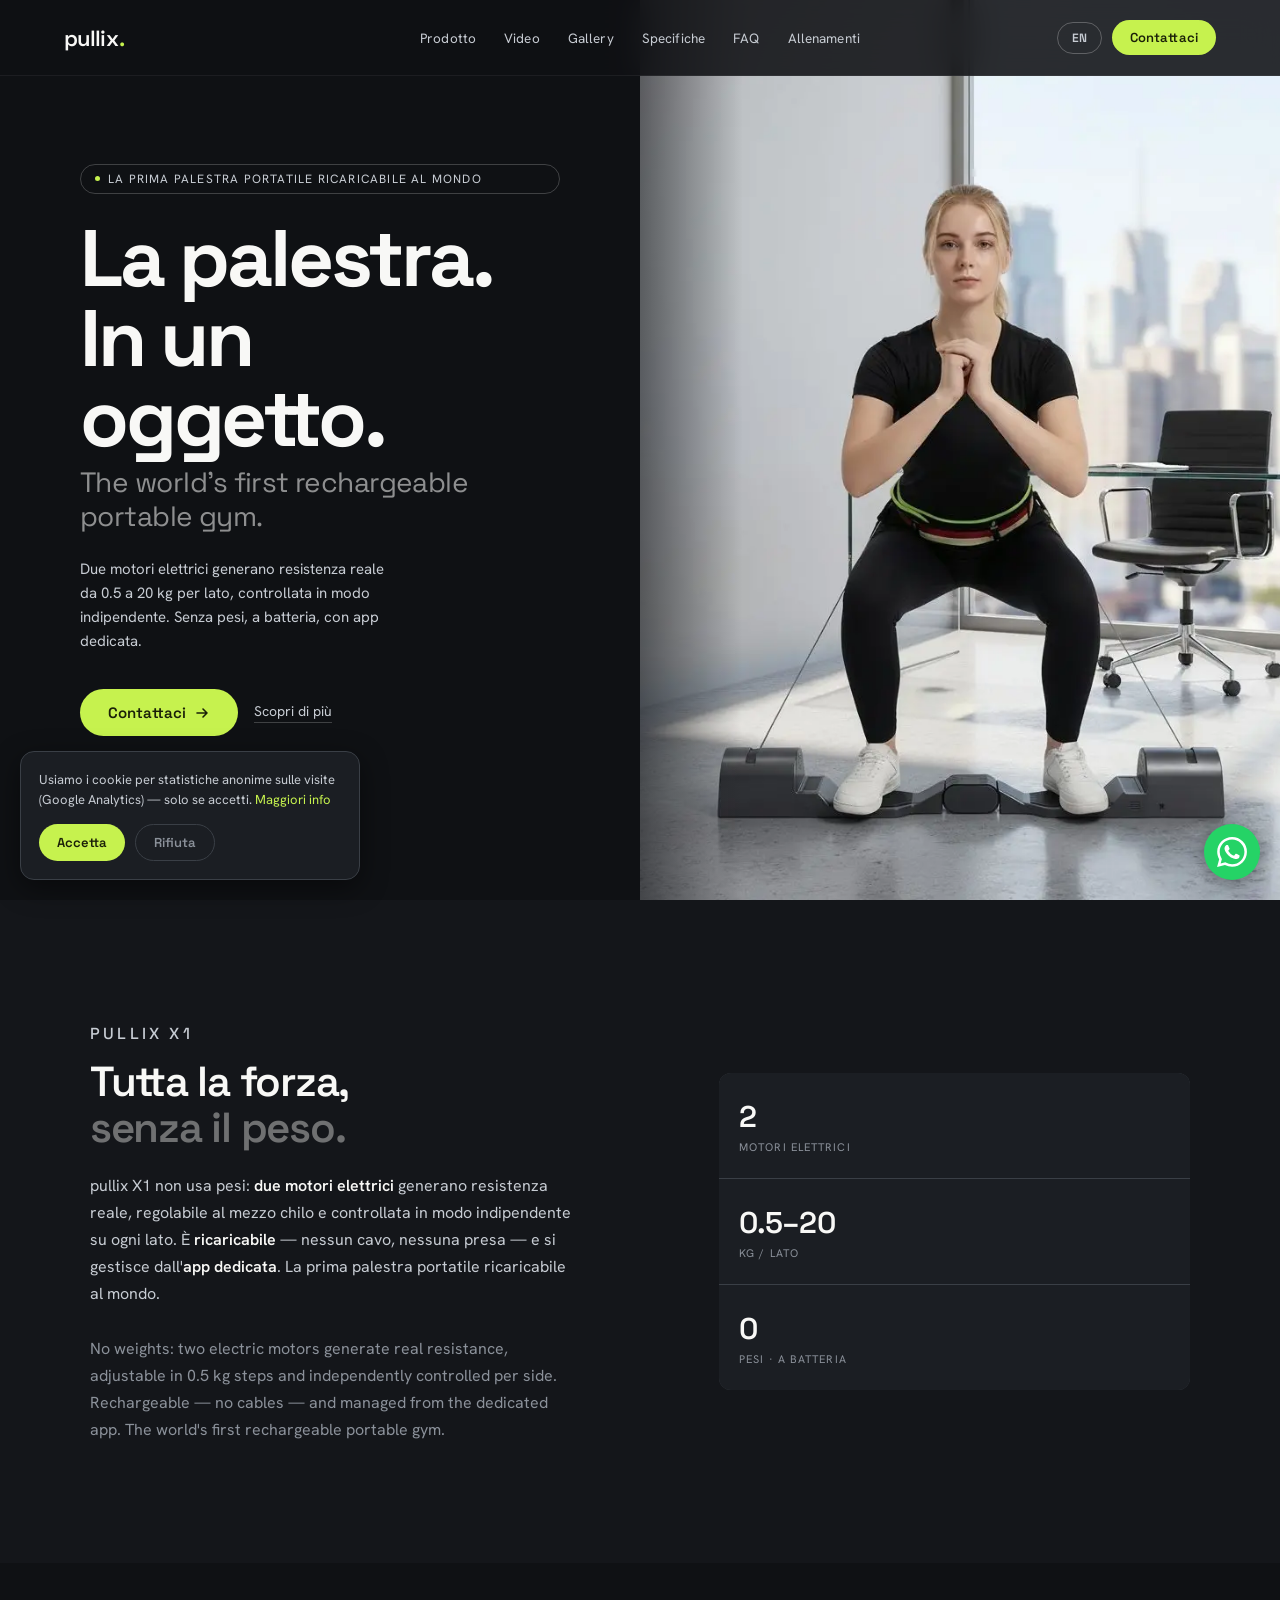
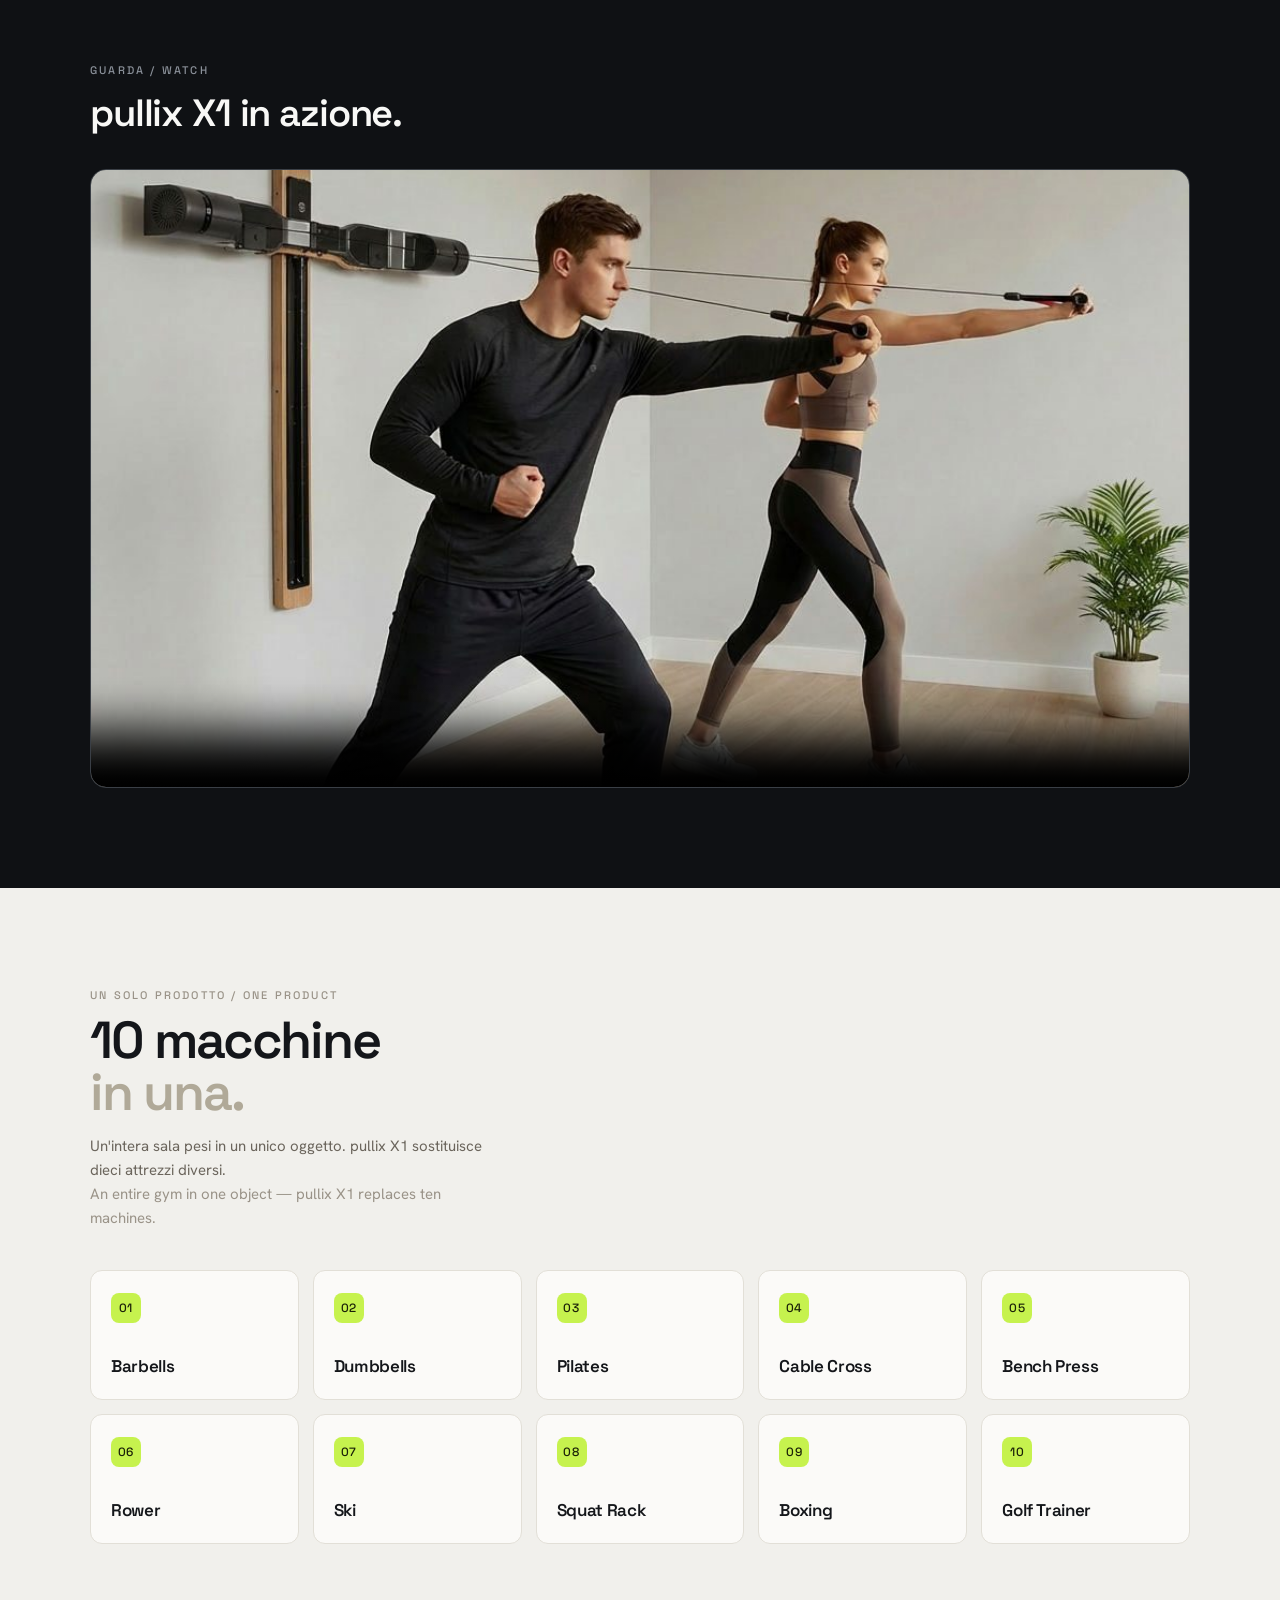
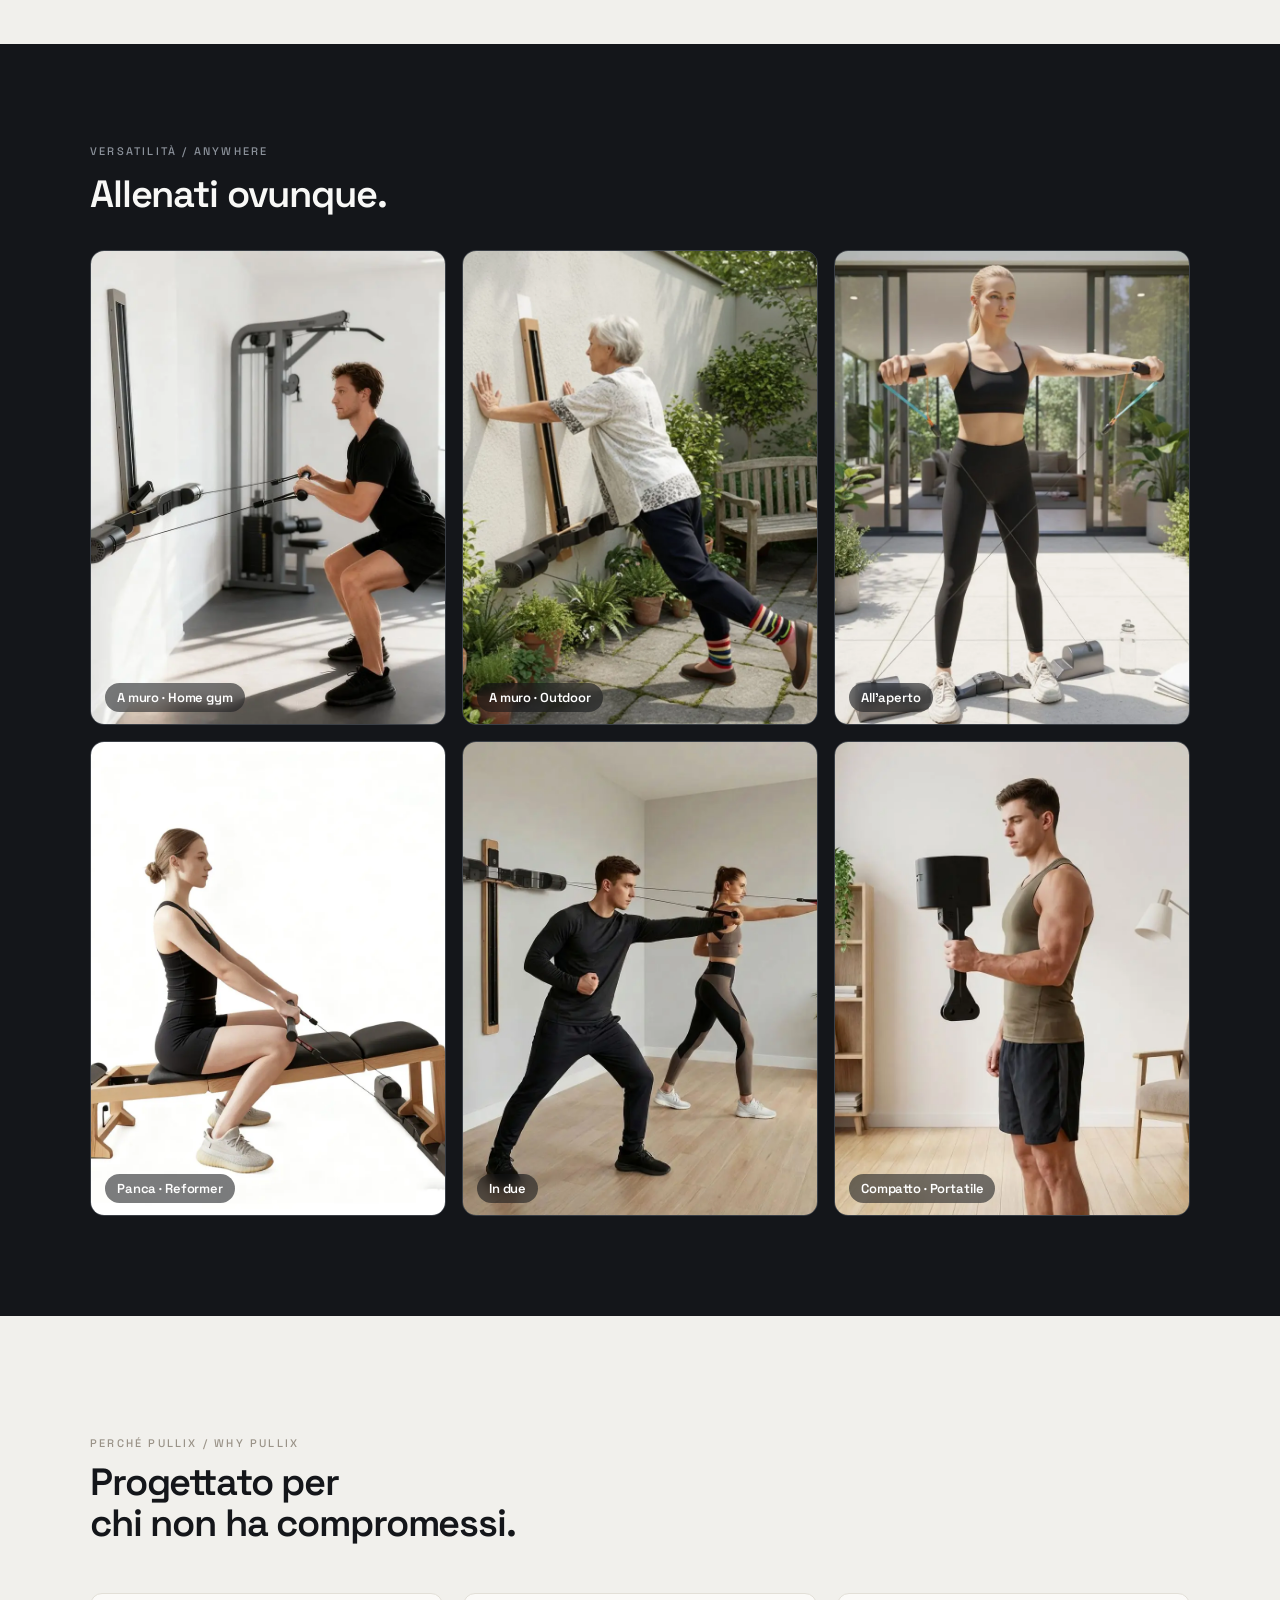
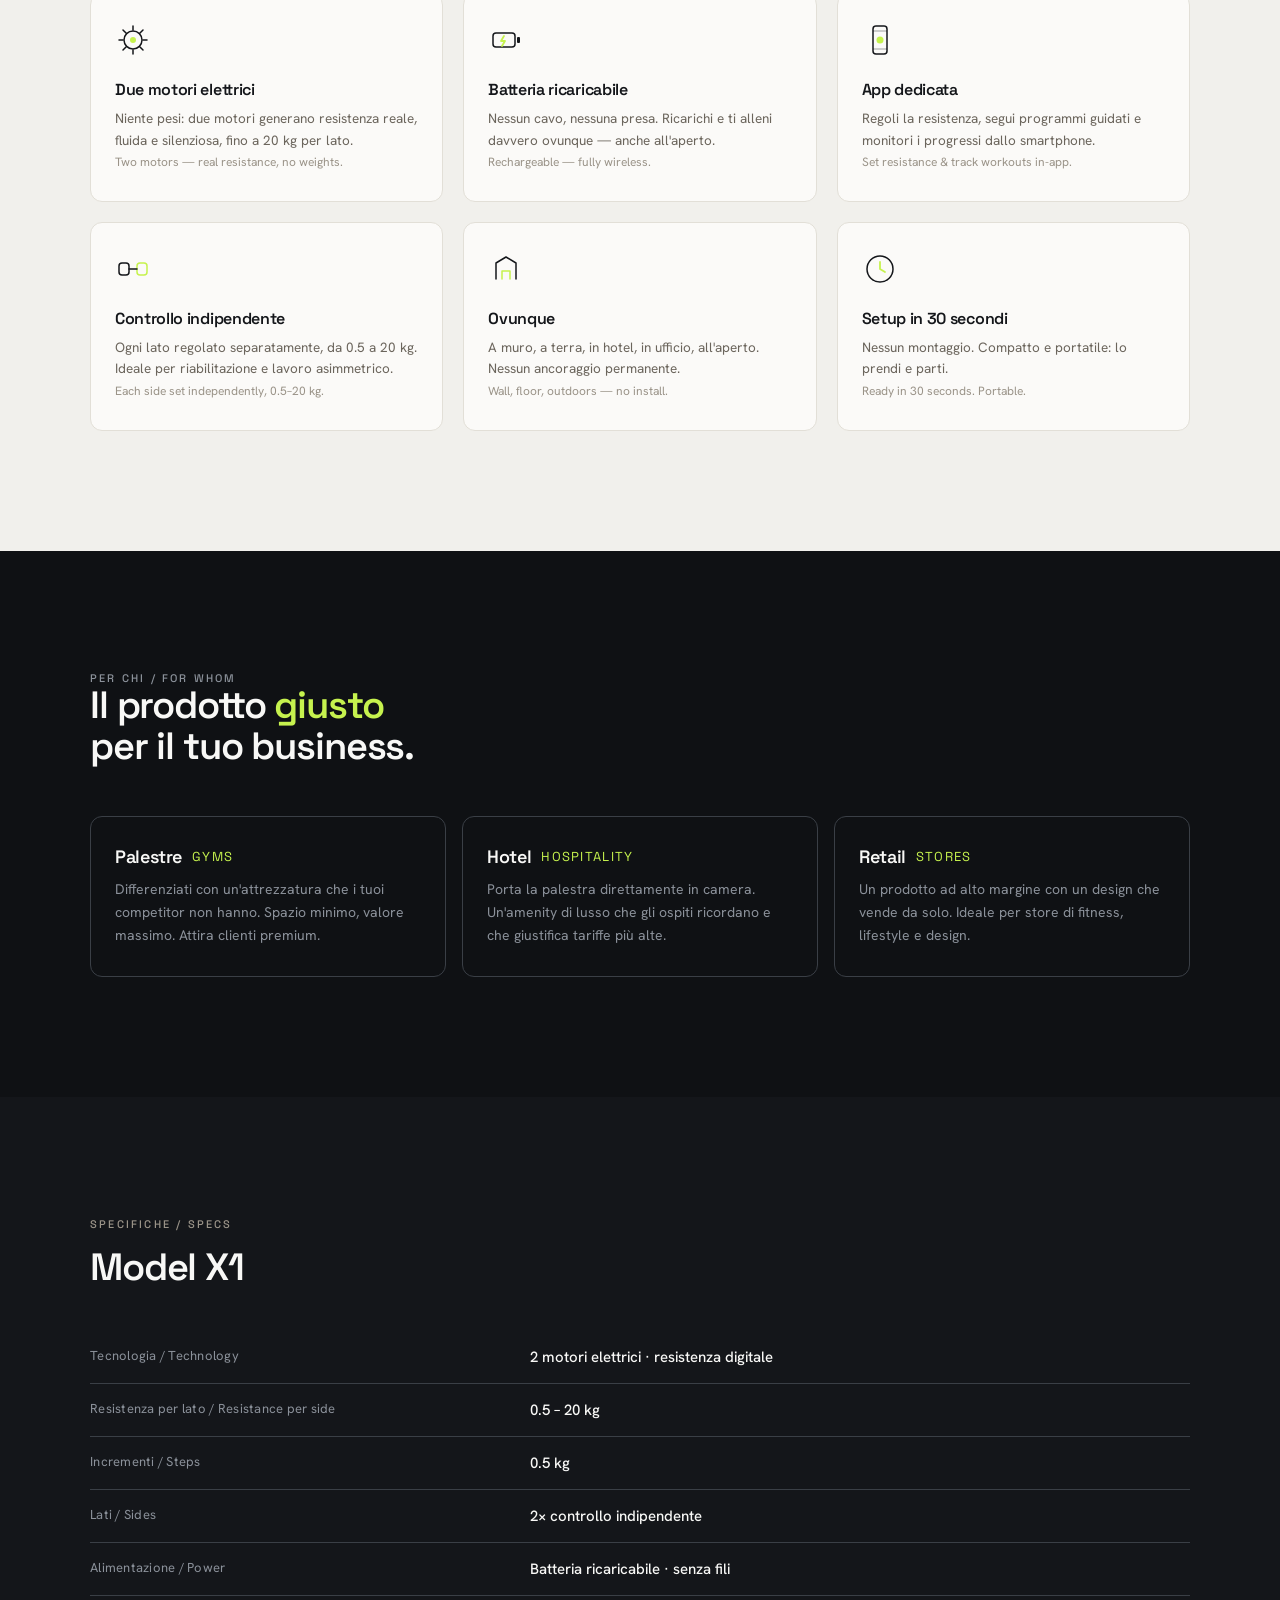
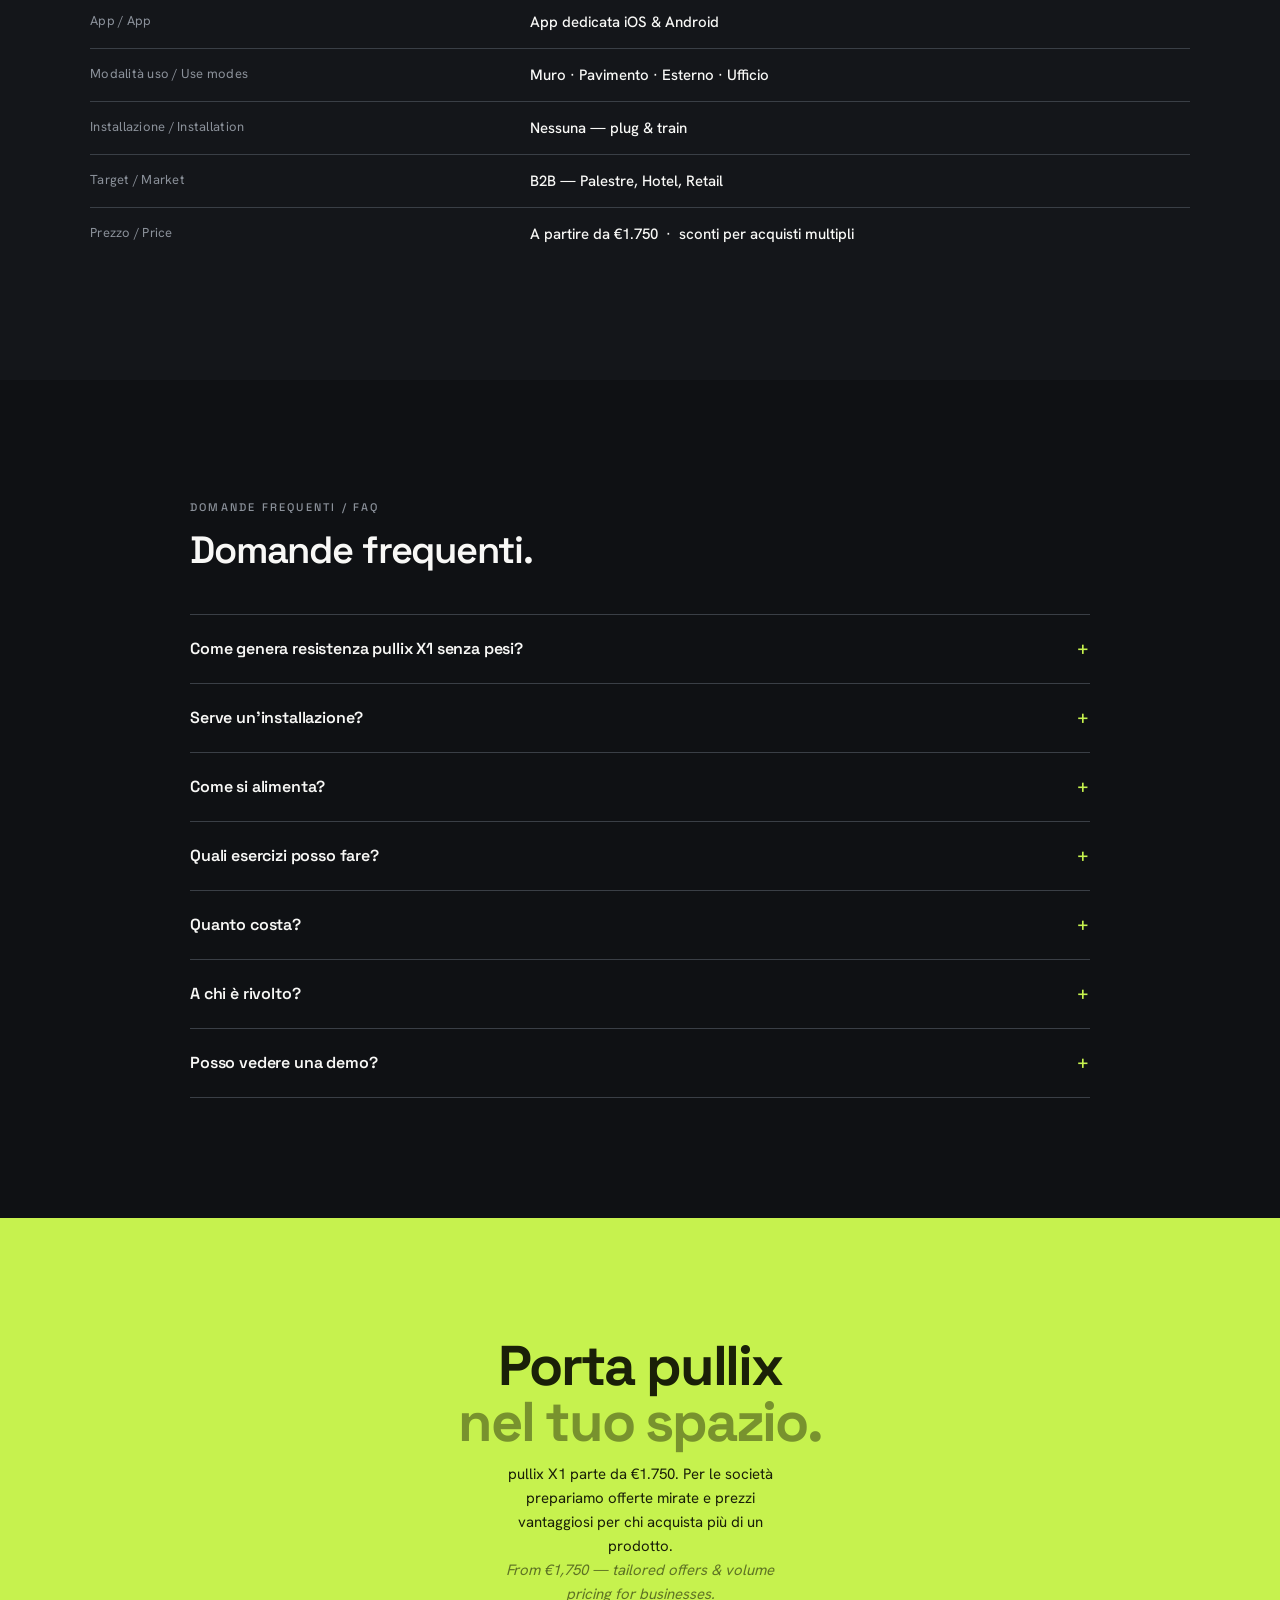
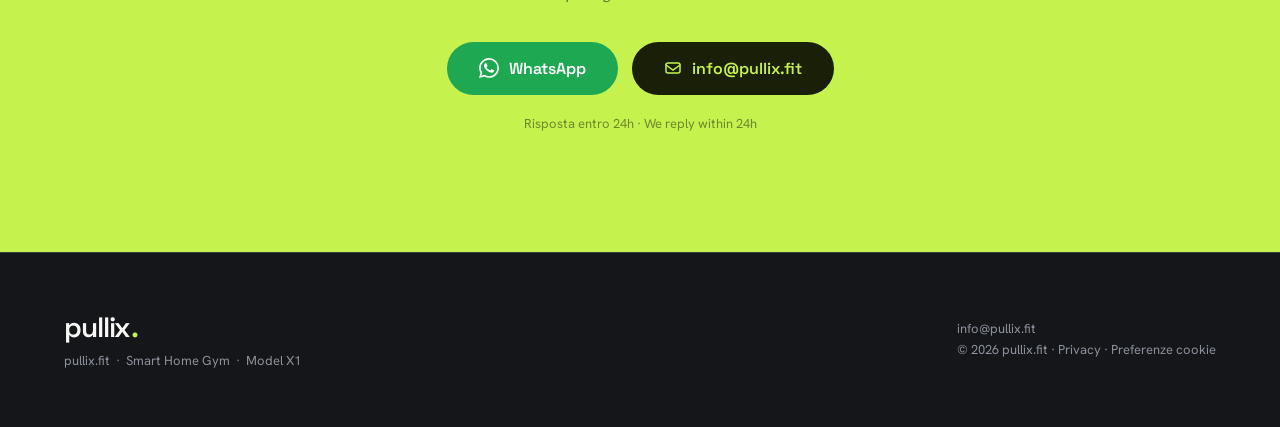
<file: index.html>
<!DOCTYPE html>
<html lang="it">
<head>
  <meta charset="utf-8">
  <meta name="viewport" content="width=device-width, initial-scale=1">
  <meta name="description" content="pullix X1 — la prima palestra portatile ricaricabile al mondo. Due motori elettrici, 0.5–20 kg per lato, app dedicata. Per palestre, hotel e retail. info@pullix.fit">
  <title>pullix. X1 — La prima palestra portatile ricaricabile</title>

  <!-- Open Graph (WhatsApp, Facebook, LinkedIn) -->
  <meta property="og:type" content="website">
  <meta property="og:site_name" content="pullix.fit">
  <meta property="og:title" content="pullix. X1 — La prima palestra portatile ricaricabile">
  <meta property="og:description" content="Due motori elettrici, 0.5–20 kg per lato, batteria ricaricabile e app dedicata. La palestra, in un oggetto.">
  <meta property="og:url" content="https://pullix.fit/">
  <meta property="og:image" content="https://pullix.fit/og-image.jpg?v=1">
  <meta property="og:image:secure_url" content="https://pullix.fit/og-image.jpg?v=1">
  <meta property="og:image:type" content="image/jpeg">
  <meta property="og:image:width" content="1200">
  <meta property="og:image:height" content="630">
  <meta property="og:image:alt" content="pullix X1 — Smart Home Gym">
  <meta property="og:locale" content="it_IT">

  <!-- Twitter / X -->
  <meta name="twitter:card" content="summary_large_image">
  <meta name="twitter:title" content="pullix. X1 — La prima palestra portatile ricaricabile">
  <meta name="twitter:description" content="Due motori elettrici, 0.5–20 kg per lato, batteria ricaricabile e app dedicata.">
  <meta name="twitter:image" content="https://pullix.fit/og-image.jpg?v=1">

  <link rel="canonical" href="https://pullix.fit/">
  <link rel="alternate" hreflang="it" href="https://pullix.fit/">
  <link rel="alternate" hreflang="en" href="https://pullix.fit/en/">
  <link rel="alternate" hreflang="x-default" href="https://pullix.fit/">
  <link rel="icon" type="image/svg+xml" href="favicon.svg">
  <link rel="apple-touch-icon" href="apple-touch-icon.png">
  <meta name="theme-color" content="#0F1114">

  <!-- Structured data -->
  <script type="application/ld+json">
  {
    "@context": "https://schema.org",
    "@graph": [
      {
        "@type": "Organization",
        "name": "pullix",
        "url": "https://pullix.fit/",
        "email": "info@pullix.fit",
        "logo": "https://pullix.fit/apple-touch-icon.png"
      },
      {
        "@type": "Product",
        "name": "pullix X1",
        "brand": { "@type": "Brand", "name": "pullix" },
        "description": "La prima palestra portatile ricaricabile al mondo. Due motori elettrici, resistenza 0.5–20 kg per lato, batteria ricaricabile e app dedicata.",
        "image": "https://pullix.fit/og-image.jpg",
        "url": "https://pullix.fit/",
        "offers": {
          "@type": "AggregateOffer",
          "lowPrice": "1750",
          "priceCurrency": "EUR",
          "availability": "https://schema.org/InStock",
          "url": "https://pullix.fit/"
        }
      },
      {
        "@type": "FAQPage",
        "mainEntity": [
          {
            "@type": "Question",
            "name": "Come genera resistenza pullix X1 senza pesi?",
            "acceptedAnswer": { "@type": "Answer", "text": "Due motori elettrici creano resistenza reale, fluida e silenziosa, da 0.5 a 20 kg per lato. Ogni lato si regola in modo indipendente, con incrementi di 0.5 kg, direttamente dall'app." }
          },
          {
            "@type": "Question",
            "name": "Serve un'installazione?",
            "acceptedAnswer": { "@type": "Answer", "text": "No. pullix X1 si usa a muro, a pavimento, in ufficio o all'aperto, senza ancoraggi permanenti: è pronto in circa 30 secondi." }
          },
          {
            "@type": "Question",
            "name": "Come si alimenta?",
            "acceptedAnswer": { "@type": "Answer", "text": "Con una batteria ricaricabile integrata: durante l'allenamento non servono cavi né prese." }
          },
          {
            "@type": "Question",
            "name": "Quali esercizi posso fare?",
            "acceptedAnswer": { "@type": "Answer", "text": "pullix X1 sostituisce dieci attrezzi: bilancieri, manubri, pilates, cable cross, bench press, rower, ski, squat rack, boxing e golf trainer. I programmi guidati sono nell'app dedicata per iOS e Android." }
          },
          {
            "@type": "Question",
            "name": "Quanto costa?",
            "acceptedAnswer": { "@type": "Answer", "text": "pullix X1 parte da €1.750. Per le società prepariamo offerte mirate, con prezzi vantaggiosi per chi acquista più di un prodotto. Scrivici su WhatsApp o via email a info@pullix.fit: rispondiamo entro 24 ore con un preventivo su misura." }
          },
          {
            "@type": "Question",
            "name": "A chi è rivolto?",
            "acceptedAnswer": { "@type": "Answer", "text": "pullix X1 è pensato per palestre, hotel e retail in Italia e in Europa." }
          },
          {
            "@type": "Question",
            "name": "Posso vedere una demo?",
            "acceptedAnswer": { "@type": "Answer", "text": "Sì. Contattaci per una dimostrazione dal vivo o in videochiamata." }
          }
        ]
      }
    ]
  }
  </script>

  <link rel="preload" href="/fonts/space-grotesk-latin.woff2" as="font" type="font/woff2" crossorigin>
  <link rel="preload" href="/fonts/hanken-grotesk-latin.woff2" as="font" type="font/woff2" crossorigin>
  <link rel="stylesheet" href="/styles.css">
</head>
<body>

  <!-- NAV -->
  <nav>
    <a class="logo" href="#">pullix<span>.</span></a>
    <div class="nav-links">
      <a href="#product">Prodotto</a>
      <a href="#video">Video</a>
      <a href="#gallery">Gallery</a>
      <a href="#specs">Specifiche</a>
      <a href="#faq">FAQ</a>
      <a href="/allenamenti/">Allenamenti</a>
    </div>
    <div class="nav-right">
      <a class="lang-switch" href="/en/">EN</a>
      <a class="nav-cta" href="#contact">Contattaci</a>
    </div>
  </nav>

  <!-- HERO -->
  <section class="hero">
    <div class="hero-content">
      <div class="hero-badge">
        <span class="hero-badge-dot"></span>
        La prima palestra portatile ricaricabile al mondo
      </div>
      <h1 class="hero-h1">La palestra.<br>In un oggetto.</h1>
      <p class="hero-h1-en">The world's first rechargeable portable gym.</p>
      <p class="hero-sub">Due motori elettrici generano resistenza reale da 0.5 a 20&nbsp;kg per lato, controllata in modo indipendente. Senza pesi, a batteria, con app dedicata.</p>
      <div class="hero-actions">
        <a class="btn-primary" href="#contact">
          Contattaci
          <svg width="16" height="16" fill="none" viewBox="0 0 16 16"><path d="M3 8h10M9 4l4 4-4 4" stroke="currentColor" stroke-width="1.6" stroke-linecap="round" stroke-linejoin="round"/></svg>
        </a>
        <a class="btn-ghost" href="#product">Scopri di più</a>
      </div>
    </div>
    <div class="hero-media">
      <picture><source srcset="assets/office.webp" type="image/webp"><img src="assets/office.jpg" alt="pullix X1 — smart home gym in uso" loading="eager" fetchpriority="high" decoding="async"></picture>
    </div>
  </section>

  <!-- PRODUCT INTRO -->
  <section class="intro" id="product">
    <div class="intro-inner">
      <div class="intro-text">
        <p class="tag">pullix X1</p>
        <h2>Tutta la forza,<br><em>senza il peso.</em></h2>
        <p>pullix X1 non usa pesi: <strong style="color:var(--white);font-weight:600;">due motori elettrici</strong> generano resistenza reale, regolabile al mezzo chilo e controllata in modo indipendente su ogni lato. È <strong style="color:var(--white);font-weight:600;">ricaricabile</strong> — nessun cavo, nessuna presa — e si gestisce dall'<strong style="color:var(--white);font-weight:600;">app dedicata</strong>. La prima palestra portatile ricaricabile al mondo.<br><br>
        <em style="color:var(--gray);font-style:normal;">No weights: two electric motors generate real resistance, adjustable in 0.5 kg steps and independently controlled per side. Rechargeable — no cables — and managed from the dedicated app. The world's first rechargeable portable gym.</em></p>
      </div>
      <div class="specs-row">
        <div class="spec-cell">
          <span class="spec-val">2</span>
          <span class="spec-key">Motori elettrici</span>
        </div>
        <div class="spec-cell">
          <span class="spec-val">0.5–20</span>
          <span class="spec-key">kg / lato</span>
        </div>
        <div class="spec-cell">
          <span class="spec-val">0</span>
          <span class="spec-key">Pesi · a batteria</span>
        </div>
      </div>
    </div>
  </section>

  <!-- VIDEO -->
  <section class="video-sec" id="video">
    <div class="video-inner">
      <p class="section-label" style="color:var(--gray);">Guarda / Watch</p>
      <h2>pullix X1 in azione.</h2>
      <div class="video-frame">
        <video
          src="assets/bgmekc-h264-hd.mp4"
          poster="assets/wall-duo.jpg"
          controls muted loop playsinline preload="metadata">
          Il tuo browser non supporta il video.
        </video>
      </div>
    </div>
  </section>

  <!-- 10 IN 1 -->
  <section class="tenin1">
    <div class="tenin1-inner">
      <p class="section-label" style="color:#9A9388;">Un solo prodotto / One product</p>
      <h2>10 macchine<br><em>in&nbsp;una.</em></h2>
      <p class="tenin1-sub">Un'intera sala pesi in un unico oggetto. pullix X1 sostituisce dieci attrezzi diversi.<br><span style="color:#9A9388;">An entire gym in one object — pullix X1 replaces ten machines.</span></p>
      <div class="tenin1-grid">
        <div class="machine"><span class="machine-n">01</span>Barbells</div>
        <div class="machine"><span class="machine-n">02</span>Dumbbells</div>
        <div class="machine"><span class="machine-n">03</span>Pilates</div>
        <div class="machine"><span class="machine-n">04</span>Cable&nbsp;Cross</div>
        <div class="machine"><span class="machine-n">05</span>Bench&nbsp;Press</div>
        <div class="machine"><span class="machine-n">06</span>Rower</div>
        <div class="machine"><span class="machine-n">07</span>Ski</div>
        <div class="machine"><span class="machine-n">08</span>Squat&nbsp;Rack</div>
        <div class="machine"><span class="machine-n">09</span>Boxing</div>
        <div class="machine"><span class="machine-n">10</span>Golf&nbsp;Trainer</div>
      </div>
    </div>
  </section>

  <!-- GALLERY / VERSATILITY -->
  <section class="gallery" id="gallery">
    <div class="gallery-inner">
      <p class="section-label" style="color:var(--gray);">Versatilità / Anywhere</p>
      <h2>Allenati ovunque.</h2>
      <div class="gallery-grid">
        <figure class="ph">
          <picture><source srcset="assets/wall-home.webp" type="image/webp"><img src="assets/wall-home.jpg" alt="pullix X1 montato a muro in home gym" loading="lazy" decoding="async"></picture>
          <figcaption>A muro · Home gym</figcaption>
        </figure>
        <figure class="ph">
          <picture><source srcset="assets/wall-garden.webp" type="image/webp"><img src="assets/wall-garden.jpg" alt="pullix X1 a muro usato in giardino" loading="lazy" decoding="async"></picture>
          <figcaption>A muro · Outdoor</figcaption>
        </figure>
        <figure class="ph">
          <picture><source srcset="assets/outdoor.webp" type="image/webp"><img src="assets/outdoor.jpg" alt="pullix X1 usato all'aperto" loading="lazy" decoding="async"></picture>
          <figcaption>All'aperto</figcaption>
        </figure>
        <figure class="ph">
          <picture><source srcset="assets/bench.webp" type="image/webp"><img src="assets/bench.jpg" alt="pullix X1 con panca reformer" loading="lazy" decoding="async"></picture>
          <figcaption>Panca · Reformer</figcaption>
        </figure>
        <figure class="ph">
          <picture><source srcset="assets/wall-duo.webp" type="image/webp"><img src="assets/wall-duo.jpg" alt="Due persone si allenano con pullix X1" loading="lazy" decoding="async"></picture>
          <figcaption>In due</figcaption>
        </figure>
        <figure class="ph">
          <picture><source srcset="assets/portable.webp" type="image/webp"><img src="assets/portable.jpg" alt="pullix X1 compatto e portatile" loading="lazy" decoding="async"></picture>
          <figcaption>Compatto · Portatile</figcaption>
        </figure>
      </div>
    </div>
  </section>

  <!-- FEATURES -->
  <section class="features" id="features">
    <div class="features-inner">
      <p class="section-label">Perché pullix / Why pullix</p>
      <h2>Progettato per<br>chi non ha compromessi.</h2>
      <div class="features-grid">
        <div class="feat">
          <svg class="feat-icon" viewBox="0 0 36 36" fill="none">
            <circle cx="18" cy="18" r="9" stroke="#14161A" stroke-width="1.5"/>
            <circle cx="18" cy="18" r="3" fill="#C6F24E"/>
            <path d="M18 4v4M18 28v4M4 18h4M28 18h4M8 8l3 3M25 25l3 3M28 8l-3 3M11 25l-3 3" stroke="#14161A" stroke-width="1.5" stroke-linecap="round"/>
          </svg>
          <h3>Due motori elettrici</h3>
          <p>Niente pesi: due motori generano resistenza reale, fluida e silenziosa, fino a 20 kg per lato.<br><span style="color:#9A9388;font-size:12px;">Two motors — real resistance, no weights.</span></p>
        </div>
        <div class="feat">
          <svg class="feat-icon" viewBox="0 0 36 36" fill="none">
            <rect x="5" y="11" width="22" height="14" rx="3" stroke="#14161A" stroke-width="1.5"/>
            <rect x="29" y="15" width="3" height="6" rx="1" fill="#14161A"/>
            <path d="M16 14l-3 5h4l-3 5" stroke="#C6F24E" stroke-width="1.8" stroke-linecap="round" stroke-linejoin="round"/>
          </svg>
          <h3>Batteria ricaricabile</h3>
          <p>Nessun cavo, nessuna presa. Ricarichi e ti alleni davvero ovunque — anche all'aperto.<br><span style="color:#9A9388;font-size:12px;">Rechargeable — fully wireless.</span></p>
        </div>
        <div class="feat">
          <svg class="feat-icon" viewBox="0 0 36 36" fill="none">
            <rect x="11" y="4" width="14" height="28" rx="3" stroke="#14161A" stroke-width="1.5"/>
            <path d="M11 9h14M11 27h14" stroke="#14161A" stroke-width="1.2" stroke-opacity=".4"/>
            <circle cx="18" cy="18" r="3.5" fill="#C6F24E"/>
          </svg>
          <h3>App dedicata</h3>
          <p>Regoli la resistenza, segui programmi guidati e monitori i progressi dallo smartphone.<br><span style="color:#9A9388;font-size:12px;">Set resistance & track workouts in-app.</span></p>
        </div>
        <div class="feat">
          <svg class="feat-icon" viewBox="0 0 36 36" fill="none">
            <rect x="4" y="12" width="10" height="12" rx="3" stroke="#14161A" stroke-width="1.5"/>
            <rect x="22" y="12" width="10" height="12" rx="3" stroke="#C6F24E" stroke-width="1.5"/>
            <path d="M14 18h8" stroke="#14161A" stroke-width="1.5" stroke-linecap="round"/>
          </svg>
          <h3>Controllo indipendente</h3>
          <p>Ogni lato regolato separatamente, da 0.5 a 20 kg. Ideale per riabilitazione e lavoro asimmetrico.<br><span style="color:#9A9388;font-size:12px;">Each side set independently, 0.5–20 kg.</span></p>
        </div>
        <div class="feat">
          <svg class="feat-icon" viewBox="0 0 36 36" fill="none">
            <path d="M8 28V12l10-6 10 6v16" stroke="#14161A" stroke-width="1.5" stroke-linecap="round" stroke-linejoin="round"/>
            <path d="M14 28v-8h8v8" stroke="#C6F24E" stroke-width="1.5" stroke-linecap="round" stroke-linejoin="round"/>
          </svg>
          <h3>Ovunque</h3>
          <p>A muro, a terra, in hotel, in ufficio, all'aperto. Nessun ancoraggio permanente.<br><span style="color:#9A9388;font-size:12px;">Wall, floor, outdoors — no install.</span></p>
        </div>
        <div class="feat">
          <svg class="feat-icon" viewBox="0 0 36 36" fill="none">
            <circle cx="18" cy="18" r="13" stroke="#14161A" stroke-width="1.5"/>
            <path d="M18 11v7l5 3" stroke="#C6F24E" stroke-width="1.8" stroke-linecap="round" stroke-linejoin="round"/>
          </svg>
          <h3>Setup in 30 secondi</h3>
          <p>Nessun montaggio. Compatto e portatile: lo prendi e parti.<br><span style="color:#9A9388;font-size:12px;">Ready in 30 seconds. Portable.</span></p>
        </div>
      </div>
    </div>
  </section>

  <!-- FOR WHO -->
  <section class="forwho">
    <div class="forwho-inner">
      <p class="tag" style="color:var(--gray);">Per chi / For whom</p>
      <h2>Il prodotto <em>giusto</em><br>per il tuo business.</h2>
      <div class="audience-grid">
        <div class="audience-card">
          <h3>Palestre <span>Gyms</span></h3>
          <p>Differenziati con un'attrezzatura che i tuoi competitor non hanno. Spazio minimo, valore massimo. Attira clienti premium.</p>
        </div>
        <div class="audience-card">
          <h3>Hotel <span>Hospitality</span></h3>
          <p>Porta la palestra direttamente in camera. Un'amenity di lusso che gli ospiti ricordano e che giustifica tariffe più alte.</p>
        </div>
        <div class="audience-card">
          <h3>Retail <span>Stores</span></h3>
          <p>Un prodotto ad alto margine con un design che vende da solo. Ideale per store di fitness, lifestyle e design.</p>
        </div>
      </div>
    </div>
  </section>

  <!-- TECH SPECS -->
  <section class="techspecs" id="specs">
    <div class="techspecs-inner">
      <p class="section-label">Specifiche / Specs</p>
      <h2>Model X1</h2>
      <table class="specs-table">
        <tr>
          <td>Tecnologia / Technology</td>
          <td>2 motori elettrici · resistenza digitale</td>
        </tr>
        <tr>
          <td>Resistenza per lato / Resistance per side</td>
          <td>0.5 – 20 kg</td>
        </tr>
        <tr>
          <td>Incrementi / Steps</td>
          <td>0.5 kg</td>
        </tr>
        <tr>
          <td>Lati / Sides</td>
          <td>2× controllo indipendente</td>
        </tr>
        <tr>
          <td>Alimentazione / Power</td>
          <td>Batteria ricaricabile · senza fili</td>
        </tr>
        <tr>
          <td>App / App</td>
          <td>App dedicata iOS &amp; Android</td>
        </tr>
        <tr>
          <td>Modalità uso / Use modes</td>
          <td>Muro · Pavimento · Esterno · Ufficio</td>
        </tr>
        <tr>
          <td>Installazione / Installation</td>
          <td>Nessuna — plug &amp; train</td>
        </tr>
        <tr>
          <td>Target / Market</td>
          <td>B2B — Palestre, Hotel, Retail</td>
        </tr>
        <tr>
          <td>Prezzo / Price</td>
          <td>A partire da €1.750 &nbsp;·&nbsp; sconti per acquisti multipli</td>
        </tr>
      </table>
    </div>
  </section>

  <!-- FAQ -->
  <section class="faq" id="faq">
    <div class="faq-inner">
      <p class="section-label" style="color:var(--gray);">Domande frequenti / FAQ</p>
      <h2>Domande frequenti.</h2>
      <details>
        <summary>Come genera resistenza pullix X1 senza pesi?</summary>
        <p>Due motori elettrici creano resistenza reale, fluida e silenziosa, da 0.5 a 20 kg per lato. Ogni lato si regola in modo indipendente, con incrementi di 0.5 kg, direttamente dall'app.</p>
      </details>
      <details>
        <summary>Serve un'installazione?</summary>
        <p>No. pullix X1 si usa a muro, a pavimento, in ufficio o all'aperto, senza ancoraggi permanenti: è pronto in circa 30 secondi.</p>
      </details>
      <details>
        <summary>Come si alimenta?</summary>
        <p>Con una batteria ricaricabile integrata: durante l'allenamento non servono cavi né prese. Puoi usarlo davvero ovunque, anche all'aperto.</p>
      </details>
      <details>
        <summary>Quali esercizi posso fare?</summary>
        <p>pullix X1 sostituisce dieci attrezzi: bilancieri, manubri, pilates, cable cross, bench press, rower, ski, squat rack, boxing e golf trainer. I programmi guidati sono nell'app dedicata per iOS e Android.</p>
      </details>
      <details>
        <summary>Quanto costa?</summary>
        <p>pullix X1 parte da €1.750. Per le società prepariamo offerte mirate, con prezzi vantaggiosi per chi acquista più di un prodotto. Scrivici su WhatsApp o via email a info@pullix.fit: rispondiamo entro 24 ore con un preventivo su misura.</p>
      </details>
      <details>
        <summary>A chi è rivolto?</summary>
        <p>pullix X1 è pensato per palestre, hotel e retail in Italia e in Europa. Se hai un'altra esigenza, contattaci comunque: troviamo la soluzione giusta.</p>
      </details>
      <details>
        <summary>Posso vedere una demo?</summary>
        <p>Sì. Contattaci per una dimostrazione dal vivo o in videochiamata: il prodotto è portatile, la demo è semplice da organizzare.</p>
      </details>
    </div>
  </section>

  <!-- CTA -->
  <section class="cta-section" id="contact">
    <h2>Porta pullix<br><em>nel tuo spazio.</em></h2>
    <p class="cta-sub">pullix X1 parte da €1.750. Per le società prepariamo offerte mirate e prezzi vantaggiosi per chi acquista più di un prodotto.<br><em style="opacity:.6">From €1,750 — tailored offers &amp; volume pricing for businesses.</em></p>
    <div class="cta-actions">
      <a class="btn-wa" href="https://wa.me/393495134895?text=Ciao%21%20Vorrei%20informazioni%20su%20pullix%20X1." target="_blank" rel="noopener">
        <svg width="20" height="20" viewBox="0 0 24 24" fill="currentColor"><path d="M17.472 14.382c-.297-.149-1.758-.867-2.03-.967-.273-.099-.471-.148-.67.15-.197.297-.767.966-.94 1.164-.173.199-.347.223-.644.075-.297-.15-1.255-.463-2.39-1.475-.883-.788-1.48-1.761-1.653-2.059-.173-.297-.018-.458.13-.606.134-.133.297-.347.446-.52.149-.174.198-.298.297-.497.1-.198.05-.371-.025-.52-.075-.149-.669-1.612-.916-2.207-.242-.579-.487-.5-.669-.51-.173-.008-.371-.01-.57-.01-.198 0-.52.074-.792.372-.272.297-1.04 1.016-1.04 2.479 0 1.462 1.065 2.875 1.213 3.074.149.198 2.096 3.2 5.077 4.487.709.306 1.262.489 1.694.625.712.227 1.36.195 1.871.118.571-.085 1.758-.719 2.006-1.413.248-.694.248-1.289.173-1.413-.074-.124-.272-.198-.57-.347m-5.421 7.403h-.004a9.87 9.87 0 01-5.031-1.378l-.361-.214-3.741.982.998-3.648-.235-.374a9.86 9.86 0 01-1.51-5.26c.001-5.45 4.436-9.884 9.888-9.884 2.64 0 5.122 1.03 6.988 2.898a9.825 9.825 0 012.893 6.994c-.003 5.45-4.437 9.884-9.885 9.884m8.413-18.297A11.815 11.815 0 0012.05 0C5.495 0 .16 5.335.157 11.892c0 2.096.547 4.142 1.588 5.945L.057 24l6.305-1.654a11.882 11.882 0 005.683 1.448h.005c6.554 0 11.89-5.335 11.893-11.893a11.821 11.821 0 00-3.48-8.413z"/></svg>
        WhatsApp
      </a>
      <a class="btn-dark" href="mailto:info@pullix.fit">
        <svg width="18" height="18" fill="none" viewBox="0 0 18 18"><rect x="2" y="4" width="14" height="10" rx="2" stroke="currentColor" stroke-width="1.5"/><path d="M2 6l7 5 7-5" stroke="currentColor" stroke-width="1.5" stroke-linecap="round"/></svg>
        info@pullix.fit
      </a>
    </div>
    <p class="cta-note">Risposta entro 24h · We reply within 24h</p>
  </section>

  <!-- FOOTER -->
  <footer>
    <div>
      <div class="footer-logo">pullix<span>.</span></div>
      <p style="margin-top:6px;">pullix.fit &nbsp;·&nbsp; Smart Home Gym &nbsp;·&nbsp; Model X1</p>
    </div>
    <p><a href="mailto:info@pullix.fit">info@pullix.fit</a><br>© 2026 pullix.fit · <a href="/privacy/">Privacy</a> · <a href="#" data-cookie-prefs>Preferenze cookie</a></p>
  </footer>

  <!-- WHATSAPP FAB -->
  <a class="wa-fab" href="https://wa.me/393495134895?text=Ciao%21%20Vorrei%20informazioni%20su%20pullix%20X1." target="_blank" rel="noopener" aria-label="Scrivici su WhatsApp">
    <svg viewBox="0 0 24 24" fill="currentColor" aria-hidden="true"><path d="M17.472 14.382c-.297-.149-1.758-.867-2.03-.967-.273-.099-.471-.148-.67.15-.197.297-.767.966-.94 1.164-.173.199-.347.223-.644.075-.297-.15-1.255-.463-2.39-1.475-.883-.788-1.48-1.761-1.653-2.059-.173-.297-.018-.458.13-.606.134-.133.297-.347.446-.52.149-.174.198-.298.297-.497.1-.198.05-.371-.025-.52-.075-.149-.669-1.612-.916-2.207-.242-.579-.487-.5-.669-.51-.173-.008-.371-.01-.57-.01-.198 0-.52.074-.792.372-.272.297-1.04 1.016-1.04 2.479 0 1.462 1.065 2.875 1.213 3.074.149.198 2.096 3.2 5.077 4.487.709.306 1.262.489 1.694.625.712.227 1.36.195 1.871.118.571-.085 1.758-.719 2.006-1.413.248-.694.248-1.289.173-1.413-.074-.124-.272-.198-.57-.347m-5.421 7.403h-.004a9.87 9.87 0 01-5.031-1.378l-.361-.214-3.741.982.998-3.648-.235-.374a9.86 9.86 0 01-1.51-5.26c.001-5.45 4.436-9.884 9.888-9.884 2.64 0 5.122 1.03 6.988 2.898a9.825 9.825 0 012.893 6.994c-.003 5.45-4.437 9.884-9.885 9.884m8.413-18.297A11.815 11.815 0 0012.05 0C5.495 0 .16 5.335.157 11.892c0 2.096.547 4.142 1.588 5.945L.057 24l6.305-1.654a11.882 11.882 0 005.683 1.448h.005c6.554 0 11.89-5.335 11.893-11.893a11.821 11.821 0 00-3.48-8.413z"/></svg>
  </a>

  <script src="/site.js" defer></script>

</body>
</html>
</file>
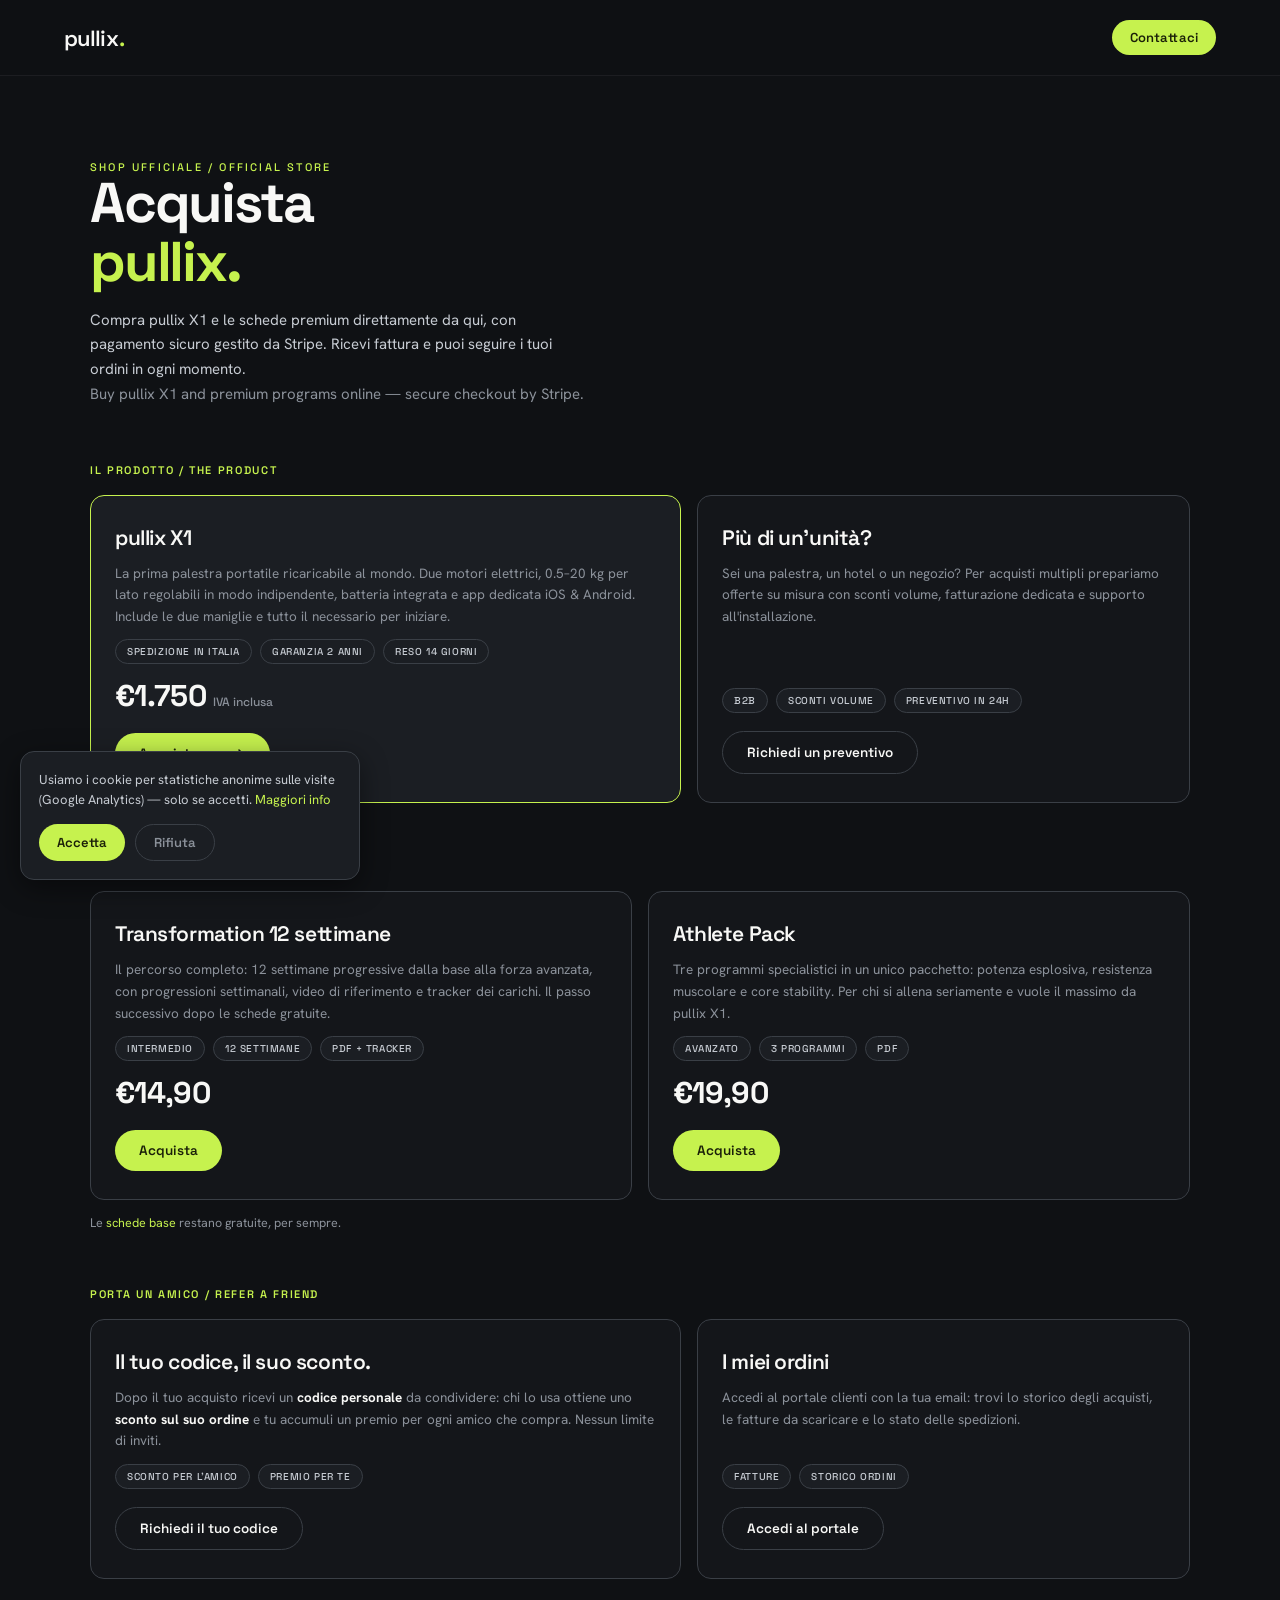
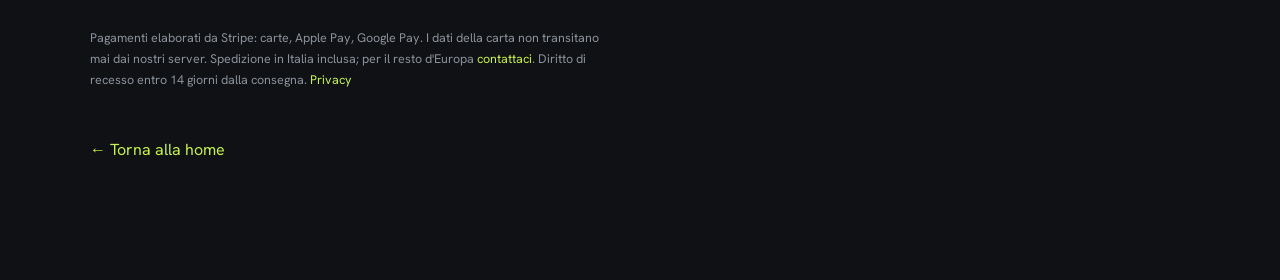
<file: acquista/index.html>
<!DOCTYPE html>
<html lang="it">
<head>
  <meta charset="utf-8">
  <meta name="viewport" content="width=device-width, initial-scale=1">
  <meta name="description" content="Acquista pullix X1 e le schede di allenamento premium direttamente online. Pagamento sicuro con Stripe.">
  <!-- Pagina in anteprima: rimuovere noindex al go-live dello shop -->
  <meta name="robots" content="noindex, nofollow">
  <title>Acquista — pullix.fit</title>
  <link rel="canonical" href="https://pullix.fit/acquista/">
  <link rel="icon" type="image/svg+xml" href="/favicon.svg">
  <link rel="apple-touch-icon" href="/apple-touch-icon.png">
  <meta name="theme-color" content="#0F1114">
  <meta property="og:type" content="website">
  <meta property="og:site_name" content="pullix.fit">
  <meta property="og:title" content="Acquista pullix X1 online">
  <meta property="og:description" content="pullix X1 da €1.750, schede premium e programma referral. Pagamento sicuro con Stripe.">
  <meta property="og:url" content="https://pullix.fit/acquista/">
  <meta property="og:image" content="https://pullix.fit/og-image.jpg?v=1">
  <link rel="preload" href="/fonts/space-grotesk-latin.woff2" as="font" type="font/woff2" crossorigin>
  <link rel="preload" href="/fonts/hanken-grotesk-latin.woff2" as="font" type="font/woff2" crossorigin>
  <link rel="stylesheet" href="/styles.css">
  <style>
    .sh { background: var(--dark); padding: 130px 24px 80px; min-height: 100vh; }
    .sh-inner { max-width: 1100px; margin: 0 auto; }
    .sh h1 {
      font-family: var(--d); font-weight: 700;
      font-size: clamp(34px, 7vw, 56px); letter-spacing: -0.04em;
      line-height: 1.05; margin-bottom: 16px;
    }
    .sh h1 em { font-style: normal; color: var(--volt); }
    .sh-sub { font-size: 15px; line-height: 1.65; color: var(--light); max-width: 62ch; margin-bottom: 48px; }
    .sh-label {
      font-family: var(--d); font-size: 11px; font-weight: 600; letter-spacing: 0.15em;
      color: var(--volt); text-transform: uppercase; margin: 56px 0 18px;
    }
    .sh-grid { display: grid; grid-template-columns: 1fr; gap: 16px; }
    .sh-card {
      border: 1px solid var(--mid); border-radius: 14px; padding: 28px 24px;
      background: var(--dark2);
      display: flex; flex-direction: column; gap: 12px;
      transition: border-color .15s, transform .15s;
    }
    .sh-card:hover { border-color: var(--volt); transform: translateY(-2px); }
    .sh-card.hero-card { border-color: var(--volt); background: var(--dark3); }
    .sh-card h2 { font-family: var(--d); font-weight: 600; font-size: 21px; letter-spacing: -0.02em; }
    .sh-card p { font-size: 13.5px; line-height: 1.6; color: var(--gray); flex: 1; }
    .sh-price {
      font-family: var(--d); font-weight: 700; font-size: 30px; letter-spacing: -0.03em;
      color: var(--white);
    }
    .sh-price small { font-size: 12px; font-weight: 500; color: var(--gray); letter-spacing: 0; }
    .sh-meta { display: flex; gap: 8px; flex-wrap: wrap; }
    .sh-tag {
      font-family: var(--d); font-size: 10px; font-weight: 500; letter-spacing: 0.06em;
      text-transform: uppercase; color: var(--light);
      background: var(--dark3); border: 1px solid var(--mid); border-radius: 100px; padding: 5px 11px;
    }
    .sh-buy {
      display: inline-flex; align-items: center; gap: 8px; align-self: flex-start;
      background: var(--volt); color: var(--volt-dark); border: 0; cursor: pointer;
      font-family: var(--d); font-weight: 600; font-size: 13.5px;
      padding: 12px 24px; border-radius: 100px; text-decoration: none;
      transition: opacity .15s; margin-top: 6px;
    }
    .sh-buy:hover { opacity: .85; }
    .sh-buy.ghost {
      background: transparent; color: var(--white); border: 1px solid var(--mid);
    }
    .sh-buy.ghost:hover { border-color: var(--volt); opacity: 1; }
    .sh-split { display: grid; grid-template-columns: 1fr; gap: 16px; }
    .sh-note { margin-top: 48px; font-size: 12.5px; line-height: 1.7; color: var(--gray); max-width: 75ch; }
    .sh-note a { color: var(--volt); text-decoration: none; }
    /* Avviso "shop in arrivo" */
    .sh-toast {
      position: fixed; left: 50%; bottom: 24px; transform: translateX(-50%);
      background: var(--dark3); border: 1px solid var(--volt); border-radius: 14px;
      padding: 18px 22px; max-width: 92vw; width: 420px; z-index: 200;
      font-size: 13.5px; line-height: 1.6; color: var(--light);
      box-shadow: 0 12px 40px rgba(0,0,0,.5);
    }
    .sh-toast strong { color: var(--white); }
    .sh-toast .sh-toast-actions { display: flex; gap: 10px; margin-top: 12px; }
    .sh-toast a, .sh-toast button {
      font-family: var(--d); font-size: 12.5px; font-weight: 600; cursor: pointer;
      padding: 9px 18px; border-radius: 100px; text-decoration: none; border: 0;
    }
    .sh-toast a { background: var(--volt); color: var(--volt-dark); }
    .sh-toast button { background: transparent; color: var(--gray); border: 1px solid var(--mid); }
    @media (min-width: 768px) {
      .sh { padding: 150px 48px 100px; }
      .sh-grid { grid-template-columns: 1fr 1fr; }
      .sh-split { grid-template-columns: 1.2fr 1fr; }
    }
    @media (min-width: 1024px) { .sh { padding: 160px 64px 120px; } }
  </style>
</head>
<body>

  <nav>
    <a class="logo" href="/">pullix<span>.</span></a>
    <div class="nav-right">
      <a class="nav-cta" href="/#contact">Contattaci</a>
    </div>
  </nav>

  <main class="sh">
    <div class="sh-inner">
      <p class="tag">Shop ufficiale / Official store</p>
      <h1>Acquista<br><em>pullix.</em></h1>
      <p class="sh-sub">Compra pullix X1 e le schede premium direttamente da qui, con pagamento sicuro gestito da Stripe. Ricevi fattura e puoi seguire i tuoi ordini in ogni momento.<br><em style="color:var(--gray);font-style:normal;">Buy pullix X1 and premium programs online — secure checkout by Stripe.</em></p>

      <!-- X1 -->
      <p class="sh-label">Il prodotto / The product</p>
      <div class="sh-split">
        <div class="sh-card hero-card">
          <h2>pullix X1</h2>
          <p>La prima palestra portatile ricaricabile al mondo. Due motori elettrici, 0.5–20 kg per lato regolabili in modo indipendente, batteria integrata e app dedicata iOS &amp; Android. Include le due maniglie e tutto il necessario per iniziare.</p>
          <div class="sh-meta">
            <span class="sh-tag">Spedizione in Italia</span><span class="sh-tag">Garanzia 2 anni</span><span class="sh-tag">Reso 14 giorni</span>
          </div>
          <span class="sh-price">€1.750 <small>IVA inclusa</small></span>
          <button class="sh-buy" data-stripe="x1">
            Acquista ora
            <svg width="16" height="16" fill="none" viewBox="0 0 16 16"><path d="M3 8h10M9 4l4 4-4 4" stroke="currentColor" stroke-width="1.6" stroke-linecap="round" stroke-linejoin="round"/></svg>
          </button>
        </div>
        <div class="sh-card">
          <h2>Più di un'unità?</h2>
          <p>Sei una palestra, un hotel o un negozio? Per acquisti multipli prepariamo offerte su misura con sconti volume, fatturazione dedicata e supporto all'installazione.</p>
          <div class="sh-meta">
            <span class="sh-tag">B2B</span><span class="sh-tag">Sconti volume</span><span class="sh-tag">Preventivo in 24h</span>
          </div>
          <a class="sh-buy ghost" href="https://wa.me/393495134895?text=Ciao%21%20Vorrei%20un%20preventivo%20per%20pi%C3%B9%20unit%C3%A0%20di%20pullix%20X1." target="_blank" rel="noopener">Richiedi un preventivo</a>
        </div>
      </div>

      <!-- SCHEDE PREMIUM -->
      <p class="sh-label">Schede premium / Premium programs</p>
      <div class="sh-grid">
        <div class="sh-card">
          <h2>Transformation 12 settimane</h2>
          <p>Il percorso completo: 12 settimane progressive dalla base alla forza avanzata, con progressioni settimanali, video di riferimento e tracker dei carichi. Il passo successivo dopo le schede gratuite.</p>
          <div class="sh-meta">
            <span class="sh-tag">Intermedio</span><span class="sh-tag">12 settimane</span><span class="sh-tag">PDF + Tracker</span>
          </div>
          <span class="sh-price">€14,90</span>
          <button class="sh-buy" data-stripe="scheda-transformation">Acquista</button>
        </div>
        <div class="sh-card">
          <h2>Athlete Pack</h2>
          <p>Tre programmi specialistici in un unico pacchetto: potenza esplosiva, resistenza muscolare e core stability. Per chi si allena seriamente e vuole il massimo da pullix X1.</p>
          <div class="sh-meta">
            <span class="sh-tag">Avanzato</span><span class="sh-tag">3 programmi</span><span class="sh-tag">PDF</span>
          </div>
          <span class="sh-price">€19,90</span>
          <button class="sh-buy" data-stripe="scheda-athlete">Acquista</button>
        </div>
      </div>
      <p style="margin-top:14px;font-size:12.5px;color:var(--gray);">Le <a href="/allenamenti/" style="color:var(--volt);text-decoration:none;">schede base</a> restano gratuite, per sempre.</p>

      <!-- REFERRAL -->
      <p class="sh-label">Porta un amico / Refer a friend</p>
      <div class="sh-split">
        <div class="sh-card">
          <h2>Il tuo codice, il suo sconto.</h2>
          <p>Dopo il tuo acquisto ricevi un <strong style="color:var(--white);">codice personale</strong> da condividere: chi lo usa ottiene uno <strong style="color:var(--white);">sconto sul suo ordine</strong> e tu accumuli un premio per ogni amico che compra. Nessun limite di inviti.</p>
          <div class="sh-meta">
            <span class="sh-tag">Sconto per l'amico</span><span class="sh-tag">Premio per te</span>
          </div>
          <button class="sh-buy ghost" data-stripe="referral">Richiedi il tuo codice</button>
        </div>
        <div class="sh-card">
          <h2>I miei ordini</h2>
          <p>Accedi al portale clienti con la tua email: trovi lo storico degli acquisti, le fatture da scaricare e lo stato delle spedizioni.</p>
          <div class="sh-meta">
            <span class="sh-tag">Fatture</span><span class="sh-tag">Storico ordini</span>
          </div>
          <button class="sh-buy ghost" data-stripe="portal">Accedi al portale</button>
        </div>
      </div>

      <p class="sh-note">Pagamenti elaborati da Stripe: carte, Apple&nbsp;Pay, Google&nbsp;Pay. I dati della carta non transitano mai dai nostri server. Spedizione in Italia inclusa; per il resto d'Europa <a href="/#contact">contattaci</a>. Diritto di recesso entro 14 giorni dalla consegna. <a href="/privacy/">Privacy</a></p>

      <p style="margin-top:48px;"><a href="/" style="color:var(--volt);text-decoration:none;">← Torna alla home</a></p>
    </div>
  </main>

  <script src="/store.js" defer></script>
  <script src="/site.js" defer></script>

</body>
</html>
</file>
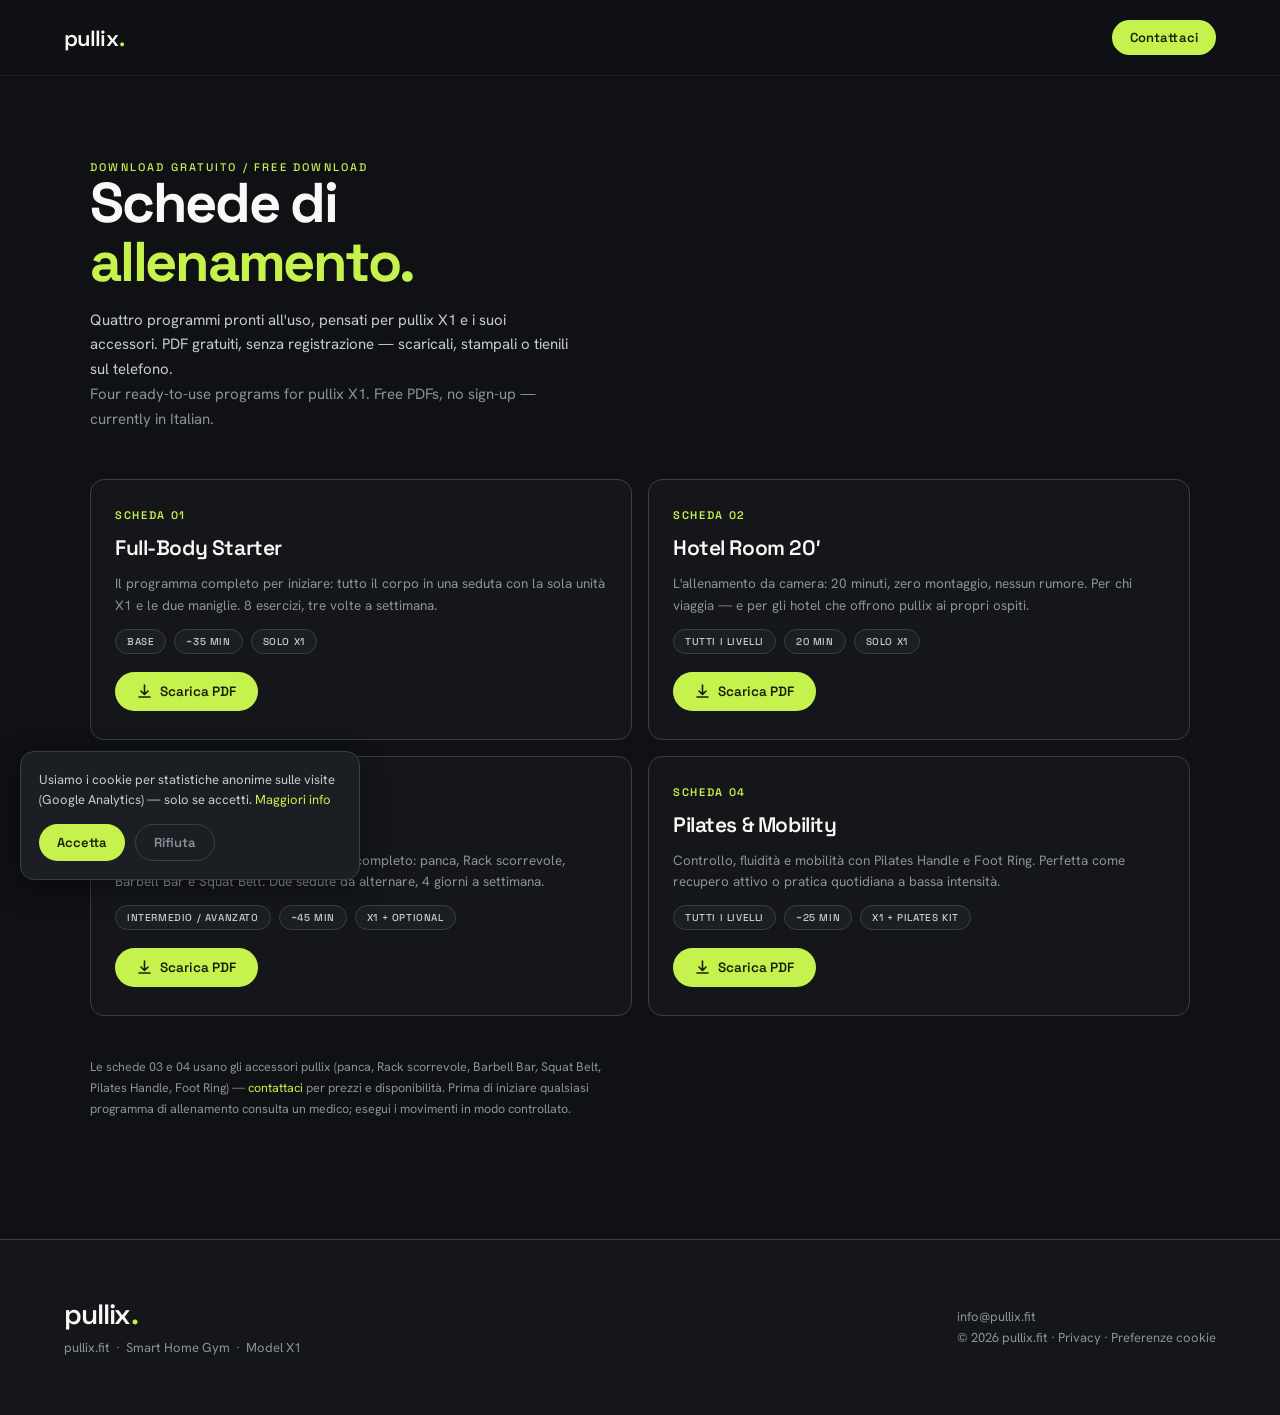
<file: allenamenti/index.html>
<!DOCTYPE html>
<html lang="it">
<head>
  <meta charset="utf-8">
  <meta name="viewport" content="width=device-width, initial-scale=1">
  <meta name="description" content="Schede di allenamento gratuite per pullix X1: full-body, hotel room 20', forza con panca e rack, pilates. Scarica i PDF.">
  <title>Schede di allenamento — pullix.fit</title>
  <link rel="canonical" href="https://pullix.fit/allenamenti/">
  <link rel="icon" type="image/svg+xml" href="/favicon.svg">
  <link rel="apple-touch-icon" href="/apple-touch-icon.png">
  <meta name="theme-color" content="#0F1114">
  <meta property="og:type" content="website">
  <meta property="og:site_name" content="pullix.fit">
  <meta property="og:title" content="Schede di allenamento pullix X1 — download gratuito">
  <meta property="og:description" content="4 programmi pronti: full-body, hotel room 20', forza con panca e rack, pilates & mobility. PDF gratuiti.">
  <meta property="og:url" content="https://pullix.fit/allenamenti/">
  <meta property="og:image" content="https://pullix.fit/og-image.jpg?v=1">
  <link rel="preload" href="/fonts/space-grotesk-latin.woff2" as="font" type="font/woff2" crossorigin>
  <link rel="preload" href="/fonts/hanken-grotesk-latin.woff2" as="font" type="font/woff2" crossorigin>
  <link rel="stylesheet" href="/styles.css">
  <style>
    .wk { background: var(--dark); padding: 130px 24px 80px; min-height: 100vh; }
    .wk-inner { max-width: 1100px; margin: 0 auto; }
    .wk h1 {
      font-family: var(--d); font-weight: 700;
      font-size: clamp(34px, 7vw, 56px); letter-spacing: -0.04em;
      line-height: 1.05; margin-bottom: 16px;
    }
    .wk h1 em { font-style: normal; color: var(--volt); }
    .wk-sub { font-size: 15px; line-height: 1.65; color: var(--light); max-width: 60ch; margin-bottom: 48px; }
    .wk-grid { display: grid; grid-template-columns: 1fr; gap: 16px; }
    .wk-card {
      border: 1px solid var(--mid); border-radius: 14px; padding: 28px 24px;
      background: var(--dark2);
      display: flex; flex-direction: column; gap: 12px;
      transition: border-color .15s, transform .15s;
    }
    .wk-card:hover { border-color: var(--volt); transform: translateY(-2px); }
    .wk-num {
      font-family: var(--d); font-size: 11px; font-weight: 600; letter-spacing: 0.15em;
      color: var(--volt); text-transform: uppercase;
    }
    .wk-card h2 { font-family: var(--d); font-weight: 600; font-size: 21px; letter-spacing: -0.02em; }
    .wk-card p { font-size: 13.5px; line-height: 1.6; color: var(--gray); flex: 1; }
    .wk-meta { display: flex; gap: 8px; flex-wrap: wrap; }
    .wk-tag {
      font-family: var(--d); font-size: 10px; font-weight: 500; letter-spacing: 0.06em;
      text-transform: uppercase; color: var(--light);
      background: var(--dark3); border: 1px solid var(--mid); border-radius: 100px; padding: 5px 11px;
    }
    .wk-dl {
      display: inline-flex; align-items: center; gap: 8px; align-self: flex-start;
      background: var(--volt); color: var(--volt-dark);
      font-family: var(--d); font-weight: 600; font-size: 13.5px;
      padding: 11px 22px; border-radius: 100px; text-decoration: none;
      transition: opacity .15s; margin-top: 6px;
    }
    .wk-dl:hover { opacity: .85; }
    .wk-note { margin-top: 40px; font-size: 12.5px; line-height: 1.7; color: var(--gray); max-width: 75ch; }
    .wk-note a { color: var(--volt); text-decoration: none; }
    @media (min-width: 768px) {
      .wk { padding: 150px 48px 100px; }
      .wk-grid { grid-template-columns: 1fr 1fr; }
    }
    @media (min-width: 1024px) { .wk { padding: 160px 64px 120px; } }
  </style>
</head>
<body>

  <nav>
    <a class="logo" href="/">pullix<span>.</span></a>
    <div class="nav-right">
      <a class="nav-cta" href="/#contact">Contattaci</a>
    </div>
  </nav>

  <main class="wk">
    <div class="wk-inner">
      <p class="tag">Download gratuito / Free download</p>
      <h1>Schede di<br><em>allenamento.</em></h1>
      <p class="wk-sub">Quattro programmi pronti all'uso, pensati per pullix X1 e i suoi accessori. PDF gratuiti, senza registrazione — scaricali, stampali o tienili sul telefono.<br><em style="color:var(--gray);font-style:normal;">Four ready-to-use programs for pullix X1. Free PDFs, no sign-up — currently in Italian.</em></p>

      <div class="wk-grid">
        <div class="wk-card">
          <span class="wk-num">Scheda 01</span>
          <h2>Full-Body Starter</h2>
          <p>Il programma completo per iniziare: tutto il corpo in una seduta con la sola unità X1 e le due maniglie. 8 esercizi, tre volte a settimana.</p>
          <div class="wk-meta">
            <span class="wk-tag">Base</span><span class="wk-tag">~35 min</span><span class="wk-tag">Solo X1</span>
          </div>
          <a class="wk-dl" href="/allenamenti/pullix-full-body-starter.pdf" download>
            <svg width="15" height="15" fill="none" viewBox="0 0 15 15"><path d="M7.5 1v9M4 7l3.5 3.5L11 7M2 13h11" stroke="currentColor" stroke-width="1.6" stroke-linecap="round" stroke-linejoin="round"/></svg>
            Scarica PDF
          </a>
        </div>

        <div class="wk-card">
          <span class="wk-num">Scheda 02</span>
          <h2>Hotel Room 20′</h2>
          <p>L'allenamento da camera: 20 minuti, zero montaggio, nessun rumore. Per chi viaggia — e per gli hotel che offrono pullix ai propri ospiti.</p>
          <div class="wk-meta">
            <span class="wk-tag">Tutti i livelli</span><span class="wk-tag">20 min</span><span class="wk-tag">Solo X1</span>
          </div>
          <a class="wk-dl" href="/allenamenti/pullix-hotel-room-20.pdf" download>
            <svg width="15" height="15" fill="none" viewBox="0 0 15 15"><path d="M7.5 1v9M4 7l3.5 3.5L11 7M2 13h11" stroke="currentColor" stroke-width="1.6" stroke-linecap="round" stroke-linejoin="round"/></svg>
            Scarica PDF
          </a>
        </div>

        <div class="wk-card">
          <span class="wk-num">Scheda 03</span>
          <h2>Strength Pro</h2>
          <p>Il programma di forza con l'ecosistema completo: panca, Rack scorrevole, Barbell Bar e Squat Belt. Due sedute da alternare, 4 giorni a settimana.</p>
          <div class="wk-meta">
            <span class="wk-tag">Intermedio / Avanzato</span><span class="wk-tag">~45 min</span><span class="wk-tag">X1 + optional</span>
          </div>
          <a class="wk-dl" href="/allenamenti/pullix-strength-pro.pdf" download>
            <svg width="15" height="15" fill="none" viewBox="0 0 15 15"><path d="M7.5 1v9M4 7l3.5 3.5L11 7M2 13h11" stroke="currentColor" stroke-width="1.6" stroke-linecap="round" stroke-linejoin="round"/></svg>
            Scarica PDF
          </a>
        </div>

        <div class="wk-card">
          <span class="wk-num">Scheda 04</span>
          <h2>Pilates &amp; Mobility</h2>
          <p>Controllo, fluidità e mobilità con Pilates Handle e Foot Ring. Perfetta come recupero attivo o pratica quotidiana a bassa intensità.</p>
          <div class="wk-meta">
            <span class="wk-tag">Tutti i livelli</span><span class="wk-tag">~25 min</span><span class="wk-tag">X1 + Pilates kit</span>
          </div>
          <a class="wk-dl" href="/allenamenti/pullix-pilates-mobility.pdf" download>
            <svg width="15" height="15" fill="none" viewBox="0 0 15 15"><path d="M7.5 1v9M4 7l3.5 3.5L11 7M2 13h11" stroke="currentColor" stroke-width="1.6" stroke-linecap="round" stroke-linejoin="round"/></svg>
            Scarica PDF
          </a>
        </div>
      </div>

      <p class="wk-note">Le schede 03 e 04 usano gli accessori pullix (panca, Rack scorrevole, Barbell Bar, Squat Belt, Pilates Handle, Foot Ring) — <a href="/#contact">contattaci</a> per prezzi e disponibilità. Prima di iniziare qualsiasi programma di allenamento consulta un medico; esegui i movimenti in modo controllato.</p>
    </div>
  </main>

  <!-- FOOTER -->
  <footer>
    <div>
      <div class="footer-logo">pullix<span>.</span></div>
      <p style="margin-top:6px;">pullix.fit &nbsp;·&nbsp; Smart Home Gym &nbsp;·&nbsp; Model X1</p>
    </div>
    <p><a href="mailto:info@pullix.fit">info@pullix.fit</a><br>© 2026 pullix.fit · <a href="/privacy/">Privacy</a> · <a href="#" data-cookie-prefs>Preferenze cookie</a></p>
  </footer>

  <script src="/site.js" defer></script>

</body>
</html>
</file>
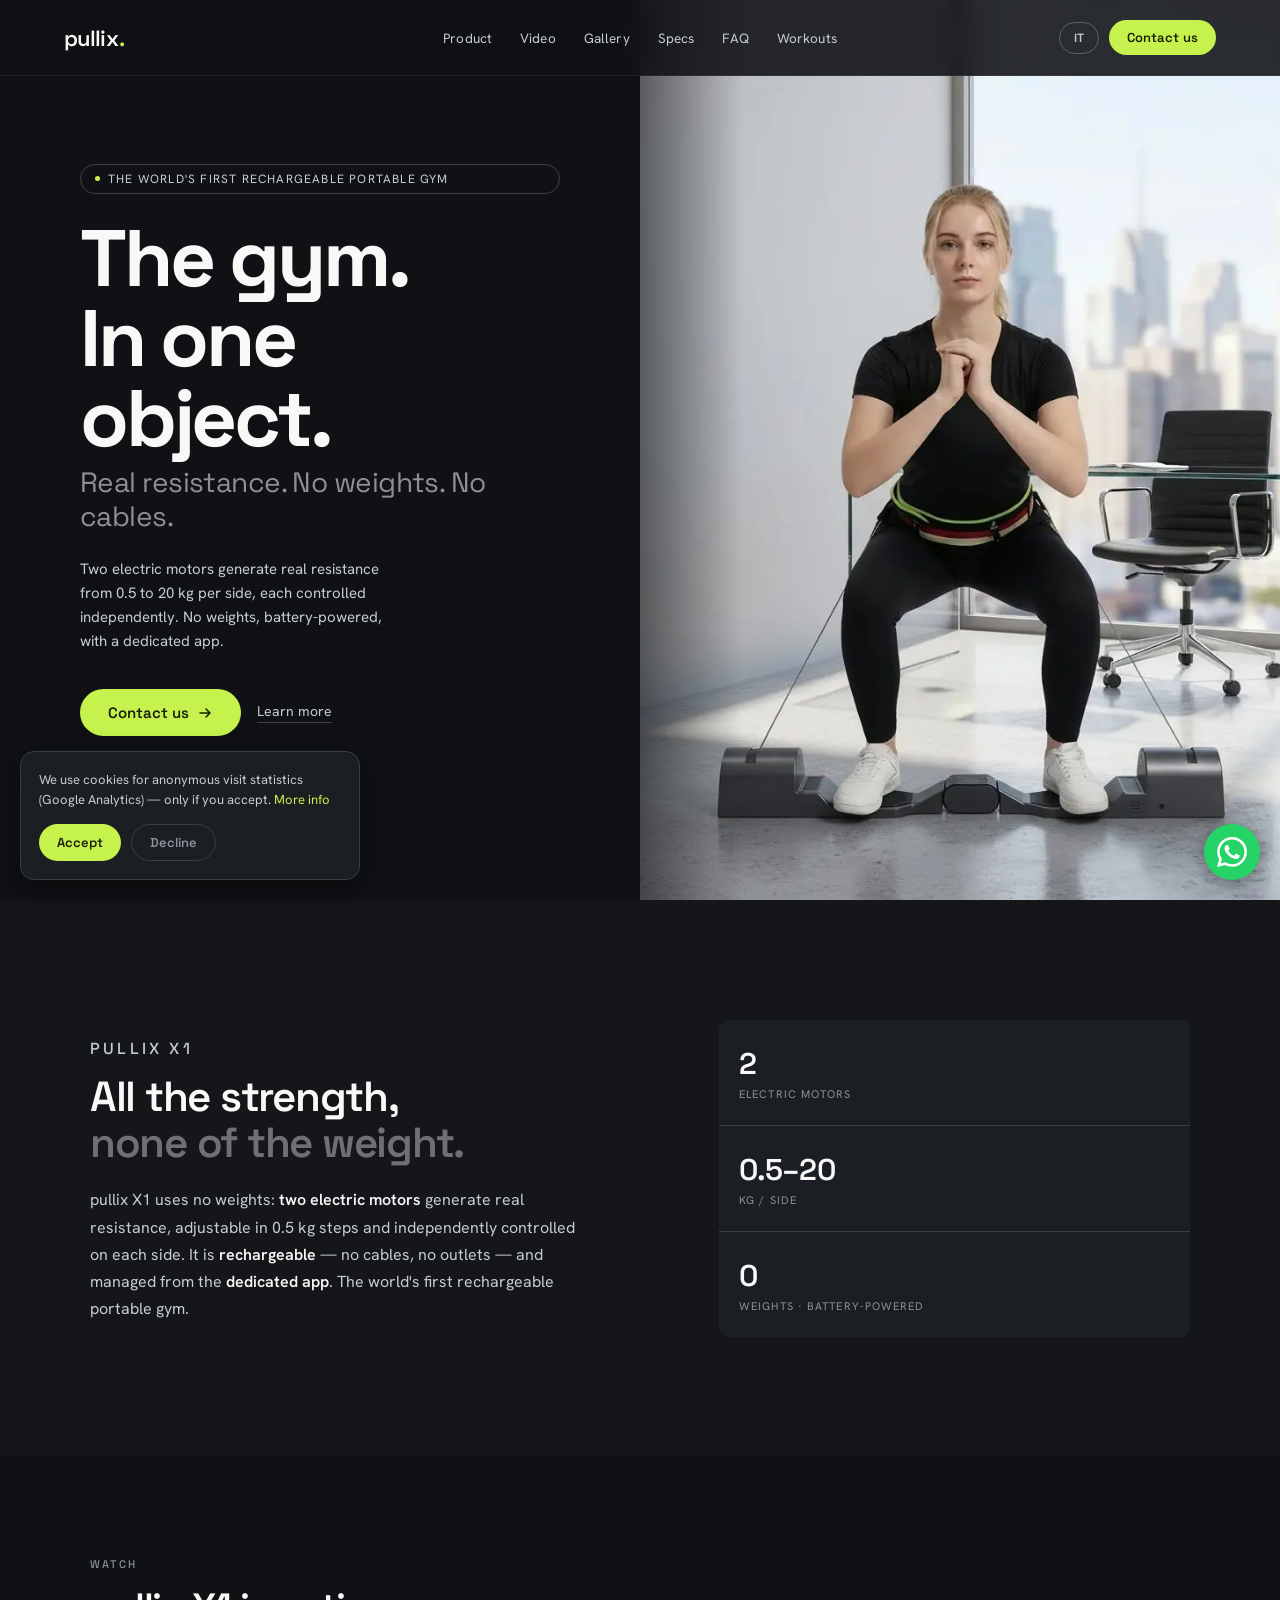
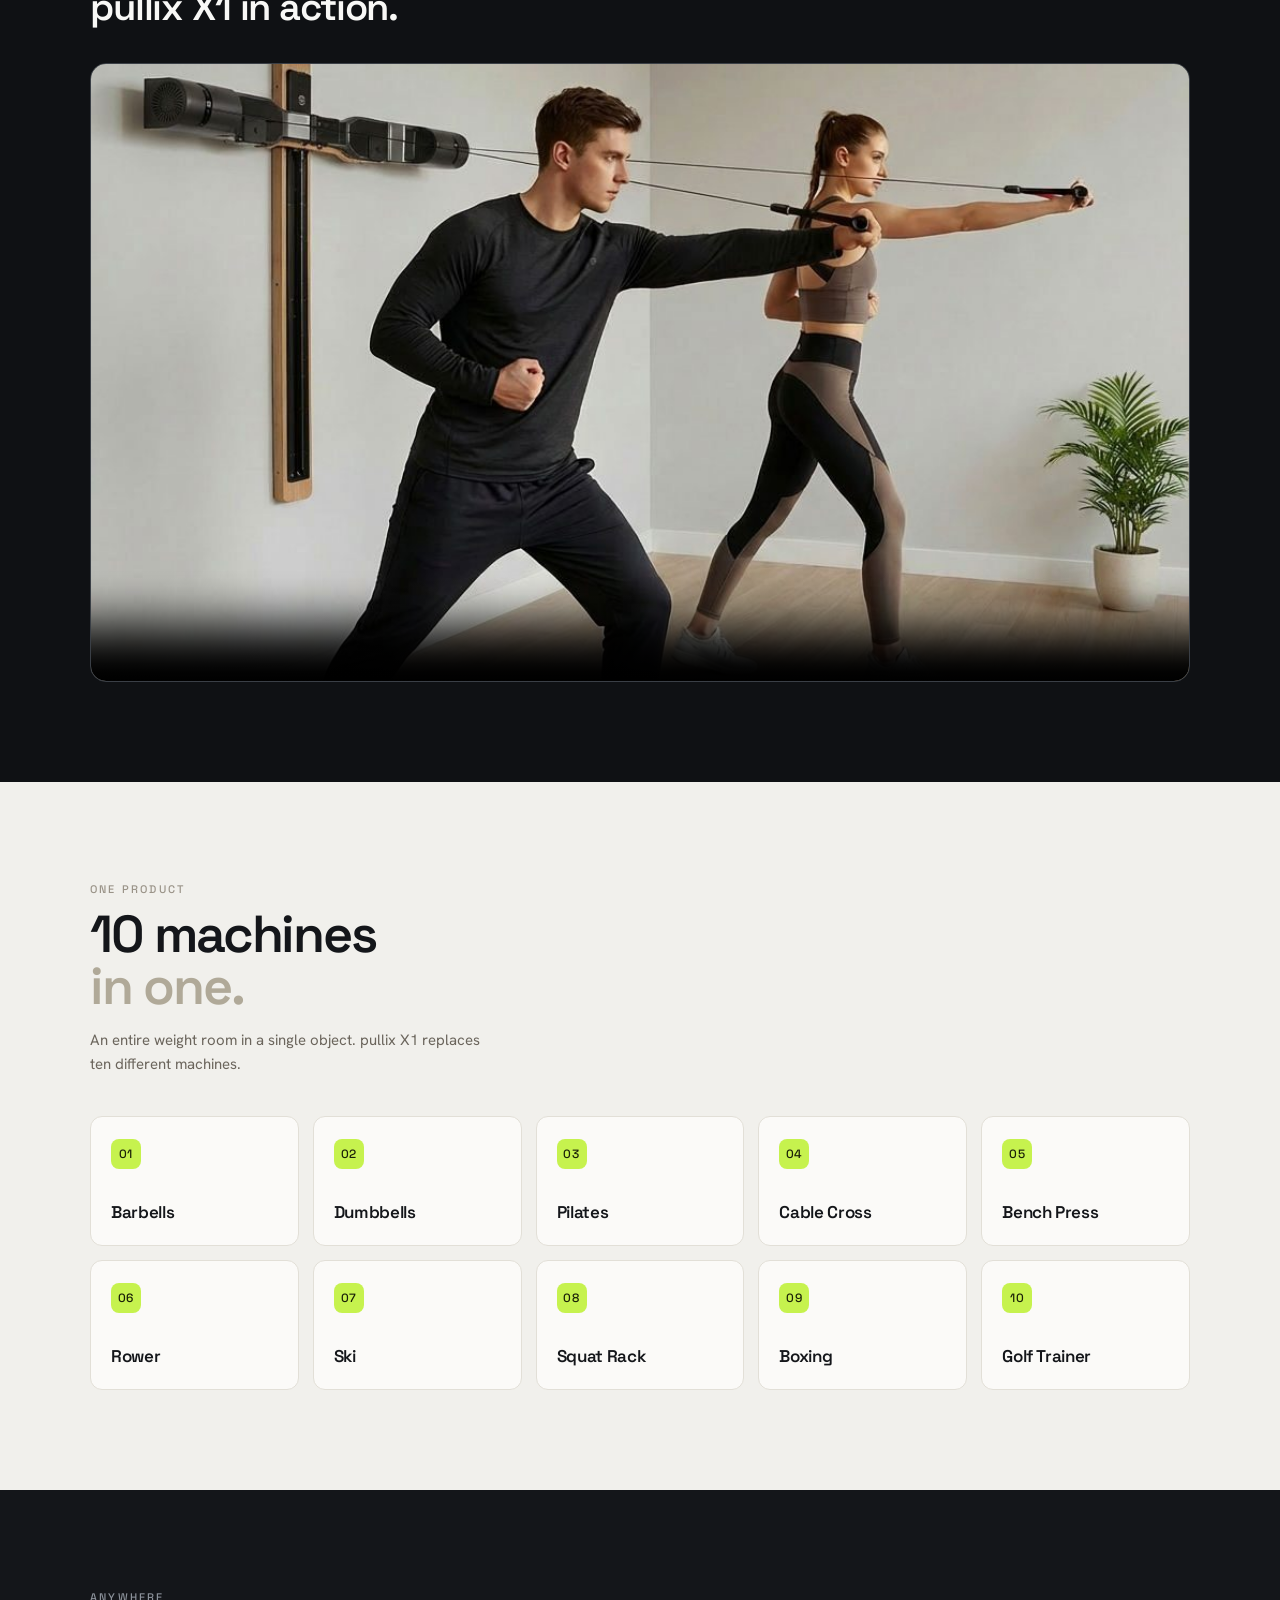
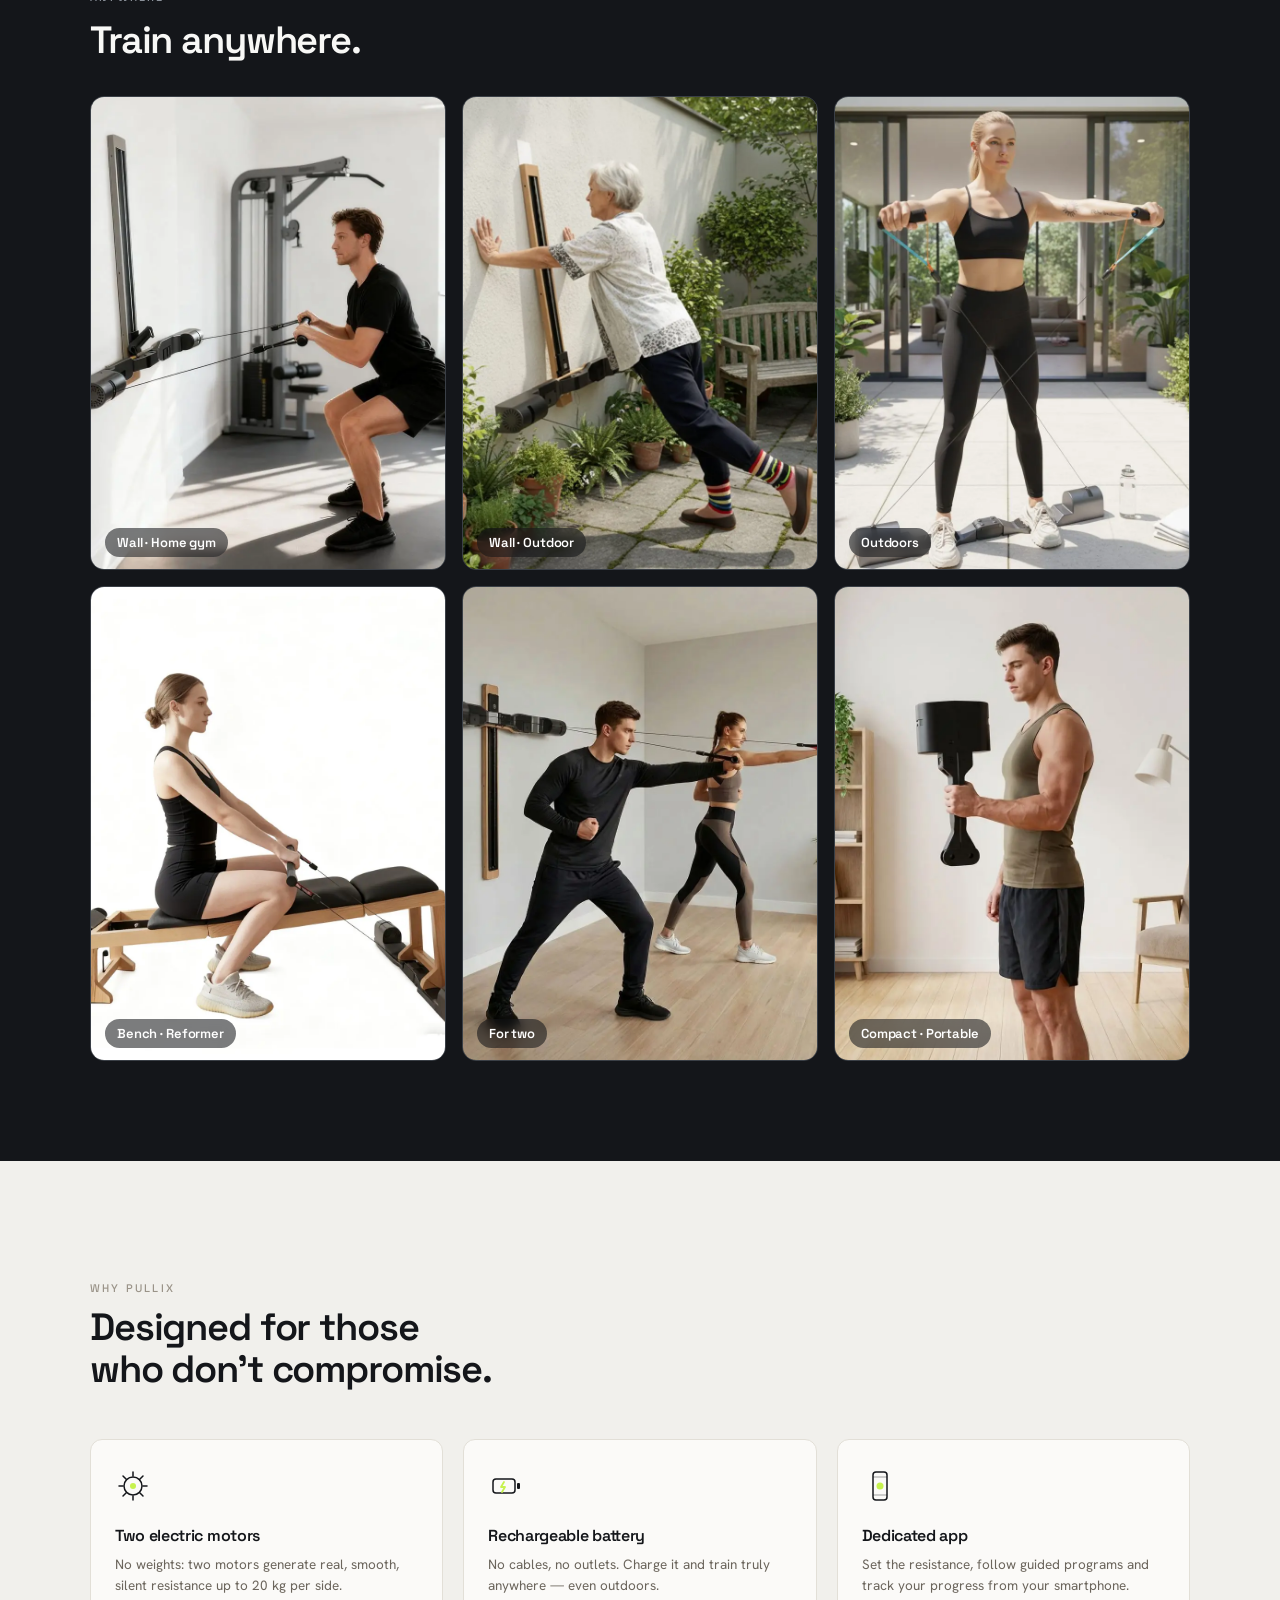
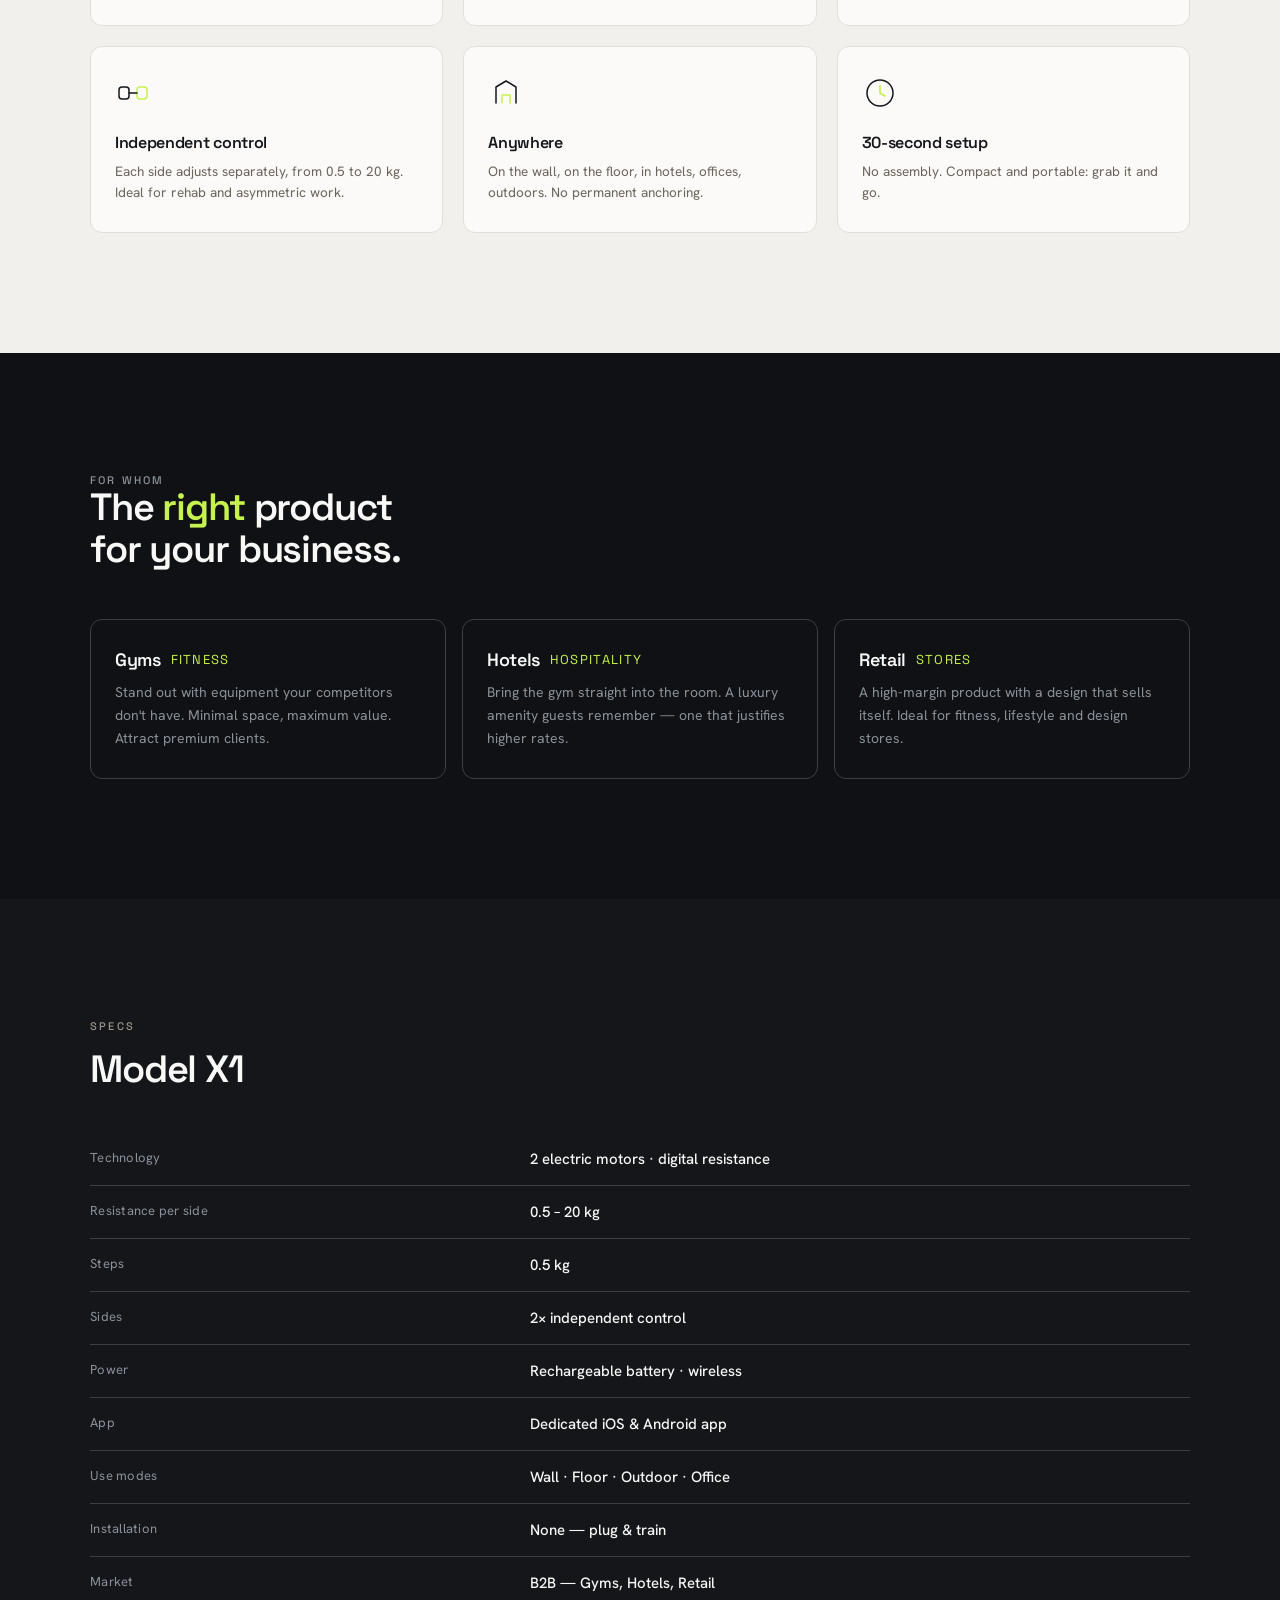
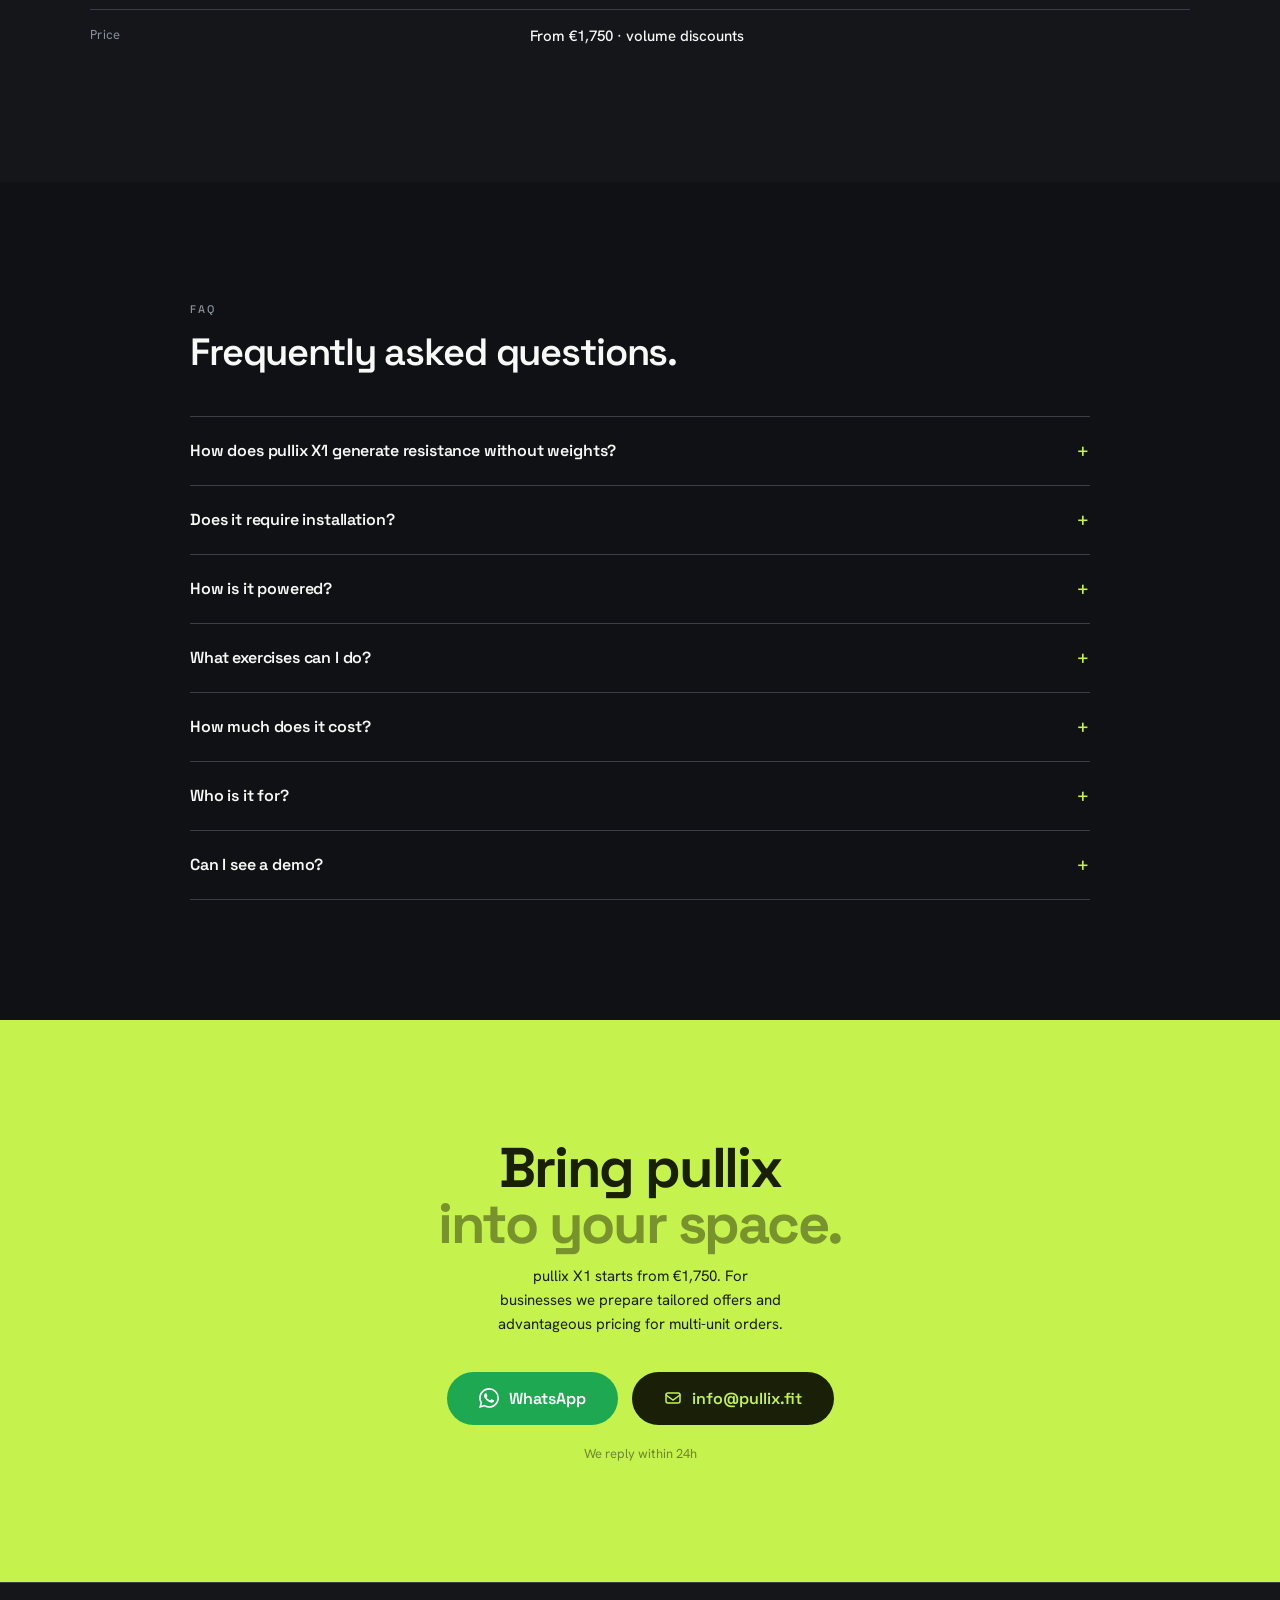
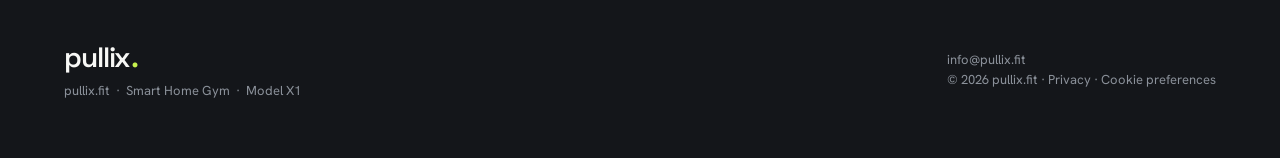
<file: en/index.html>
<!DOCTYPE html>
<html lang="en">
<head>
  <meta charset="utf-8">
  <meta name="viewport" content="width=device-width, initial-scale=1">
  <meta name="description" content="pullix X1 — the world's first rechargeable portable gym. Two electric motors, 0.5–20 kg per side, dedicated app. For gyms, hotels and retail. info@pullix.fit">
  <title>pullix. X1 — The world's first rechargeable portable gym</title>

  <!-- Open Graph (WhatsApp, Facebook, LinkedIn) -->
  <meta property="og:type" content="website">
  <meta property="og:site_name" content="pullix.fit">
  <meta property="og:title" content="pullix. X1 — The world's first rechargeable portable gym">
  <meta property="og:description" content="Two electric motors, 0.5–20 kg per side, rechargeable battery and dedicated app. The gym, in one object.">
  <meta property="og:url" content="https://pullix.fit/en/">
  <meta property="og:image" content="https://pullix.fit/og-image.jpg?v=1">
  <meta property="og:image:secure_url" content="https://pullix.fit/og-image.jpg?v=1">
  <meta property="og:image:type" content="image/jpeg">
  <meta property="og:image:width" content="1200">
  <meta property="og:image:height" content="630">
  <meta property="og:image:alt" content="pullix X1 — Smart Home Gym">
  <meta property="og:locale" content="en_US">

  <!-- Twitter / X -->
  <meta name="twitter:card" content="summary_large_image">
  <meta name="twitter:title" content="pullix. X1 — The world's first rechargeable portable gym">
  <meta name="twitter:description" content="Two electric motors, 0.5–20 kg per side, rechargeable battery and dedicated app.">
  <meta name="twitter:image" content="https://pullix.fit/og-image.jpg?v=1">

  <link rel="canonical" href="https://pullix.fit/en/">
  <link rel="alternate" hreflang="it" href="https://pullix.fit/">
  <link rel="alternate" hreflang="en" href="https://pullix.fit/en/">
  <link rel="alternate" hreflang="x-default" href="https://pullix.fit/">
  <link rel="icon" type="image/svg+xml" href="/favicon.svg">
  <link rel="apple-touch-icon" href="/apple-touch-icon.png">
  <meta name="theme-color" content="#0F1114">

  <!-- Structured data -->
  <script type="application/ld+json">
  {
    "@context": "https://schema.org",
    "@graph": [
      {
        "@type": "Organization",
        "name": "pullix",
        "url": "https://pullix.fit/",
        "email": "info@pullix.fit",
        "logo": "https://pullix.fit/apple-touch-icon.png"
      },
      {
        "@type": "Product",
        "name": "pullix X1",
        "brand": { "@type": "Brand", "name": "pullix" },
        "description": "The world's first rechargeable portable gym. Two electric motors, 0.5–20 kg resistance per side, rechargeable battery and dedicated app.",
        "image": "https://pullix.fit/og-image.jpg",
        "url": "https://pullix.fit/en/",
        "offers": {
          "@type": "AggregateOffer",
          "lowPrice": "1750",
          "priceCurrency": "EUR",
          "availability": "https://schema.org/InStock",
          "url": "https://pullix.fit/en/"
        }
      },
      {
        "@type": "FAQPage",
        "mainEntity": [
          {
            "@type": "Question",
            "name": "How does pullix X1 generate resistance without weights?",
            "acceptedAnswer": { "@type": "Answer", "text": "Two electric motors create real, smooth and silent resistance from 0.5 to 20 kg per side. Each side is controlled independently, in 0.5 kg steps, directly from the app." }
          },
          {
            "@type": "Question",
            "name": "Does it require installation?",
            "acceptedAnswer": { "@type": "Answer", "text": "No. pullix X1 works on the wall, on the floor, in the office or outdoors, with no permanent anchoring: it is ready in about 30 seconds." }
          },
          {
            "@type": "Question",
            "name": "How is it powered?",
            "acceptedAnswer": { "@type": "Answer", "text": "By an integrated rechargeable battery: no cables or outlets needed during your workout." }
          },
          {
            "@type": "Question",
            "name": "What exercises can I do?",
            "acceptedAnswer": { "@type": "Answer", "text": "pullix X1 replaces ten machines: barbells, dumbbells, pilates, cable cross, bench press, rower, ski, squat rack, boxing and golf trainer. Guided programs are in the dedicated iOS and Android app." }
          },
          {
            "@type": "Question",
            "name": "How much does it cost?",
            "acceptedAnswer": { "@type": "Answer", "text": "pullix X1 starts from €1,750. For businesses we prepare tailored offers, with advantageous pricing for multi-unit orders. Message us on WhatsApp or email info@pullix.fit: we reply within 24 hours with a custom quote." }
          },
          {
            "@type": "Question",
            "name": "Who is it for?",
            "acceptedAnswer": { "@type": "Answer", "text": "pullix X1 is designed for gyms, hotels and retail across Italy and Europe." }
          },
          {
            "@type": "Question",
            "name": "Can I see a demo?",
            "acceptedAnswer": { "@type": "Answer", "text": "Yes. Contact us for a live or video demonstration." }
          }
        ]
      }
    ]
  }
  </script>

  <link rel="preload" href="/fonts/space-grotesk-latin.woff2" as="font" type="font/woff2" crossorigin>
  <link rel="preload" href="/fonts/hanken-grotesk-latin.woff2" as="font" type="font/woff2" crossorigin>
  <link rel="stylesheet" href="/styles.css">
</head>
<body>

  <!-- NAV -->
  <nav>
    <a class="logo" href="#">pullix<span>.</span></a>
    <div class="nav-links">
      <a href="#product">Product</a>
      <a href="#video">Video</a>
      <a href="#gallery">Gallery</a>
      <a href="#specs">Specs</a>
      <a href="#faq">FAQ</a>
      <a href="/allenamenti/">Workouts</a>
    </div>
    <div class="nav-right">
      <a class="lang-switch" href="/">IT</a>
      <a class="nav-cta" href="#contact">Contact us</a>
    </div>
  </nav>

  <!-- HERO -->
  <section class="hero">
    <div class="hero-content">
      <div class="hero-badge">
        <span class="hero-badge-dot"></span>
        The world's first rechargeable portable gym
      </div>
      <h1 class="hero-h1">The gym.<br>In one object.</h1>
      <p class="hero-h1-en">Real resistance. No weights. No cables.</p>
      <p class="hero-sub">Two electric motors generate real resistance from 0.5 to 20&nbsp;kg per side, each controlled independently. No weights, battery-powered, with a dedicated app.</p>
      <div class="hero-actions">
        <a class="btn-primary" href="#contact">
          Contact us
          <svg width="16" height="16" fill="none" viewBox="0 0 16 16"><path d="M3 8h10M9 4l4 4-4 4" stroke="currentColor" stroke-width="1.6" stroke-linecap="round" stroke-linejoin="round"/></svg>
        </a>
        <a class="btn-ghost" href="#product">Learn more</a>
      </div>
    </div>
    <div class="hero-media">
      <picture><source srcset="/assets/office.webp" type="image/webp"><img src="/assets/office.jpg" alt="pullix X1 — smart home gym in use" loading="eager" fetchpriority="high" decoding="async"></picture>
    </div>
  </section>

  <!-- PRODUCT INTRO -->
  <section class="intro" id="product">
    <div class="intro-inner">
      <div class="intro-text">
        <p class="tag">pullix X1</p>
        <h2>All the strength,<br><em>none of the weight.</em></h2>
        <p>pullix X1 uses no weights: <strong style="color:var(--white);font-weight:600;">two electric motors</strong> generate real resistance, adjustable in 0.5&nbsp;kg steps and independently controlled on each side. It is <strong style="color:var(--white);font-weight:600;">rechargeable</strong> — no cables, no outlets — and managed from the <strong style="color:var(--white);font-weight:600;">dedicated app</strong>. The world's first rechargeable portable gym.</p>
      </div>
      <div class="specs-row">
        <div class="spec-cell">
          <span class="spec-val">2</span>
          <span class="spec-key">Electric motors</span>
        </div>
        <div class="spec-cell">
          <span class="spec-val">0.5–20</span>
          <span class="spec-key">kg / side</span>
        </div>
        <div class="spec-cell">
          <span class="spec-val">0</span>
          <span class="spec-key">Weights · battery-powered</span>
        </div>
      </div>
    </div>
  </section>

  <!-- VIDEO -->
  <section class="video-sec" id="video">
    <div class="video-inner">
      <p class="section-label" style="color:var(--gray);">Watch</p>
      <h2>pullix X1 in action.</h2>
      <div class="video-frame">
        <video
          src="/assets/bgmekc-h264-hd.mp4"
          poster="/assets/wall-duo.jpg"
          controls muted loop playsinline preload="metadata">
          Your browser does not support the video tag.
        </video>
      </div>
    </div>
  </section>

  <!-- 10 IN 1 -->
  <section class="tenin1">
    <div class="tenin1-inner">
      <p class="section-label" style="color:#9A9388;">One product</p>
      <h2>10 machines<br><em>in&nbsp;one.</em></h2>
      <p class="tenin1-sub">An entire weight room in a single object. pullix X1 replaces ten different machines.</p>
      <div class="tenin1-grid">
        <div class="machine"><span class="machine-n">01</span>Barbells</div>
        <div class="machine"><span class="machine-n">02</span>Dumbbells</div>
        <div class="machine"><span class="machine-n">03</span>Pilates</div>
        <div class="machine"><span class="machine-n">04</span>Cable&nbsp;Cross</div>
        <div class="machine"><span class="machine-n">05</span>Bench&nbsp;Press</div>
        <div class="machine"><span class="machine-n">06</span>Rower</div>
        <div class="machine"><span class="machine-n">07</span>Ski</div>
        <div class="machine"><span class="machine-n">08</span>Squat&nbsp;Rack</div>
        <div class="machine"><span class="machine-n">09</span>Boxing</div>
        <div class="machine"><span class="machine-n">10</span>Golf&nbsp;Trainer</div>
      </div>
    </div>
  </section>

  <!-- GALLERY / VERSATILITY -->
  <section class="gallery" id="gallery">
    <div class="gallery-inner">
      <p class="section-label" style="color:var(--gray);">Anywhere</p>
      <h2>Train anywhere.</h2>
      <div class="gallery-grid">
        <figure class="ph">
          <picture><source srcset="/assets/wall-home.webp" type="image/webp"><img src="/assets/wall-home.jpg" alt="pullix X1 wall-mounted in a home gym" loading="lazy" decoding="async"></picture>
          <figcaption>Wall · Home gym</figcaption>
        </figure>
        <figure class="ph">
          <picture><source srcset="/assets/wall-garden.webp" type="image/webp"><img src="/assets/wall-garden.jpg" alt="pullix X1 wall-mounted, used in a garden" loading="lazy" decoding="async"></picture>
          <figcaption>Wall · Outdoor</figcaption>
        </figure>
        <figure class="ph">
          <picture><source srcset="/assets/outdoor.webp" type="image/webp"><img src="/assets/outdoor.jpg" alt="pullix X1 used outdoors" loading="lazy" decoding="async"></picture>
          <figcaption>Outdoors</figcaption>
        </figure>
        <figure class="ph">
          <picture><source srcset="/assets/bench.webp" type="image/webp"><img src="/assets/bench.jpg" alt="pullix X1 with reformer bench" loading="lazy" decoding="async"></picture>
          <figcaption>Bench · Reformer</figcaption>
        </figure>
        <figure class="ph">
          <picture><source srcset="/assets/wall-duo.webp" type="image/webp"><img src="/assets/wall-duo.jpg" alt="Two people training with pullix X1" loading="lazy" decoding="async"></picture>
          <figcaption>For two</figcaption>
        </figure>
        <figure class="ph">
          <picture><source srcset="/assets/portable.webp" type="image/webp"><img src="/assets/portable.jpg" alt="pullix X1 compact and portable" loading="lazy" decoding="async"></picture>
          <figcaption>Compact · Portable</figcaption>
        </figure>
      </div>
    </div>
  </section>

  <!-- FEATURES -->
  <section class="features" id="features">
    <div class="features-inner">
      <p class="section-label">Why pullix</p>
      <h2>Designed for those<br>who don't compromise.</h2>
      <div class="features-grid">
        <div class="feat">
          <svg class="feat-icon" viewBox="0 0 36 36" fill="none">
            <circle cx="18" cy="18" r="9" stroke="#14161A" stroke-width="1.5"/>
            <circle cx="18" cy="18" r="3" fill="#C6F24E"/>
            <path d="M18 4v4M18 28v4M4 18h4M28 18h4M8 8l3 3M25 25l3 3M28 8l-3 3M11 25l-3 3" stroke="#14161A" stroke-width="1.5" stroke-linecap="round"/>
          </svg>
          <h3>Two electric motors</h3>
          <p>No weights: two motors generate real, smooth, silent resistance up to 20 kg per side.</p>
        </div>
        <div class="feat">
          <svg class="feat-icon" viewBox="0 0 36 36" fill="none">
            <rect x="5" y="11" width="22" height="14" rx="3" stroke="#14161A" stroke-width="1.5"/>
            <rect x="29" y="15" width="3" height="6" rx="1" fill="#14161A"/>
            <path d="M16 14l-3 5h4l-3 5" stroke="#C6F24E" stroke-width="1.8" stroke-linecap="round" stroke-linejoin="round"/>
          </svg>
          <h3>Rechargeable battery</h3>
          <p>No cables, no outlets. Charge it and train truly anywhere — even outdoors.</p>
        </div>
        <div class="feat">
          <svg class="feat-icon" viewBox="0 0 36 36" fill="none">
            <rect x="11" y="4" width="14" height="28" rx="3" stroke="#14161A" stroke-width="1.5"/>
            <path d="M11 9h14M11 27h14" stroke="#14161A" stroke-width="1.2" stroke-opacity=".4"/>
            <circle cx="18" cy="18" r="3.5" fill="#C6F24E"/>
          </svg>
          <h3>Dedicated app</h3>
          <p>Set the resistance, follow guided programs and track your progress from your smartphone.</p>
        </div>
        <div class="feat">
          <svg class="feat-icon" viewBox="0 0 36 36" fill="none">
            <rect x="4" y="12" width="10" height="12" rx="3" stroke="#14161A" stroke-width="1.5"/>
            <rect x="22" y="12" width="10" height="12" rx="3" stroke="#C6F24E" stroke-width="1.5"/>
            <path d="M14 18h8" stroke="#14161A" stroke-width="1.5" stroke-linecap="round"/>
          </svg>
          <h3>Independent control</h3>
          <p>Each side adjusts separately, from 0.5 to 20 kg. Ideal for rehab and asymmetric work.</p>
        </div>
        <div class="feat">
          <svg class="feat-icon" viewBox="0 0 36 36" fill="none">
            <path d="M8 28V12l10-6 10 6v16" stroke="#14161A" stroke-width="1.5" stroke-linecap="round" stroke-linejoin="round"/>
            <path d="M14 28v-8h8v8" stroke="#C6F24E" stroke-width="1.5" stroke-linecap="round" stroke-linejoin="round"/>
          </svg>
          <h3>Anywhere</h3>
          <p>On the wall, on the floor, in hotels, offices, outdoors. No permanent anchoring.</p>
        </div>
        <div class="feat">
          <svg class="feat-icon" viewBox="0 0 36 36" fill="none">
            <circle cx="18" cy="18" r="13" stroke="#14161A" stroke-width="1.5"/>
            <path d="M18 11v7l5 3" stroke="#C6F24E" stroke-width="1.8" stroke-linecap="round" stroke-linejoin="round"/>
          </svg>
          <h3>30-second setup</h3>
          <p>No assembly. Compact and portable: grab it and go.</p>
        </div>
      </div>
    </div>
  </section>

  <!-- FOR WHO -->
  <section class="forwho">
    <div class="forwho-inner">
      <p class="tag" style="color:var(--gray);">For whom</p>
      <h2>The <em>right</em> product<br>for your business.</h2>
      <div class="audience-grid">
        <div class="audience-card">
          <h3>Gyms <span>Fitness</span></h3>
          <p>Stand out with equipment your competitors don't have. Minimal space, maximum value. Attract premium clients.</p>
        </div>
        <div class="audience-card">
          <h3>Hotels <span>Hospitality</span></h3>
          <p>Bring the gym straight into the room. A luxury amenity guests remember — one that justifies higher rates.</p>
        </div>
        <div class="audience-card">
          <h3>Retail <span>Stores</span></h3>
          <p>A high-margin product with a design that sells itself. Ideal for fitness, lifestyle and design stores.</p>
        </div>
      </div>
    </div>
  </section>

  <!-- TECH SPECS -->
  <section class="techspecs" id="specs">
    <div class="techspecs-inner">
      <p class="section-label">Specs</p>
      <h2>Model X1</h2>
      <table class="specs-table">
        <tr>
          <td>Technology</td>
          <td>2 electric motors · digital resistance</td>
        </tr>
        <tr>
          <td>Resistance per side</td>
          <td>0.5 – 20 kg</td>
        </tr>
        <tr>
          <td>Steps</td>
          <td>0.5 kg</td>
        </tr>
        <tr>
          <td>Sides</td>
          <td>2× independent control</td>
        </tr>
        <tr>
          <td>Power</td>
          <td>Rechargeable battery · wireless</td>
        </tr>
        <tr>
          <td>App</td>
          <td>Dedicated iOS &amp; Android app</td>
        </tr>
        <tr>
          <td>Use modes</td>
          <td>Wall · Floor · Outdoor · Office</td>
        </tr>
        <tr>
          <td>Installation</td>
          <td>None — plug &amp; train</td>
        </tr>
        <tr>
          <td>Market</td>
          <td>B2B — Gyms, Hotels, Retail</td>
        </tr>
        <tr>
          <td>Price</td>
          <td>From €1,750 · volume discounts</td>
        </tr>
      </table>
    </div>
  </section>

  <!-- FAQ -->
  <section class="faq" id="faq">
    <div class="faq-inner">
      <p class="section-label" style="color:var(--gray);">FAQ</p>
      <h2>Frequently asked questions.</h2>
      <details>
        <summary>How does pullix X1 generate resistance without weights?</summary>
        <p>Two electric motors create real, smooth and silent resistance from 0.5 to 20 kg per side. Each side is controlled independently, in 0.5 kg steps, directly from the app.</p>
      </details>
      <details>
        <summary>Does it require installation?</summary>
        <p>No. pullix X1 works on the wall, on the floor, in the office or outdoors, with no permanent anchoring: it is ready in about 30 seconds.</p>
      </details>
      <details>
        <summary>How is it powered?</summary>
        <p>By an integrated rechargeable battery: no cables or outlets needed during your workout. Use it truly anywhere, even outdoors.</p>
      </details>
      <details>
        <summary>What exercises can I do?</summary>
        <p>pullix X1 replaces ten machines: barbells, dumbbells, pilates, cable cross, bench press, rower, ski, squat rack, boxing and golf trainer. Guided programs are in the dedicated iOS and Android app.</p>
      </details>
      <details>
        <summary>How much does it cost?</summary>
        <p>pullix X1 starts from €1,750. For businesses we prepare tailored offers, with advantageous pricing for multi-unit orders. Message us on WhatsApp or email info@pullix.fit: we reply within 24 hours with a custom quote.</p>
      </details>
      <details>
        <summary>Who is it for?</summary>
        <p>pullix X1 is designed for gyms, hotels and retail across Italy and Europe. Have a different use case? Contact us anyway — we'll find the right fit.</p>
      </details>
      <details>
        <summary>Can I see a demo?</summary>
        <p>Yes. Contact us for a live or video demonstration: the product is portable, so a demo is easy to arrange.</p>
      </details>
    </div>
  </section>

  <!-- CTA -->
  <section class="cta-section" id="contact">
    <h2>Bring pullix<br><em>into your space.</em></h2>
    <p class="cta-sub">pullix X1 starts from €1,750. For businesses we prepare tailored offers and advantageous pricing for multi-unit orders.</p>
    <div class="cta-actions">
      <a class="btn-wa" href="https://wa.me/393495134895?text=Hi%21%20I%27d%20like%20more%20information%20about%20pullix%20X1." target="_blank" rel="noopener">
        <svg width="20" height="20" viewBox="0 0 24 24" fill="currentColor"><path d="M17.472 14.382c-.297-.149-1.758-.867-2.03-.967-.273-.099-.471-.148-.67.15-.197.297-.767.966-.94 1.164-.173.199-.347.223-.644.075-.297-.15-1.255-.463-2.39-1.475-.883-.788-1.48-1.761-1.653-2.059-.173-.297-.018-.458.13-.606.134-.133.297-.347.446-.52.149-.174.198-.298.297-.497.1-.198.05-.371-.025-.52-.075-.149-.669-1.612-.916-2.207-.242-.579-.487-.5-.669-.51-.173-.008-.371-.01-.57-.01-.198 0-.52.074-.792.372-.272.297-1.04 1.016-1.04 2.479 0 1.462 1.065 2.875 1.213 3.074.149.198 2.096 3.2 5.077 4.487.709.306 1.262.489 1.694.625.712.227 1.36.195 1.871.118.571-.085 1.758-.719 2.006-1.413.248-.694.248-1.289.173-1.413-.074-.124-.272-.198-.57-.347m-5.421 7.403h-.004a9.87 9.87 0 01-5.031-1.378l-.361-.214-3.741.982.998-3.648-.235-.374a9.86 9.86 0 01-1.51-5.26c.001-5.45 4.436-9.884 9.888-9.884 2.64 0 5.122 1.03 6.988 2.898a9.825 9.825 0 012.893 6.994c-.003 5.45-4.437 9.884-9.885 9.884m8.413-18.297A11.815 11.815 0 0012.05 0C5.495 0 .16 5.335.157 11.892c0 2.096.547 4.142 1.588 5.945L.057 24l6.305-1.654a11.882 11.882 0 005.683 1.448h.005c6.554 0 11.89-5.335 11.893-11.893a11.821 11.821 0 00-3.48-8.413z"/></svg>
        WhatsApp
      </a>
      <a class="btn-dark" href="mailto:info@pullix.fit">
        <svg width="18" height="18" fill="none" viewBox="0 0 18 18"><rect x="2" y="4" width="14" height="10" rx="2" stroke="currentColor" stroke-width="1.5"/><path d="M2 6l7 5 7-5" stroke="currentColor" stroke-width="1.5" stroke-linecap="round"/></svg>
        info@pullix.fit
      </a>
    </div>
    <p class="cta-note">We reply within 24h</p>
  </section>

  <!-- FOOTER -->
  <footer>
    <div>
      <div class="footer-logo">pullix<span>.</span></div>
      <p style="margin-top:6px;">pullix.fit &nbsp;·&nbsp; Smart Home Gym &nbsp;·&nbsp; Model X1</p>
    </div>
    <p><a href="mailto:info@pullix.fit">info@pullix.fit</a><br>© 2026 pullix.fit · <a href="/en/privacy/">Privacy</a> · <a href="#" data-cookie-prefs>Cookie preferences</a></p>
  </footer>

  <!-- WHATSAPP FAB -->
  <a class="wa-fab" href="https://wa.me/393495134895?text=Hi%21%20I%27d%20like%20more%20information%20about%20pullix%20X1." target="_blank" rel="noopener" aria-label="Message us on WhatsApp">
    <svg viewBox="0 0 24 24" fill="currentColor" aria-hidden="true"><path d="M17.472 14.382c-.297-.149-1.758-.867-2.03-.967-.273-.099-.471-.148-.67.15-.197.297-.767.966-.94 1.164-.173.199-.347.223-.644.075-.297-.15-1.255-.463-2.39-1.475-.883-.788-1.48-1.761-1.653-2.059-.173-.297-.018-.458.13-.606.134-.133.297-.347.446-.52.149-.174.198-.298.297-.497.1-.198.05-.371-.025-.52-.075-.149-.669-1.612-.916-2.207-.242-.579-.487-.5-.669-.51-.173-.008-.371-.01-.57-.01-.198 0-.52.074-.792.372-.272.297-1.04 1.016-1.04 2.479 0 1.462 1.065 2.875 1.213 3.074.149.198 2.096 3.2 5.077 4.487.709.306 1.262.489 1.694.625.712.227 1.36.195 1.871.118.571-.085 1.758-.719 2.006-1.413.248-.694.248-1.289.173-1.413-.074-.124-.272-.198-.57-.347m-5.421 7.403h-.004a9.87 9.87 0 01-5.031-1.378l-.361-.214-3.741.982.998-3.648-.235-.374a9.86 9.86 0 01-1.51-5.26c.001-5.45 4.436-9.884 9.888-9.884 2.64 0 5.122 1.03 6.988 2.898a9.825 9.825 0 012.893 6.994c-.003 5.45-4.437 9.884-9.885 9.884m8.413-18.297A11.815 11.815 0 0012.05 0C5.495 0 .16 5.335.157 11.892c0 2.096.547 4.142 1.588 5.945L.057 24l6.305-1.654a11.882 11.882 0 005.683 1.448h.005c6.554 0 11.89-5.335 11.893-11.893a11.821 11.821 0 00-3.48-8.413z"/></svg>
  </a>

  <script src="/site.js" defer></script>

</body>
</html>
</file>
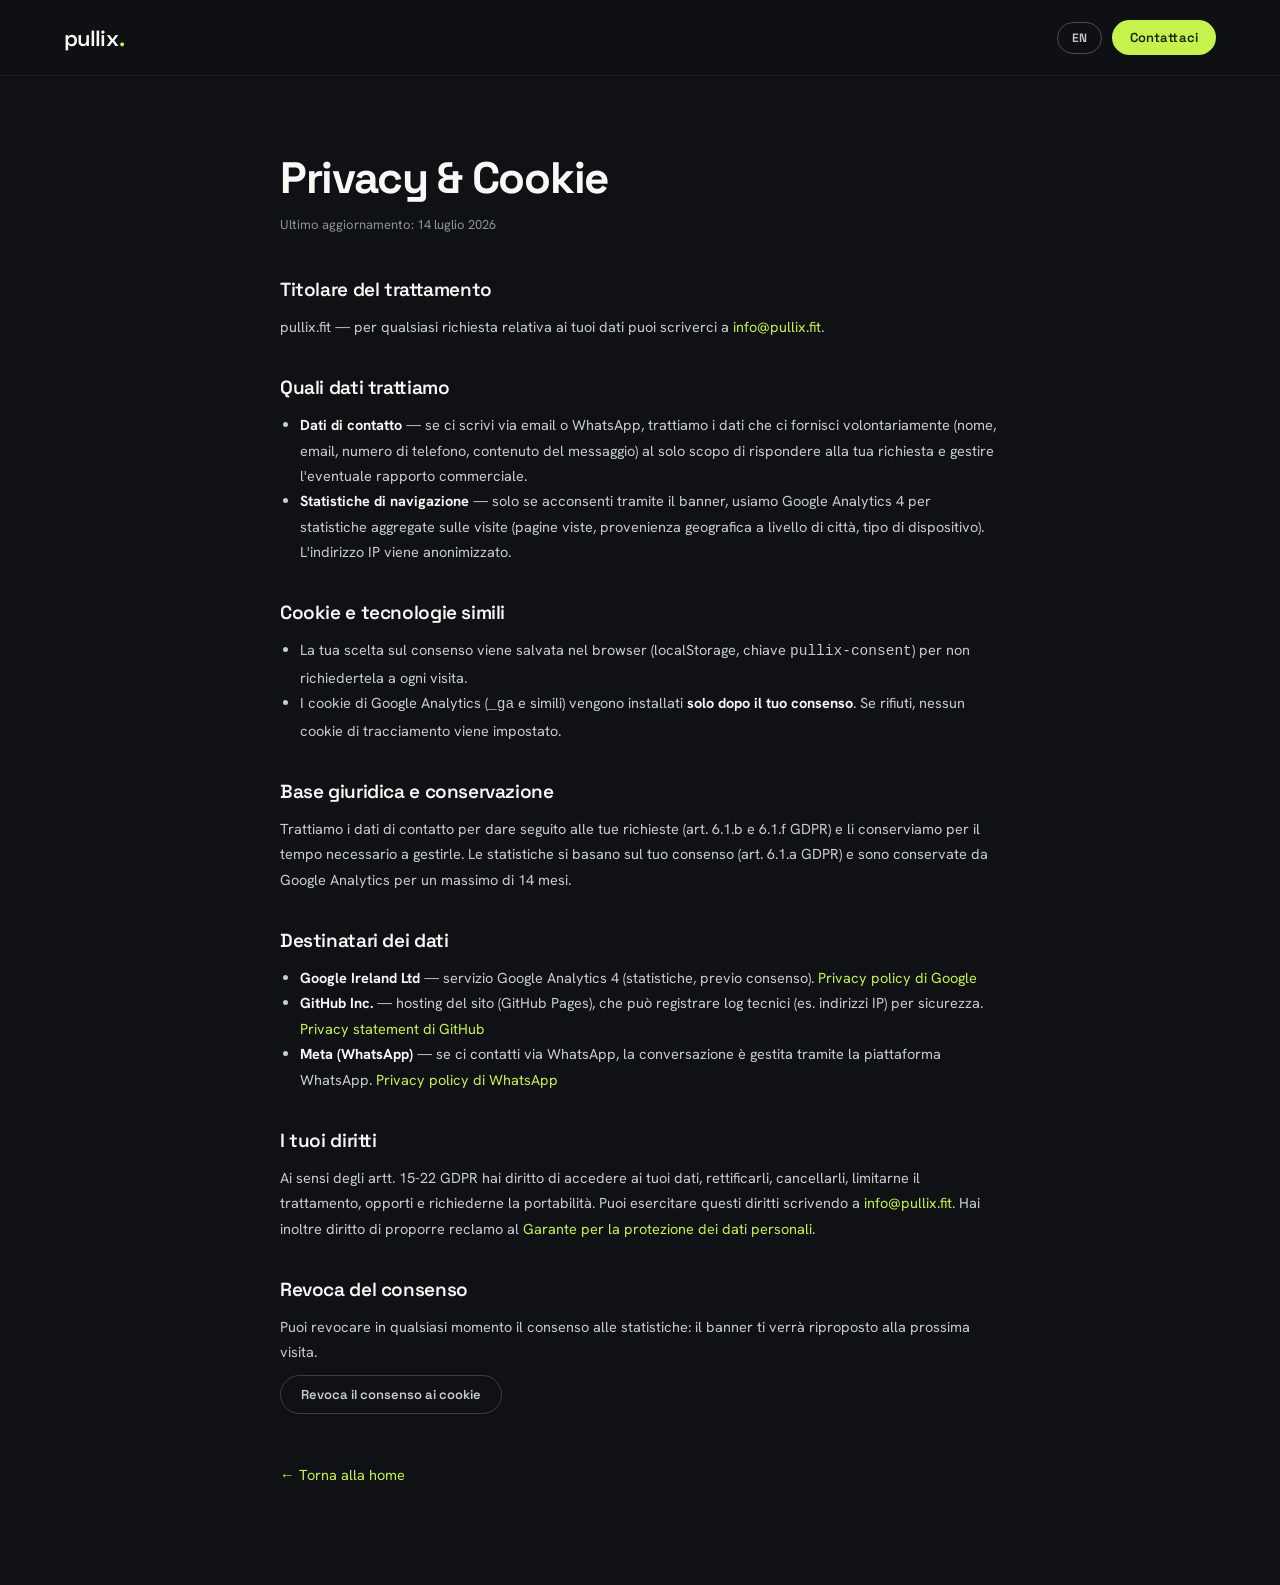
<file: privacy/index.html>
<!DOCTYPE html>
<html lang="it">
<head>
  <meta charset="utf-8">
  <meta name="viewport" content="width=device-width, initial-scale=1">
  <meta name="description" content="Informativa privacy e cookie di pullix.fit">
  <title>Privacy &amp; Cookie — pullix.fit</title>
  <meta name="robots" content="noindex, follow">
  <link rel="canonical" href="https://pullix.fit/privacy/">
  <link rel="icon" type="image/svg+xml" href="/favicon.svg">
  <link rel="apple-touch-icon" href="/apple-touch-icon.png">
  <meta name="theme-color" content="#0F1114">
  <link rel="preload" href="/fonts/space-grotesk-latin.woff2" as="font" type="font/woff2" crossorigin>
  <link rel="preload" href="/fonts/hanken-grotesk-latin.woff2" as="font" type="font/woff2" crossorigin>
  <link rel="stylesheet" href="/styles.css">
  <style>
    .legal { background: var(--dark); padding: 130px 24px 80px; min-height: 100vh; }
    .legal-inner { max-width: 720px; margin: 0 auto; }
    .legal h1 {
      font-family: var(--d); font-weight: 700;
      font-size: clamp(30px, 6vw, 44px); letter-spacing: -0.03em;
      margin-bottom: 8px;
    }
    .legal .updated { font-size: 13px; color: var(--gray); margin-bottom: 40px; }
    .legal h2 {
      font-family: var(--d); font-weight: 600; font-size: 19px;
      letter-spacing: -0.02em; margin: 36px 0 12px; color: var(--white);
    }
    .legal p, .legal li { font-size: 14.5px; line-height: 1.75; color: var(--light); }
    .legal ul { padding-left: 20px; margin: 8px 0; }
    .legal a { color: var(--volt); text-decoration: none; }
    .legal a:hover { text-decoration: underline; }
    .revoke-btn {
      margin-top: 10px; font-family: var(--d); font-weight: 600; font-size: 13px;
      padding: 10px 20px; border-radius: 100px; cursor: pointer;
      background: transparent; color: var(--light); border: 1px solid var(--mid);
      transition: border-color .15s, color .15s;
    }
    .revoke-btn:hover { border-color: var(--volt); color: var(--volt); }
    @media (min-width: 768px) { .legal { padding: 150px 48px 100px; } }
  </style>
</head>
<body>

  <nav>
    <a class="logo" href="/">pullix<span>.</span></a>
    <div class="nav-right">
      <a class="lang-switch" href="/en/privacy/">EN</a>
      <a class="nav-cta" href="/#contact">Contattaci</a>
    </div>
  </nav>

  <main class="legal">
    <div class="legal-inner">
      <h1>Privacy &amp; Cookie</h1>
      <p class="updated">Ultimo aggiornamento: 14 luglio 2026</p>

      <h2>Titolare del trattamento</h2>
      <p>pullix.fit — per qualsiasi richiesta relativa ai tuoi dati puoi scriverci a <a href="mailto:info@pullix.fit">info@pullix.fit</a>.</p>

      <h2>Quali dati trattiamo</h2>
      <ul>
        <li><strong style="color:var(--white)">Dati di contatto</strong> — se ci scrivi via email o WhatsApp, trattiamo i dati che ci fornisci volontariamente (nome, email, numero di telefono, contenuto del messaggio) al solo scopo di rispondere alla tua richiesta e gestire l'eventuale rapporto commerciale.</li>
        <li><strong style="color:var(--white)">Statistiche di navigazione</strong> — solo se acconsenti tramite il banner, usiamo Google Analytics 4 per statistiche aggregate sulle visite (pagine viste, provenienza geografica a livello di città, tipo di dispositivo). L'indirizzo IP viene anonimizzato.</li>
      </ul>

      <h2>Cookie e tecnologie simili</h2>
      <ul>
        <li>La tua scelta sul consenso viene salvata nel browser (localStorage, chiave <code>pullix-consent</code>) per non richiedertela a ogni visita.</li>
        <li>I cookie di Google Analytics (<code>_ga</code> e simili) vengono installati <strong style="color:var(--white)">solo dopo il tuo consenso</strong>. Se rifiuti, nessun cookie di tracciamento viene impostato.</li>
      </ul>

      <h2>Base giuridica e conservazione</h2>
      <p>Trattiamo i dati di contatto per dare seguito alle tue richieste (art. 6.1.b e 6.1.f GDPR) e li conserviamo per il tempo necessario a gestirle. Le statistiche si basano sul tuo consenso (art. 6.1.a GDPR) e sono conservate da Google Analytics per un massimo di 14 mesi.</p>

      <h2>Destinatari dei dati</h2>
      <ul>
        <li><strong style="color:var(--white)">Google Ireland Ltd</strong> — servizio Google Analytics 4 (statistiche, previo consenso). <a href="https://policies.google.com/privacy" target="_blank" rel="noopener">Privacy policy di Google</a></li>
        <li><strong style="color:var(--white)">GitHub Inc.</strong> — hosting del sito (GitHub Pages), che può registrare log tecnici (es. indirizzi IP) per sicurezza. <a href="https://docs.github.com/en/site-policy/privacy-policies/github-general-privacy-statement" target="_blank" rel="noopener">Privacy statement di GitHub</a></li>
        <li><strong style="color:var(--white)">Meta (WhatsApp)</strong> — se ci contatti via WhatsApp, la conversazione è gestita tramite la piattaforma WhatsApp. <a href="https://www.whatsapp.com/legal/privacy-policy-eea" target="_blank" rel="noopener">Privacy policy di WhatsApp</a></li>
      </ul>

      <h2>I tuoi diritti</h2>
      <p>Ai sensi degli artt. 15-22 GDPR hai diritto di accedere ai tuoi dati, rettificarli, cancellarli, limitarne il trattamento, opporti e richiederne la portabilità. Puoi esercitare questi diritti scrivendo a <a href="mailto:info@pullix.fit">info@pullix.fit</a>. Hai inoltre diritto di proporre reclamo al <a href="https://www.garanteprivacy.it" target="_blank" rel="noopener">Garante per la protezione dei dati personali</a>.</p>

      <h2>Revoca del consenso</h2>
      <p>Puoi revocare in qualsiasi momento il consenso alle statistiche: il banner ti verrà riproposto alla prossima visita.</p>
      <button class="revoke-btn" id="revoke">Revoca il consenso ai cookie</button>

      <p style="margin-top:48px;"><a href="/">← Torna alla home</a></p>
    </div>
  </main>

  <script>
    document.getElementById('revoke').addEventListener('click', function () {
      try { localStorage.removeItem('pullix-consent'); } catch (e) {}
      this.textContent = 'Consenso reimpostato ✓';
      this.disabled = true;
    });
  </script>

</body>
</html>
</file>
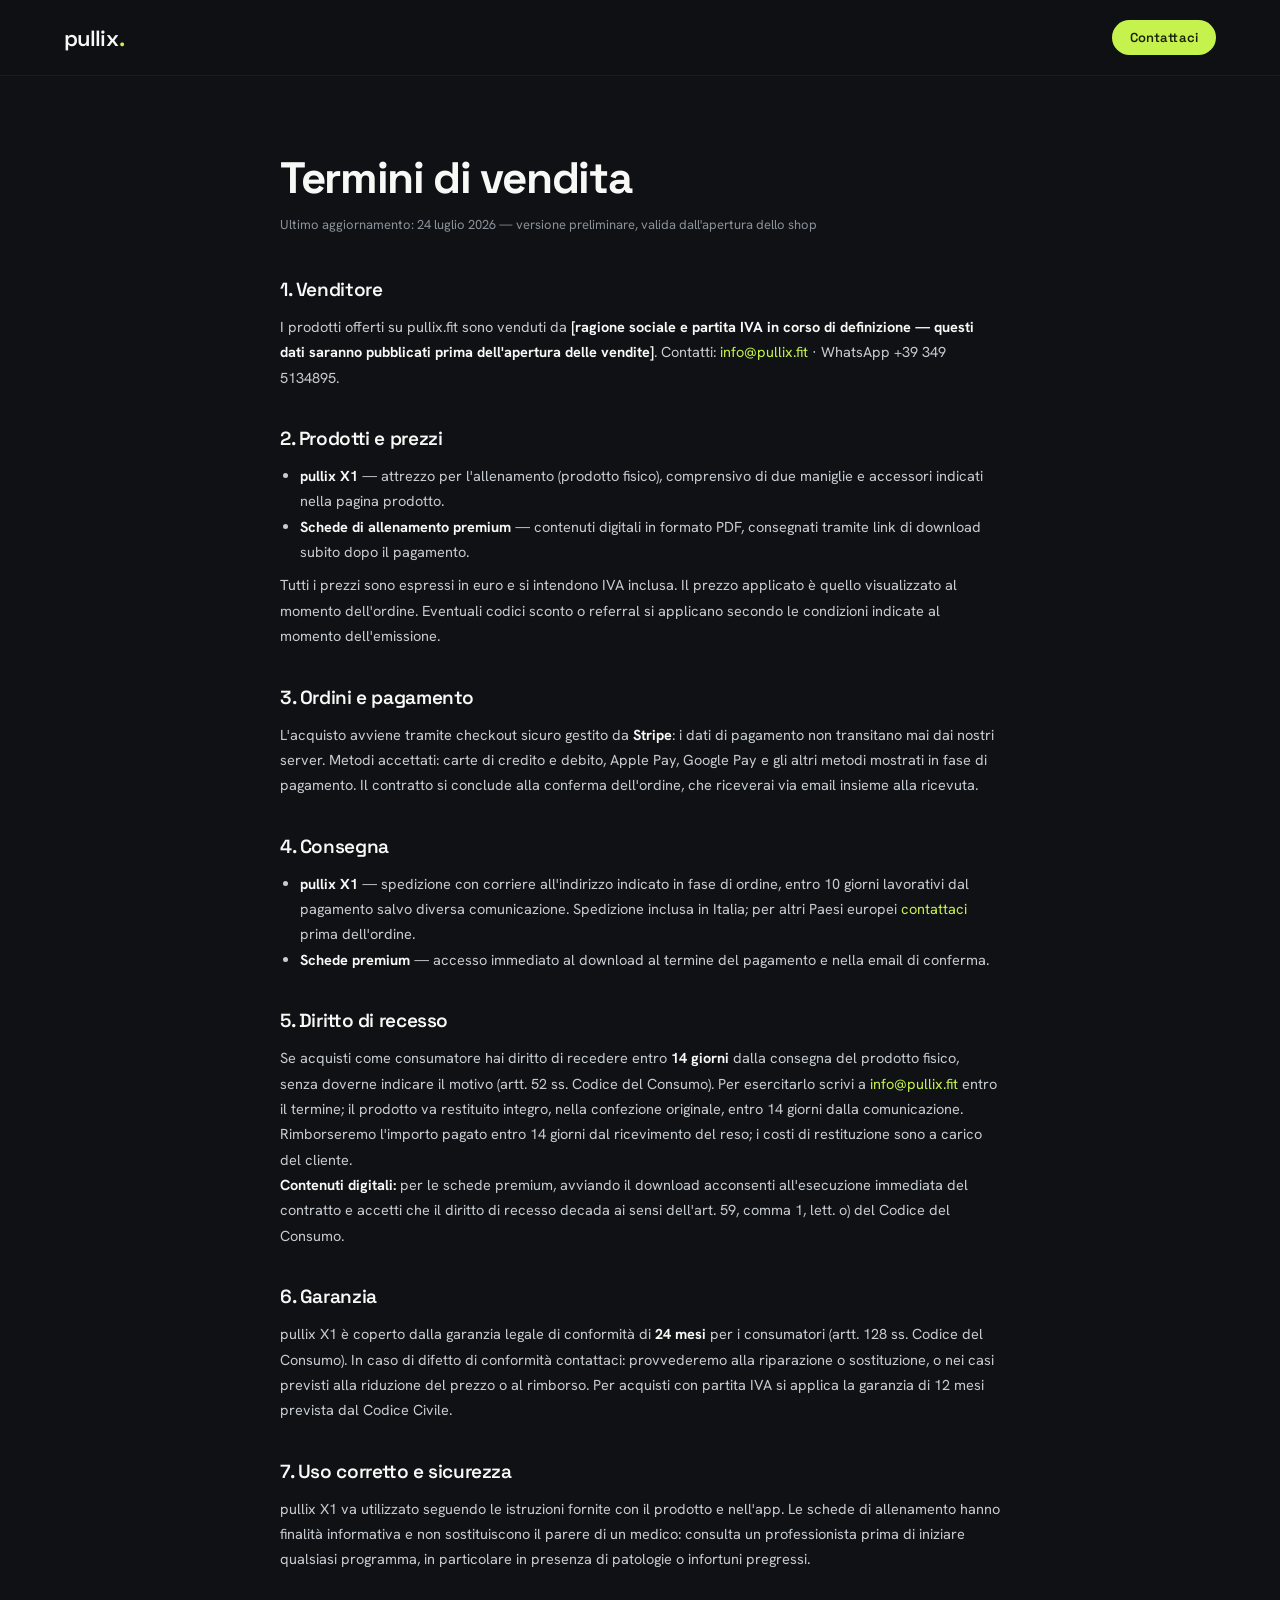
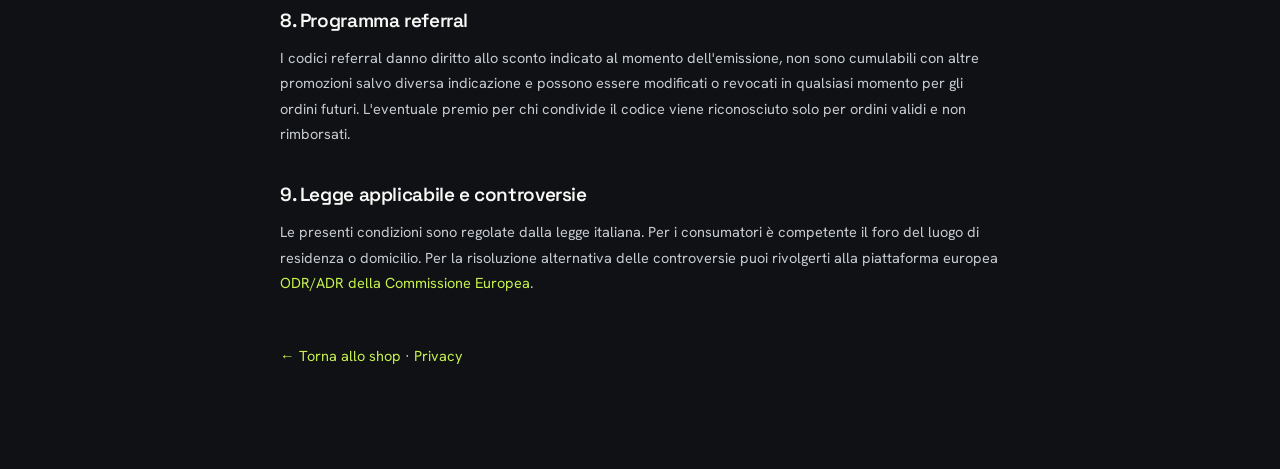
<file: termini/index.html>
<!DOCTYPE html>
<html lang="it">
<head>
  <meta charset="utf-8">
  <meta name="viewport" content="width=device-width, initial-scale=1">
  <meta name="description" content="Termini e condizioni di vendita dello shop pullix.fit">
  <title>Termini di vendita — pullix.fit</title>
  <meta name="robots" content="noindex, follow">
  <link rel="canonical" href="https://pullix.fit/termini/">
  <link rel="icon" type="image/svg+xml" href="/favicon.svg">
  <link rel="apple-touch-icon" href="/apple-touch-icon.png">
  <meta name="theme-color" content="#0F1114">
  <link rel="preload" href="/fonts/space-grotesk-latin.woff2" as="font" type="font/woff2" crossorigin>
  <link rel="preload" href="/fonts/hanken-grotesk-latin.woff2" as="font" type="font/woff2" crossorigin>
  <link rel="stylesheet" href="/styles.css">
  <style>
    .legal { background: var(--dark); padding: 130px 24px 80px; min-height: 100vh; }
    .legal-inner { max-width: 720px; margin: 0 auto; }
    .legal h1 {
      font-family: var(--d); font-weight: 700;
      font-size: clamp(30px, 6vw, 44px); letter-spacing: -0.03em;
      margin-bottom: 8px;
    }
    .legal .updated { font-size: 13px; color: var(--gray); margin-bottom: 40px; }
    .legal h2 {
      font-family: var(--d); font-weight: 600; font-size: 19px;
      letter-spacing: -0.02em; margin: 36px 0 12px; color: var(--white);
    }
    .legal p, .legal li { font-size: 14.5px; line-height: 1.75; color: var(--light); }
    .legal ul { padding-left: 20px; margin: 8px 0; }
    .legal a { color: var(--volt); text-decoration: none; }
    .legal a:hover { text-decoration: underline; }
    @media (min-width: 768px) { .legal { padding: 150px 48px 100px; } }
  </style>
</head>
<body>

  <nav>
    <a class="logo" href="/">pullix<span>.</span></a>
    <div class="nav-right">
      <a class="nav-cta" href="/#contact">Contattaci</a>
    </div>
  </nav>

  <main class="legal">
    <div class="legal-inner">
      <h1>Termini di vendita</h1>
      <p class="updated">Ultimo aggiornamento: 24 luglio 2026 — versione preliminare, valida dall'apertura dello shop</p>

      <h2>1. Venditore</h2>
      <p>I prodotti offerti su pullix.fit sono venduti da <strong style="color:var(--white)">[ragione sociale e partita IVA in corso di definizione — questi dati saranno pubblicati prima dell'apertura delle vendite]</strong>. Contatti: <a href="mailto:info@pullix.fit">info@pullix.fit</a> · WhatsApp +39 349 5134895.</p>

      <h2>2. Prodotti e prezzi</h2>
      <ul>
        <li><strong style="color:var(--white)">pullix X1</strong> — attrezzo per l'allenamento (prodotto fisico), comprensivo di due maniglie e accessori indicati nella pagina prodotto.</li>
        <li><strong style="color:var(--white)">Schede di allenamento premium</strong> — contenuti digitali in formato PDF, consegnati tramite link di download subito dopo il pagamento.</li>
      </ul>
      <p>Tutti i prezzi sono espressi in euro e si intendono IVA inclusa. Il prezzo applicato è quello visualizzato al momento dell'ordine. Eventuali codici sconto o referral si applicano secondo le condizioni indicate al momento dell'emissione.</p>

      <h2>3. Ordini e pagamento</h2>
      <p>L'acquisto avviene tramite checkout sicuro gestito da <strong style="color:var(--white)">Stripe</strong>: i dati di pagamento non transitano mai dai nostri server. Metodi accettati: carte di credito e debito, Apple&nbsp;Pay, Google&nbsp;Pay e gli altri metodi mostrati in fase di pagamento. Il contratto si conclude alla conferma dell'ordine, che riceverai via email insieme alla ricevuta.</p>

      <h2>4. Consegna</h2>
      <ul>
        <li><strong style="color:var(--white)">pullix X1</strong> — spedizione con corriere all'indirizzo indicato in fase di ordine, entro 10 giorni lavorativi dal pagamento salvo diversa comunicazione. Spedizione inclusa in Italia; per altri Paesi europei <a href="/#contact">contattaci</a> prima dell'ordine.</li>
        <li><strong style="color:var(--white)">Schede premium</strong> — accesso immediato al download al termine del pagamento e nella email di conferma.</li>
      </ul>

      <h2>5. Diritto di recesso</h2>
      <p>Se acquisti come consumatore hai diritto di recedere entro <strong style="color:var(--white)">14 giorni</strong> dalla consegna del prodotto fisico, senza doverne indicare il motivo (artt. 52 ss. Codice del Consumo). Per esercitarlo scrivi a <a href="mailto:info@pullix.fit">info@pullix.fit</a> entro il termine; il prodotto va restituito integro, nella confezione originale, entro 14 giorni dalla comunicazione. Rimborseremo l'importo pagato entro 14 giorni dal ricevimento del reso; i costi di restituzione sono a carico del cliente.</p>
      <p><strong style="color:var(--white)">Contenuti digitali:</strong> per le schede premium, avviando il download acconsenti all'esecuzione immediata del contratto e accetti che il diritto di recesso decada ai sensi dell'art. 59, comma 1, lett. o) del Codice del Consumo.</p>

      <h2>6. Garanzia</h2>
      <p>pullix X1 è coperto dalla garanzia legale di conformità di <strong style="color:var(--white)">24 mesi</strong> per i consumatori (artt. 128 ss. Codice del Consumo). In caso di difetto di conformità contattaci: provvederemo alla riparazione o sostituzione, o nei casi previsti alla riduzione del prezzo o al rimborso. Per acquisti con partita IVA si applica la garanzia di 12 mesi prevista dal Codice Civile.</p>

      <h2>7. Uso corretto e sicurezza</h2>
      <p>pullix X1 va utilizzato seguendo le istruzioni fornite con il prodotto e nell'app. Le schede di allenamento hanno finalità informativa e non sostituiscono il parere di un medico: consulta un professionista prima di iniziare qualsiasi programma, in particolare in presenza di patologie o infortuni pregressi.</p>

      <h2>8. Programma referral</h2>
      <p>I codici referral danno diritto allo sconto indicato al momento dell'emissione, non sono cumulabili con altre promozioni salvo diversa indicazione e possono essere modificati o revocati in qualsiasi momento per gli ordini futuri. L'eventuale premio per chi condivide il codice viene riconosciuto solo per ordini validi e non rimborsati.</p>

      <h2>9. Legge applicabile e controversie</h2>
      <p>Le presenti condizioni sono regolate dalla legge italiana. Per i consumatori è competente il foro del luogo di residenza o domicilio. Per la risoluzione alternativa delle controversie puoi rivolgerti alla piattaforma europea <a href="https://consumer-redress.ec.europa.eu/" target="_blank" rel="noopener">ODR/ADR della Commissione Europea</a>.</p>

      <p style="margin-top:48px;"><a href="/acquista/">← Torna allo shop</a> · <a href="/privacy/">Privacy</a></p>
    </div>
  </main>

</body>
</html>
</file>
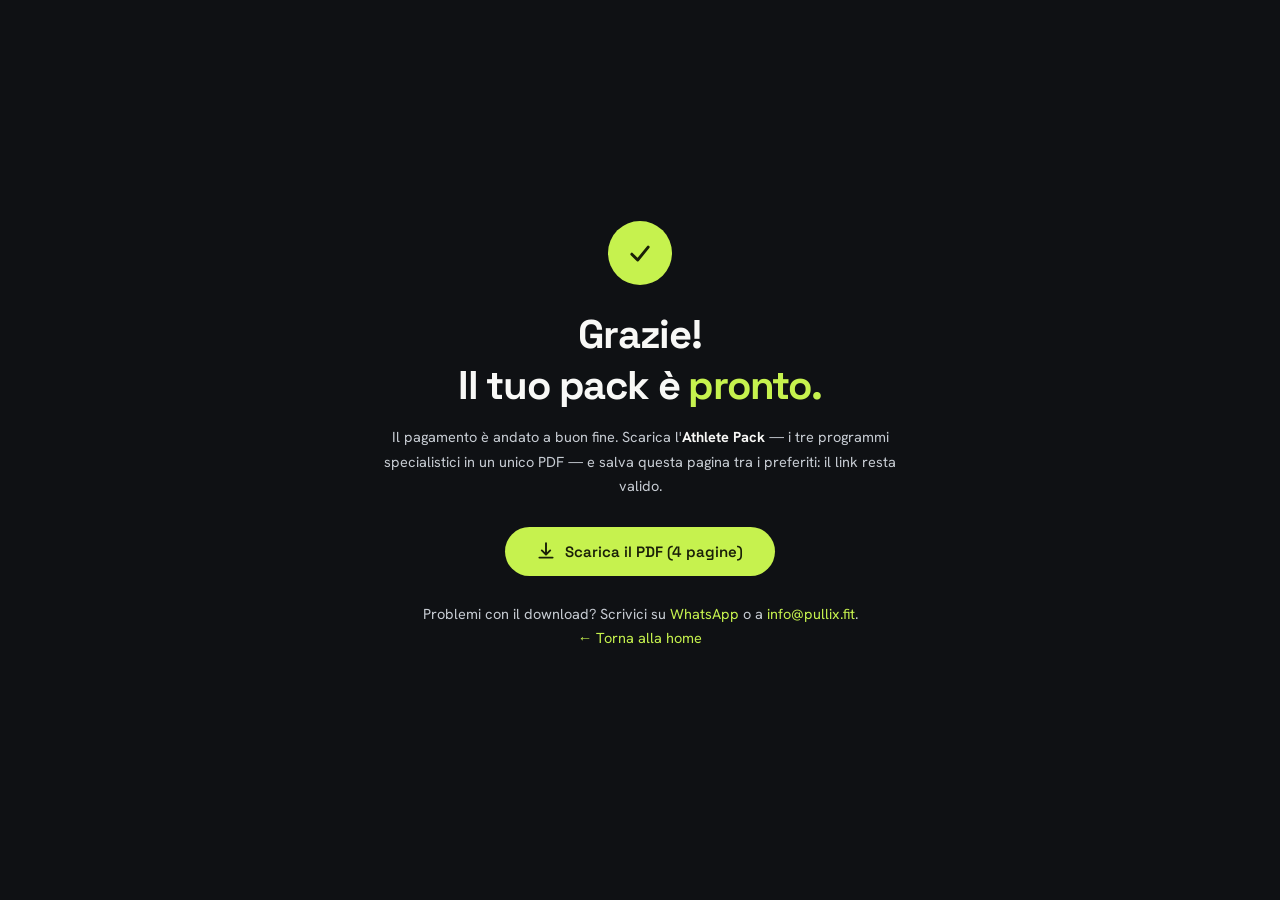
<file: downloads/ap-22eb37f1/index.html>
<!DOCTYPE html>
<html lang="it">
<head>
  <meta charset="utf-8">
  <meta name="viewport" content="width=device-width, initial-scale=1">
  <meta name="robots" content="noindex, nofollow">
  <title>Il tuo download — pullix.fit</title>
  <link rel="icon" type="image/svg+xml" href="/favicon.svg">
  <meta name="theme-color" content="#0F1114">
  <link rel="preload" href="/fonts/space-grotesk-latin.woff2" as="font" type="font/woff2" crossorigin>
  <link rel="preload" href="/fonts/hanken-grotesk-latin.woff2" as="font" type="font/woff2" crossorigin>
  <link rel="stylesheet" href="/styles.css">
  <style>
    .dl { background: var(--dark); min-height: 100vh; display: flex; align-items: center; justify-content: center; padding: 100px 24px; }
    .dl-card { max-width: 520px; text-align: center; }
    .dl-check { width: 64px; height: 64px; border-radius: 50%; background: var(--volt); color: var(--volt-dark); display: inline-flex; align-items: center; justify-content: center; margin-bottom: 24px; }
    .dl h1 { font-family: var(--d); font-weight: 700; font-size: clamp(28px, 6vw, 40px); letter-spacing: -0.03em; margin-bottom: 14px; }
    .dl h1 em { font-style: normal; color: var(--volt); }
    .dl p { font-size: 14.5px; line-height: 1.7; color: var(--light); margin-bottom: 28px; }
    .dl-btn { display: inline-flex; align-items: center; gap: 10px; background: var(--volt); color: var(--volt-dark); font-family: var(--d); font-weight: 600; font-size: 15px; padding: 15px 32px; border-radius: 100px; text-decoration: none; transition: opacity .15s; }
    .dl-btn:hover { opacity: .85; }
    .dl-note { margin-top: 26px; font-size: 12.5px; color: var(--gray); }
    .dl-note a { color: var(--volt); text-decoration: none; }
  </style>
</head>
<body>
  <main class="dl">
    <div class="dl-card">
      <div class="dl-check"><svg width="28" height="28" fill="none" viewBox="0 0 24 24"><path d="M5 13l5 5L19 7" stroke="currentColor" stroke-width="2.5" stroke-linecap="round" stroke-linejoin="round"/></svg></div>
      <h1>Grazie!<br>Il tuo pack è <em>pronto.</em></h1>
      <p>Il pagamento è andato a buon fine. Scarica l'<strong style="color:var(--white)">Athlete Pack</strong> — i tre programmi specialistici in un unico PDF — e salva questa pagina tra i preferiti: il link resta valido.</p>
      <a class="dl-btn" href="/downloads/ap-22eb37f1/pullix-athlete-pack.pdf" download>
        <svg width="18" height="18" fill="none" viewBox="0 0 15 15"><path d="M7.5 1v9M4 7l3.5 3.5L11 7M2 13h11" stroke="currentColor" stroke-width="1.6" stroke-linecap="round" stroke-linejoin="round"/></svg>
        Scarica il PDF (4 pagine)
      </a>
      <p class="dl-note">Problemi con il download? Scrivici su <a href="https://wa.me/393495134895?text=Ciao%21%20Ho%20acquistato%20l%27Athlete%20Pack%20ma%20ho%20un%20problema%20col%20download." target="_blank" rel="noopener">WhatsApp</a> o a <a href="mailto:info@pullix.fit">info@pullix.fit</a>.<br><a href="/">← Torna alla home</a></p>
    </div>
  </main>
</body>
</html>
</file>
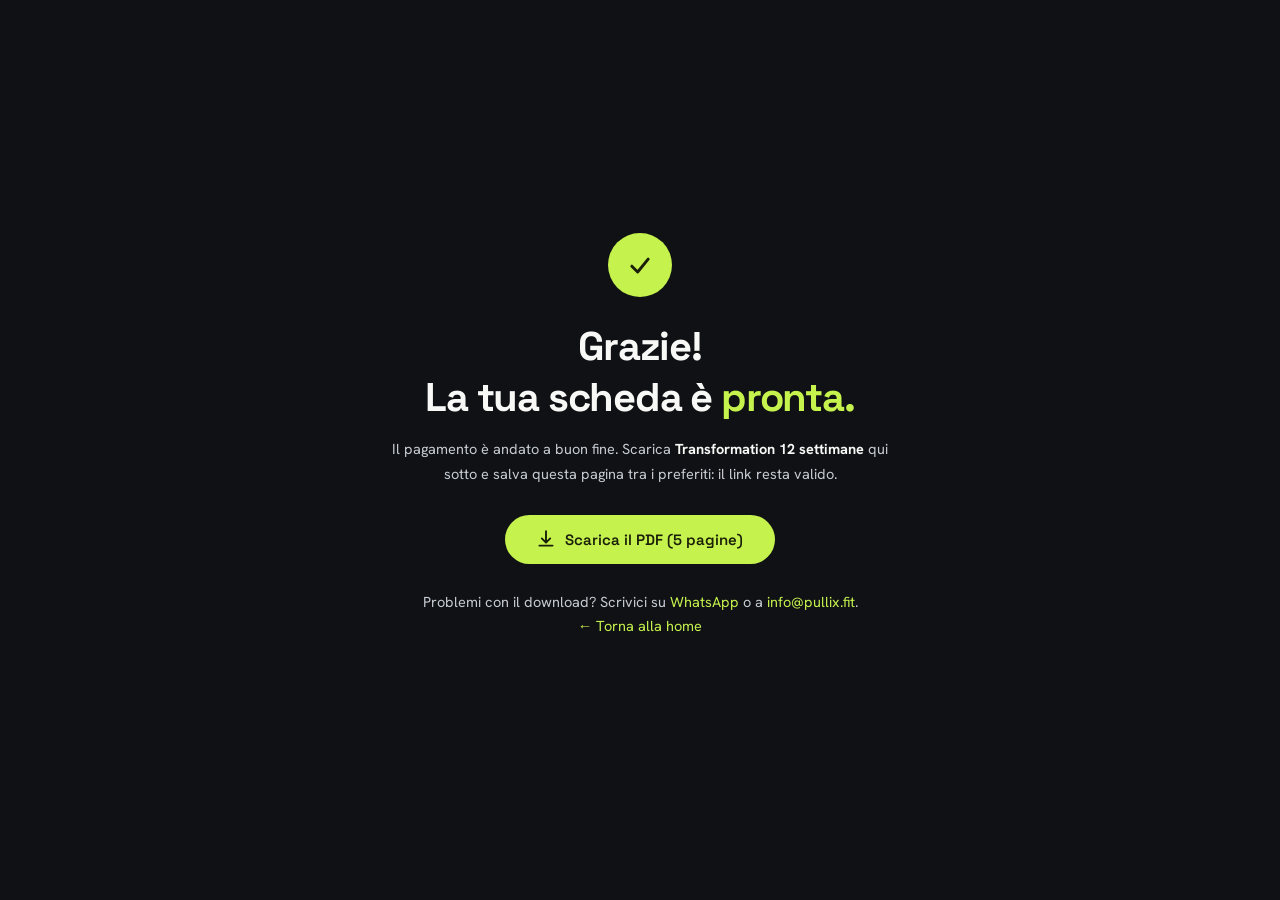
<file: downloads/tx-3e1ec987/index.html>
<!DOCTYPE html>
<html lang="it">
<head>
  <meta charset="utf-8">
  <meta name="viewport" content="width=device-width, initial-scale=1">
  <meta name="robots" content="noindex, nofollow">
  <title>Il tuo download — pullix.fit</title>
  <link rel="icon" type="image/svg+xml" href="/favicon.svg">
  <meta name="theme-color" content="#0F1114">
  <link rel="preload" href="/fonts/space-grotesk-latin.woff2" as="font" type="font/woff2" crossorigin>
  <link rel="preload" href="/fonts/hanken-grotesk-latin.woff2" as="font" type="font/woff2" crossorigin>
  <link rel="stylesheet" href="/styles.css">
  <style>
    .dl { background: var(--dark); min-height: 100vh; display: flex; align-items: center; justify-content: center; padding: 100px 24px; }
    .dl-card { max-width: 520px; text-align: center; }
    .dl-check { width: 64px; height: 64px; border-radius: 50%; background: var(--volt); color: var(--volt-dark); display: inline-flex; align-items: center; justify-content: center; margin-bottom: 24px; }
    .dl h1 { font-family: var(--d); font-weight: 700; font-size: clamp(28px, 6vw, 40px); letter-spacing: -0.03em; margin-bottom: 14px; }
    .dl h1 em { font-style: normal; color: var(--volt); }
    .dl p { font-size: 14.5px; line-height: 1.7; color: var(--light); margin-bottom: 28px; }
    .dl-btn { display: inline-flex; align-items: center; gap: 10px; background: var(--volt); color: var(--volt-dark); font-family: var(--d); font-weight: 600; font-size: 15px; padding: 15px 32px; border-radius: 100px; text-decoration: none; transition: opacity .15s; }
    .dl-btn:hover { opacity: .85; }
    .dl-note { margin-top: 26px; font-size: 12.5px; color: var(--gray); }
    .dl-note a { color: var(--volt); text-decoration: none; }
  </style>
</head>
<body>
  <main class="dl">
    <div class="dl-card">
      <div class="dl-check"><svg width="28" height="28" fill="none" viewBox="0 0 24 24"><path d="M5 13l5 5L19 7" stroke="currentColor" stroke-width="2.5" stroke-linecap="round" stroke-linejoin="round"/></svg></div>
      <h1>Grazie!<br>La tua scheda è <em>pronta.</em></h1>
      <p>Il pagamento è andato a buon fine. Scarica <strong style="color:var(--white)">Transformation 12 settimane</strong> qui sotto e salva questa pagina tra i preferiti: il link resta valido.</p>
      <a class="dl-btn" href="/downloads/tx-3e1ec987/pullix-transformation-12.pdf" download>
        <svg width="18" height="18" fill="none" viewBox="0 0 15 15"><path d="M7.5 1v9M4 7l3.5 3.5L11 7M2 13h11" stroke="currentColor" stroke-width="1.6" stroke-linecap="round" stroke-linejoin="round"/></svg>
        Scarica il PDF (5 pagine)
      </a>
      <p class="dl-note">Problemi con il download? Scrivici su <a href="https://wa.me/393495134895?text=Ciao%21%20Ho%20acquistato%20la%20scheda%20Transformation%20ma%20ho%20un%20problema%20col%20download." target="_blank" rel="noopener">WhatsApp</a> o a <a href="mailto:info@pullix.fit">info@pullix.fit</a>.<br><a href="/">← Torna alla home</a></p>
    </div>
  </main>
</body>
</html>
</file>
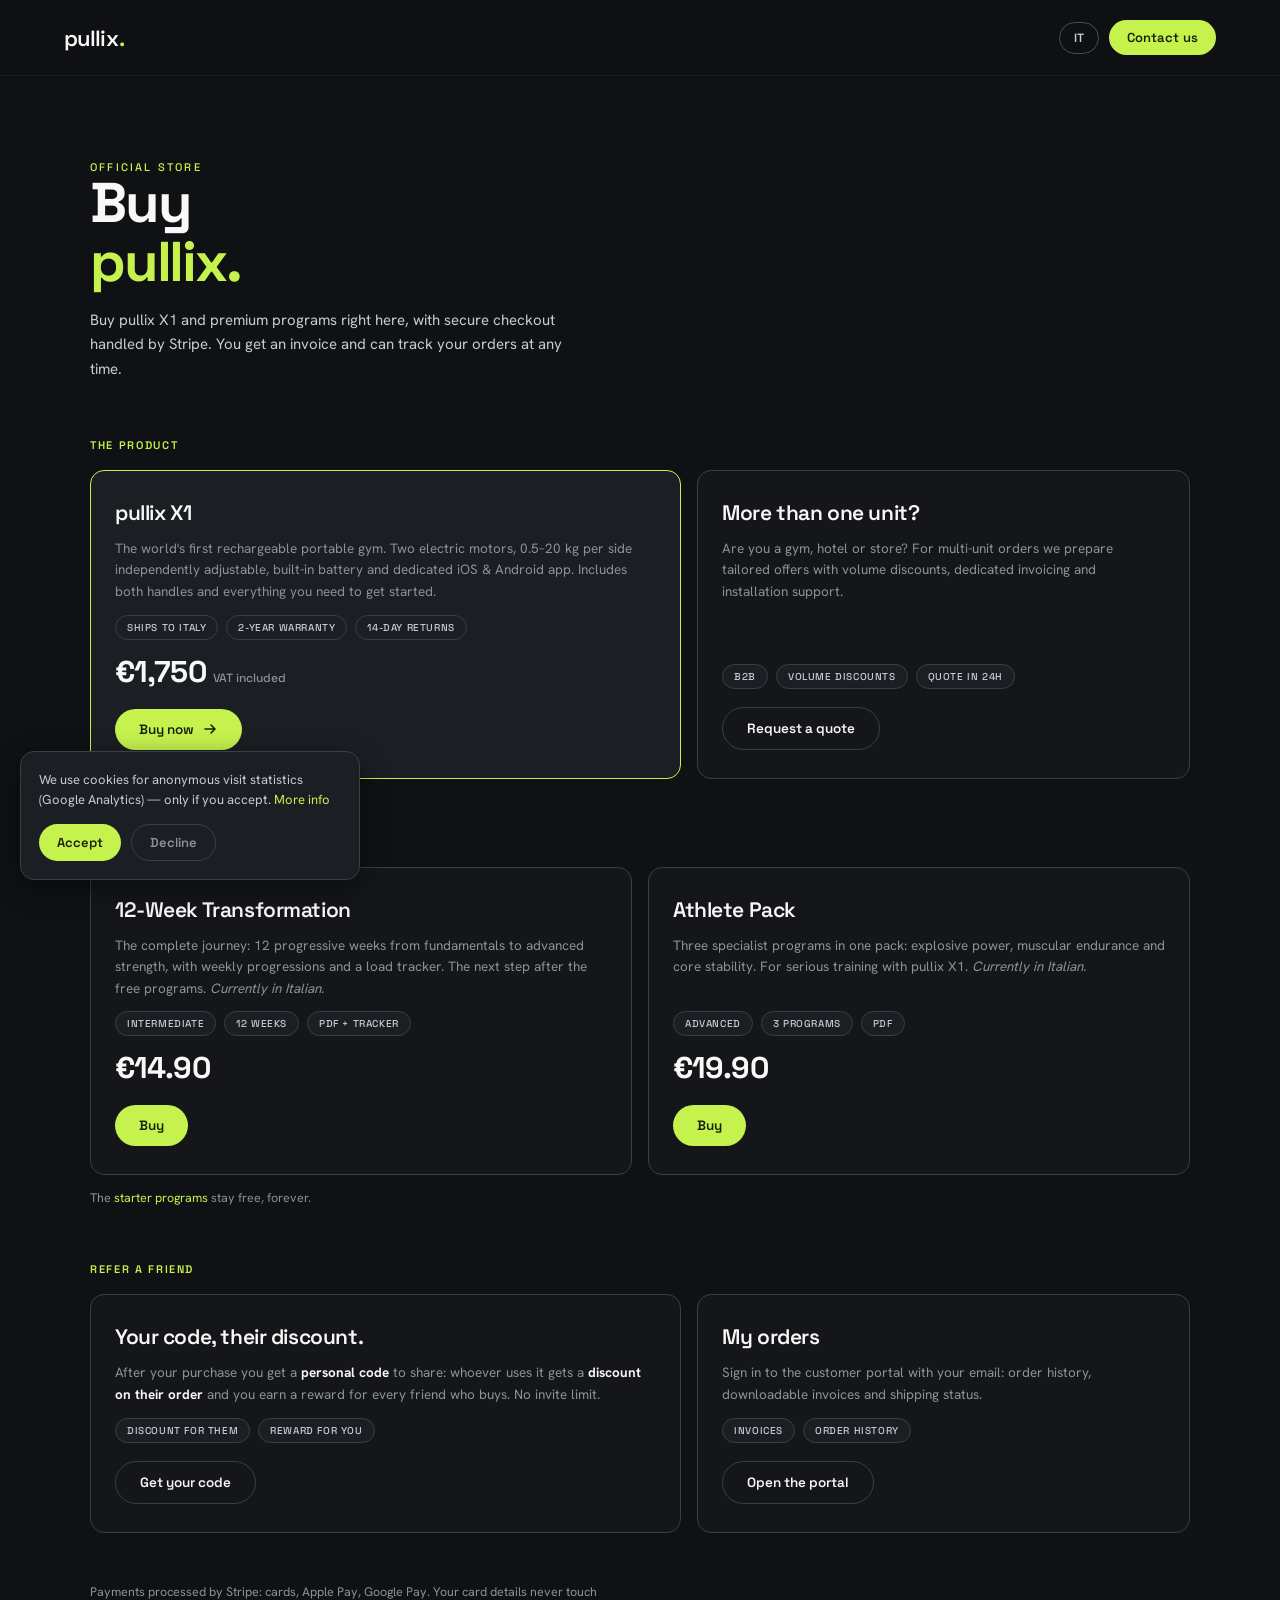
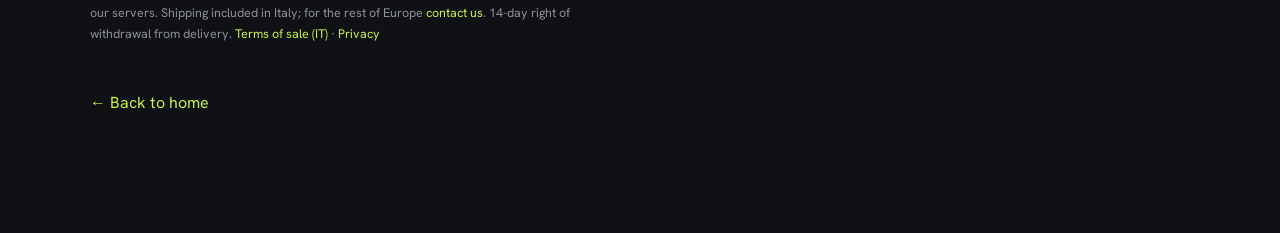
<file: en/buy/index.html>
<!DOCTYPE html>
<html lang="en">
<head>
  <meta charset="utf-8">
  <meta name="viewport" content="width=device-width, initial-scale=1">
  <meta name="description" content="Buy pullix X1 and premium training programs online. Secure checkout by Stripe.">
  <!-- Pagina in anteprima: rimuovere noindex al go-live dello shop -->
  <meta name="robots" content="noindex, nofollow">
  <title>Buy — pullix.fit</title>
  <link rel="canonical" href="https://pullix.fit/en/buy/">
  <link rel="icon" type="image/svg+xml" href="/favicon.svg">
  <link rel="apple-touch-icon" href="/apple-touch-icon.png">
  <meta name="theme-color" content="#0F1114">
  <meta property="og:type" content="website">
  <meta property="og:site_name" content="pullix.fit">
  <meta property="og:title" content="Buy pullix X1 online">
  <meta property="og:description" content="pullix X1 from €1,750, premium programs and referral program. Secure checkout by Stripe.">
  <meta property="og:url" content="https://pullix.fit/en/buy/">
  <meta property="og:image" content="https://pullix.fit/og-image.jpg?v=1">
  <link rel="preload" href="/fonts/space-grotesk-latin.woff2" as="font" type="font/woff2" crossorigin>
  <link rel="preload" href="/fonts/hanken-grotesk-latin.woff2" as="font" type="font/woff2" crossorigin>
  <link rel="stylesheet" href="/styles.css">
  <style>
    .sh { background: var(--dark); padding: 130px 24px 80px; min-height: 100vh; }
    .sh-inner { max-width: 1100px; margin: 0 auto; }
    .sh h1 {
      font-family: var(--d); font-weight: 700;
      font-size: clamp(34px, 7vw, 56px); letter-spacing: -0.04em;
      line-height: 1.05; margin-bottom: 16px;
    }
    .sh h1 em { font-style: normal; color: var(--volt); }
    .sh-sub { font-size: 15px; line-height: 1.65; color: var(--light); max-width: 62ch; margin-bottom: 48px; }
    .sh-label {
      font-family: var(--d); font-size: 11px; font-weight: 600; letter-spacing: 0.15em;
      color: var(--volt); text-transform: uppercase; margin: 56px 0 18px;
    }
    .sh-grid { display: grid; grid-template-columns: 1fr; gap: 16px; }
    .sh-card {
      border: 1px solid var(--mid); border-radius: 14px; padding: 28px 24px;
      background: var(--dark2);
      display: flex; flex-direction: column; gap: 12px;
      transition: border-color .15s, transform .15s;
    }
    .sh-card:hover { border-color: var(--volt); transform: translateY(-2px); }
    .sh-card.hero-card { border-color: var(--volt); background: var(--dark3); }
    .sh-card h2 { font-family: var(--d); font-weight: 600; font-size: 21px; letter-spacing: -0.02em; }
    .sh-card p { font-size: 13.5px; line-height: 1.6; color: var(--gray); flex: 1; }
    .sh-price {
      font-family: var(--d); font-weight: 700; font-size: 30px; letter-spacing: -0.03em;
      color: var(--white);
    }
    .sh-price small { font-size: 12px; font-weight: 500; color: var(--gray); letter-spacing: 0; }
    .sh-meta { display: flex; gap: 8px; flex-wrap: wrap; }
    .sh-tag {
      font-family: var(--d); font-size: 10px; font-weight: 500; letter-spacing: 0.06em;
      text-transform: uppercase; color: var(--light);
      background: var(--dark3); border: 1px solid var(--mid); border-radius: 100px; padding: 5px 11px;
    }
    .sh-buy {
      display: inline-flex; align-items: center; gap: 8px; align-self: flex-start;
      background: var(--volt); color: var(--volt-dark); border: 0; cursor: pointer;
      font-family: var(--d); font-weight: 600; font-size: 13.5px;
      padding: 12px 24px; border-radius: 100px; text-decoration: none;
      transition: opacity .15s; margin-top: 6px;
    }
    .sh-buy:hover { opacity: .85; }
    .sh-buy.ghost {
      background: transparent; color: var(--white); border: 1px solid var(--mid);
    }
    .sh-buy.ghost:hover { border-color: var(--volt); opacity: 1; }
    .sh-split { display: grid; grid-template-columns: 1fr; gap: 16px; }
    .sh-note { margin-top: 48px; font-size: 12.5px; line-height: 1.7; color: var(--gray); max-width: 75ch; }
    .sh-note a { color: var(--volt); text-decoration: none; }
    .sh-toast {
      position: fixed; left: 50%; bottom: 24px; transform: translateX(-50%);
      background: var(--dark3); border: 1px solid var(--volt); border-radius: 14px;
      padding: 18px 22px; max-width: 92vw; width: 420px; z-index: 200;
      font-size: 13.5px; line-height: 1.6; color: var(--light);
      box-shadow: 0 12px 40px rgba(0,0,0,.5);
    }
    .sh-toast strong { color: var(--white); }
    .sh-toast .sh-toast-actions { display: flex; gap: 10px; margin-top: 12px; }
    .sh-toast a, .sh-toast button {
      font-family: var(--d); font-size: 12.5px; font-weight: 600; cursor: pointer;
      padding: 9px 18px; border-radius: 100px; text-decoration: none; border: 0;
    }
    .sh-toast a { background: var(--volt); color: var(--volt-dark); }
    .sh-toast button { background: transparent; color: var(--gray); border: 1px solid var(--mid); }
    @media (min-width: 768px) {
      .sh { padding: 150px 48px 100px; }
      .sh-grid { grid-template-columns: 1fr 1fr; }
      .sh-split { grid-template-columns: 1.2fr 1fr; }
    }
    @media (min-width: 1024px) { .sh { padding: 160px 64px 120px; } }
  </style>
</head>
<body>

  <nav>
    <a class="logo" href="/en/">pullix<span>.</span></a>
    <div class="nav-right">
      <a class="lang-switch" href="/acquista/">IT</a>
      <a class="nav-cta" href="/en/#contact">Contact us</a>
    </div>
  </nav>

  <main class="sh">
    <div class="sh-inner">
      <p class="tag">Official store</p>
      <h1>Buy<br><em>pullix.</em></h1>
      <p class="sh-sub">Buy pullix X1 and premium programs right here, with secure checkout handled by Stripe. You get an invoice and can track your orders at any time.</p>

      <!-- X1 -->
      <p class="sh-label">The product</p>
      <div class="sh-split">
        <div class="sh-card hero-card">
          <h2>pullix X1</h2>
          <p>The world's first rechargeable portable gym. Two electric motors, 0.5–20 kg per side independently adjustable, built-in battery and dedicated iOS &amp; Android app. Includes both handles and everything you need to get started.</p>
          <div class="sh-meta">
            <span class="sh-tag">Ships to Italy</span><span class="sh-tag">2-year warranty</span><span class="sh-tag">14-day returns</span>
          </div>
          <span class="sh-price">€1,750 <small>VAT included</small></span>
          <button class="sh-buy" data-stripe="x1">
            Buy now
            <svg width="16" height="16" fill="none" viewBox="0 0 16 16"><path d="M3 8h10M9 4l4 4-4 4" stroke="currentColor" stroke-width="1.6" stroke-linecap="round" stroke-linejoin="round"/></svg>
          </button>
        </div>
        <div class="sh-card">
          <h2>More than one unit?</h2>
          <p>Are you a gym, hotel or store? For multi-unit orders we prepare tailored offers with volume discounts, dedicated invoicing and installation support.</p>
          <div class="sh-meta">
            <span class="sh-tag">B2B</span><span class="sh-tag">Volume discounts</span><span class="sh-tag">Quote in 24h</span>
          </div>
          <a class="sh-buy ghost" href="https://wa.me/393495134895?text=Hi%21%20I%20would%20like%20a%20quote%20for%20multiple%20pullix%20X1%20units." target="_blank" rel="noopener">Request a quote</a>
        </div>
      </div>

      <!-- PREMIUM PROGRAMS -->
      <p class="sh-label">Premium programs</p>
      <div class="sh-grid">
        <div class="sh-card">
          <h2>12-Week Transformation</h2>
          <p>The complete journey: 12 progressive weeks from fundamentals to advanced strength, with weekly progressions and a load tracker. The next step after the free programs. <em>Currently in Italian.</em></p>
          <div class="sh-meta">
            <span class="sh-tag">Intermediate</span><span class="sh-tag">12 weeks</span><span class="sh-tag">PDF + Tracker</span>
          </div>
          <span class="sh-price">€14.90</span>
          <button class="sh-buy" data-stripe="scheda-transformation">Buy</button>
        </div>
        <div class="sh-card">
          <h2>Athlete Pack</h2>
          <p>Three specialist programs in one pack: explosive power, muscular endurance and core stability. For serious training with pullix X1. <em>Currently in Italian.</em></p>
          <div class="sh-meta">
            <span class="sh-tag">Advanced</span><span class="sh-tag">3 programs</span><span class="sh-tag">PDF</span>
          </div>
          <span class="sh-price">€19.90</span>
          <button class="sh-buy" data-stripe="scheda-athlete">Buy</button>
        </div>
      </div>
      <p style="margin-top:14px;font-size:12.5px;color:var(--gray);">The <a href="/allenamenti/" style="color:var(--volt);text-decoration:none;">starter programs</a> stay free, forever.</p>

      <!-- REFERRAL -->
      <p class="sh-label">Refer a friend</p>
      <div class="sh-split">
        <div class="sh-card">
          <h2>Your code, their discount.</h2>
          <p>After your purchase you get a <strong style="color:var(--white);">personal code</strong> to share: whoever uses it gets a <strong style="color:var(--white);">discount on their order</strong> and you earn a reward for every friend who buys. No invite limit.</p>
          <div class="sh-meta">
            <span class="sh-tag">Discount for them</span><span class="sh-tag">Reward for you</span>
          </div>
          <button class="sh-buy ghost" data-stripe="referral">Get your code</button>
        </div>
        <div class="sh-card">
          <h2>My orders</h2>
          <p>Sign in to the customer portal with your email: order history, downloadable invoices and shipping status.</p>
          <div class="sh-meta">
            <span class="sh-tag">Invoices</span><span class="sh-tag">Order history</span>
          </div>
          <button class="sh-buy ghost" data-stripe="portal">Open the portal</button>
        </div>
      </div>

      <p class="sh-note">Payments processed by Stripe: cards, Apple&nbsp;Pay, Google&nbsp;Pay. Your card details never touch our servers. Shipping included in Italy; for the rest of Europe <a href="/en/#contact">contact us</a>. 14-day right of withdrawal from delivery. <a href="/termini/">Terms of sale (IT)</a> · <a href="/en/privacy/">Privacy</a></p>

      <p style="margin-top:48px;"><a href="/en/" style="color:var(--volt);text-decoration:none;">← Back to home</a></p>
    </div>
  </main>

  <script src="/store.js" defer></script>
  <script src="/site.js" defer></script>

</body>
</html>
</file>
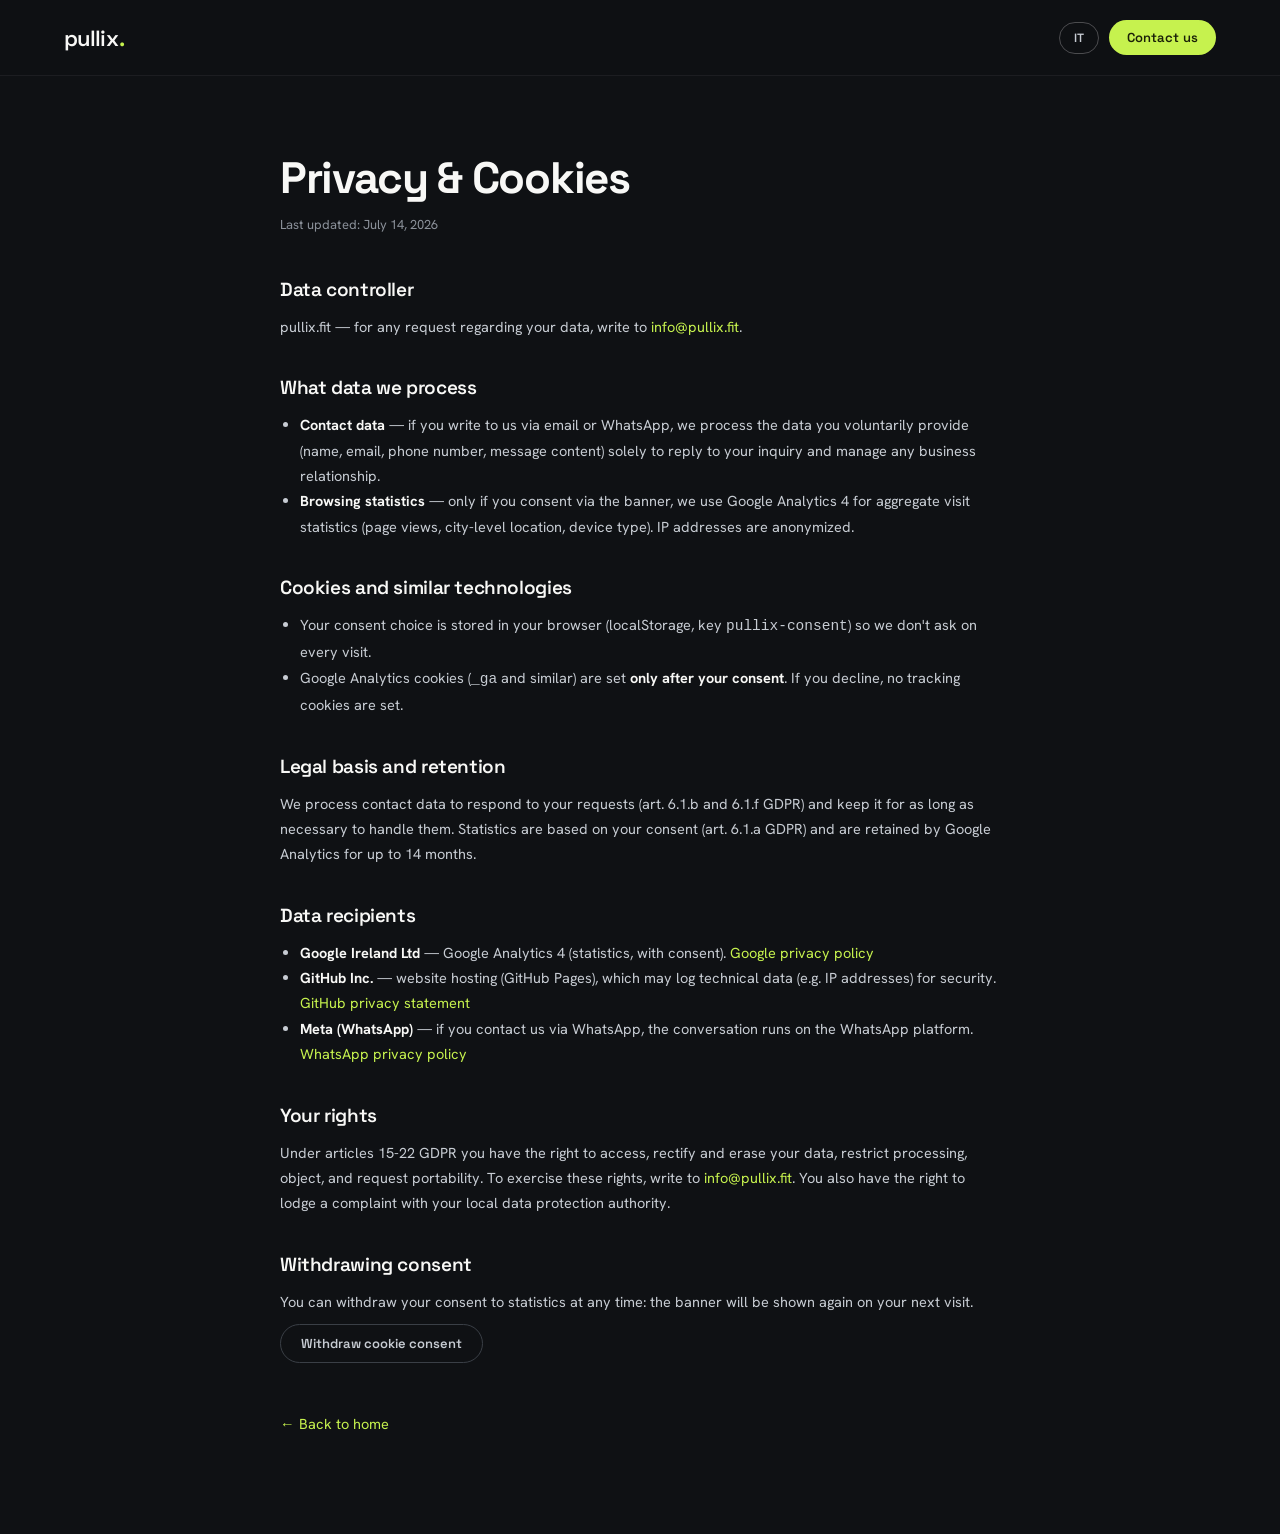
<file: en/privacy/index.html>
<!DOCTYPE html>
<html lang="en">
<head>
  <meta charset="utf-8">
  <meta name="viewport" content="width=device-width, initial-scale=1">
  <meta name="description" content="Privacy and cookie policy — pullix.fit">
  <title>Privacy &amp; Cookies — pullix.fit</title>
  <meta name="robots" content="noindex, follow">
  <link rel="canonical" href="https://pullix.fit/en/privacy/">
  <link rel="icon" type="image/svg+xml" href="/favicon.svg">
  <link rel="apple-touch-icon" href="/apple-touch-icon.png">
  <meta name="theme-color" content="#0F1114">
  <link rel="preload" href="/fonts/space-grotesk-latin.woff2" as="font" type="font/woff2" crossorigin>
  <link rel="preload" href="/fonts/hanken-grotesk-latin.woff2" as="font" type="font/woff2" crossorigin>
  <link rel="stylesheet" href="/styles.css">
  <style>
    .legal { background: var(--dark); padding: 130px 24px 80px; min-height: 100vh; }
    .legal-inner { max-width: 720px; margin: 0 auto; }
    .legal h1 {
      font-family: var(--d); font-weight: 700;
      font-size: clamp(30px, 6vw, 44px); letter-spacing: -0.03em;
      margin-bottom: 8px;
    }
    .legal .updated { font-size: 13px; color: var(--gray); margin-bottom: 40px; }
    .legal h2 {
      font-family: var(--d); font-weight: 600; font-size: 19px;
      letter-spacing: -0.02em; margin: 36px 0 12px; color: var(--white);
    }
    .legal p, .legal li { font-size: 14.5px; line-height: 1.75; color: var(--light); }
    .legal ul { padding-left: 20px; margin: 8px 0; }
    .legal a { color: var(--volt); text-decoration: none; }
    .legal a:hover { text-decoration: underline; }
    .revoke-btn {
      margin-top: 10px; font-family: var(--d); font-weight: 600; font-size: 13px;
      padding: 10px 20px; border-radius: 100px; cursor: pointer;
      background: transparent; color: var(--light); border: 1px solid var(--mid);
      transition: border-color .15s, color .15s;
    }
    .revoke-btn:hover { border-color: var(--volt); color: var(--volt); }
    @media (min-width: 768px) { .legal { padding: 150px 48px 100px; } }
  </style>
</head>
<body>

  <nav>
    <a class="logo" href="/en/">pullix<span>.</span></a>
    <div class="nav-right">
      <a class="lang-switch" href="/privacy/">IT</a>
      <a class="nav-cta" href="/en/#contact">Contact us</a>
    </div>
  </nav>

  <main class="legal">
    <div class="legal-inner">
      <h1>Privacy &amp; Cookies</h1>
      <p class="updated">Last updated: July 14, 2026</p>

      <h2>Data controller</h2>
      <p>pullix.fit — for any request regarding your data, write to <a href="mailto:info@pullix.fit">info@pullix.fit</a>.</p>

      <h2>What data we process</h2>
      <ul>
        <li><strong style="color:var(--white)">Contact data</strong> — if you write to us via email or WhatsApp, we process the data you voluntarily provide (name, email, phone number, message content) solely to reply to your inquiry and manage any business relationship.</li>
        <li><strong style="color:var(--white)">Browsing statistics</strong> — only if you consent via the banner, we use Google Analytics 4 for aggregate visit statistics (page views, city-level location, device type). IP addresses are anonymized.</li>
      </ul>

      <h2>Cookies and similar technologies</h2>
      <ul>
        <li>Your consent choice is stored in your browser (localStorage, key <code>pullix-consent</code>) so we don't ask on every visit.</li>
        <li>Google Analytics cookies (<code>_ga</code> and similar) are set <strong style="color:var(--white)">only after your consent</strong>. If you decline, no tracking cookies are set.</li>
      </ul>

      <h2>Legal basis and retention</h2>
      <p>We process contact data to respond to your requests (art. 6.1.b and 6.1.f GDPR) and keep it for as long as necessary to handle them. Statistics are based on your consent (art. 6.1.a GDPR) and are retained by Google Analytics for up to 14 months.</p>

      <h2>Data recipients</h2>
      <ul>
        <li><strong style="color:var(--white)">Google Ireland Ltd</strong> — Google Analytics 4 (statistics, with consent). <a href="https://policies.google.com/privacy" target="_blank" rel="noopener">Google privacy policy</a></li>
        <li><strong style="color:var(--white)">GitHub Inc.</strong> — website hosting (GitHub Pages), which may log technical data (e.g. IP addresses) for security. <a href="https://docs.github.com/en/site-policy/privacy-policies/github-general-privacy-statement" target="_blank" rel="noopener">GitHub privacy statement</a></li>
        <li><strong style="color:var(--white)">Meta (WhatsApp)</strong> — if you contact us via WhatsApp, the conversation runs on the WhatsApp platform. <a href="https://www.whatsapp.com/legal/privacy-policy-eea" target="_blank" rel="noopener">WhatsApp privacy policy</a></li>
      </ul>

      <h2>Your rights</h2>
      <p>Under articles 15-22 GDPR you have the right to access, rectify and erase your data, restrict processing, object, and request portability. To exercise these rights, write to <a href="mailto:info@pullix.fit">info@pullix.fit</a>. You also have the right to lodge a complaint with your local data protection authority.</p>

      <h2>Withdrawing consent</h2>
      <p>You can withdraw your consent to statistics at any time: the banner will be shown again on your next visit.</p>
      <button class="revoke-btn" id="revoke">Withdraw cookie consent</button>

      <p style="margin-top:48px;"><a href="/en/">← Back to home</a></p>
    </div>
  </main>

  <script>
    document.getElementById('revoke').addEventListener('click', function () {
      try { localStorage.removeItem('pullix-consent'); } catch (e) {}
      this.textContent = 'Consent reset ✓';
      this.disabled = true;
    });
  </script>

</body>
</html>
</file>
<file: styles.css>
/* ── FONT (self-hosted, variabili, subset latin) ── */
@font-face {
  font-family: 'Space Grotesk';
  font-style: normal;
  font-weight: 300 700;
  font-display: swap;
  src: url('/fonts/space-grotesk-latin.woff2') format('woff2');
  unicode-range: U+0000-00FF, U+0131, U+0152-0153, U+02BB-02BC, U+02C6, U+02DA, U+02DC, U+0304, U+0308, U+0329, U+2000-206F, U+20AC, U+2122, U+2191, U+2193, U+2212, U+2215, U+FEFF, U+FFFD;
}
@font-face {
  font-family: 'Hanken Grotesk';
  font-style: normal;
  font-weight: 100 900;
  font-display: swap;
  src: url('/fonts/hanken-grotesk-latin.woff2') format('woff2');
  unicode-range: U+0000-00FF, U+0131, U+0152-0153, U+02BB-02BC, U+02C6, U+02DA, U+02DC, U+0304, U+0308, U+0329, U+2000-206F, U+20AC, U+2122, U+2191, U+2193, U+2212, U+2215, U+FEFF, U+FFFD;
}

*, *::before, *::after { box-sizing: border-box; margin: 0; padding: 0; }

:root {
  --dark:  #0F1114;
  --dark2: #14161A;
  --dark3: #1B1E23;
  --mid:   #3A3F46;
  --gray:  #8B919A;
  --light: #C7CCD3;
  --mist:  #F1F0EC;
  --white: #F8F8F6;
  --volt:  #C6F24E;
  --volt-dark: #1A2008;
  --d: 'Space Grotesk', sans-serif;
  --b: 'Hanken Grotesk', sans-serif;
}

html { scroll-behavior: smooth; scroll-padding-top: 76px; }
body { font-family: var(--b); background: var(--dark); color: var(--white); overflow-x: hidden; }
::selection { background: var(--volt); color: var(--volt-dark); }

a:focus-visible, button:focus-visible, video:focus-visible {
  outline: 2px solid var(--volt); outline-offset: 3px; border-radius: 4px;
}

/* ── REVEAL ON SCROLL ── */
.reveal { opacity: 0; transform: translateY(20px); transition: opacity .7s ease, transform .7s ease; }
.reveal.in { opacity: 1; transform: none; }

@media (prefers-reduced-motion: reduce) {
  html { scroll-behavior: auto; }
  .reveal { opacity: 1; transform: none; transition: none; }
  .ph img, .machine { transition: none; }
}

/* ── NAV ── */
nav {
  position: fixed; top: 0; left: 0; right: 0; z-index: 100;
  display: flex; align-items: center; justify-content: space-between;
  padding: 18px 24px;
  background: rgba(15,17,20,0.88);
  backdrop-filter: blur(16px);
  border-bottom: 1px solid rgba(255,255,255,0.06);
}

.logo {
  font-family: var(--d); font-weight: 600; font-size: 22px;
  letter-spacing: -0.04em; color: var(--white); text-decoration: none;
  display: flex; align-items: baseline; gap: 1px;
}
.logo span { color: var(--volt); }

.nav-links { display: none; }

.nav-cta {
  background: var(--volt); color: var(--volt-dark);
  font-family: var(--d); font-weight: 600; font-size: 13px;
  letter-spacing: 0.01em; padding: 9px 18px; border-radius: 100px;
  text-decoration: none; white-space: nowrap;
  transition: opacity .15s;
}
.nav-cta:hover { opacity: .85; }

/* ── HERO (split: testo + foto) ── */
.hero {
  display: flex; flex-direction: column;
  background: var(--dark);
}

.hero-content {
  order: 1; position: relative; z-index: 1;
  padding: 104px 24px 44px;
  display: flex; flex-direction: column;
}

.hero-media {
  order: 2; position: relative;
  height: 56vh; min-height: 320px;
  background: var(--dark3); overflow: hidden;
}
.hero-media img {
  width: 100%; height: 100%; object-fit: cover; object-position: 50% 50%;
  display: block;
}
/* sfumatura morbida sul bordo tra testo e foto (mobile: in alto) */
.hero-media::before {
  content: ''; position: absolute; inset: 0; pointer-events: none;
  background: linear-gradient(to bottom, rgba(15,17,20,.6) 0%, rgba(15,17,20,0) 18%);
}

.hero-badge {
  display: inline-flex; align-items: center; gap: 8px;
  border: 1px solid rgba(255,255,255,.2); border-radius: 100px;
  padding: 6px 14px; font-size: 12px; letter-spacing: 0.1em;
  text-transform: uppercase; color: var(--light); margin-bottom: 24px;
}
.hero-badge-dot { width: 5px; height: 5px; border-radius: 50%; background: var(--volt); }

.hero-h1 {
  font-family: var(--d); font-weight: 700;
  font-size: clamp(44px, 12vw, 80px);
  line-height: 1; letter-spacing: -0.04em;
  color: var(--white); margin-bottom: 8px;
}

.hero-h1-en {
  font-family: var(--d); font-weight: 400;
  font-size: clamp(18px, 4.5vw, 28px);
  letter-spacing: -0.02em; color: rgba(248,248,246,.55);
  margin-bottom: 24px; line-height: 1.2;
}

.hero-sub {
  font-size: 15px; line-height: 1.6; color: var(--light);
  max-width: 38ch; margin-bottom: 36px;
}

.hero-actions { display: flex; align-items: center; gap: 16px; flex-wrap: wrap; }

.btn-primary {
  background: var(--volt); color: var(--volt-dark);
  font-family: var(--d); font-weight: 600; font-size: 15px;
  padding: 14px 28px; border-radius: 100px;
  text-decoration: none; display: inline-flex; align-items: center; gap: 8px;
  transition: opacity .15s;
}
.btn-primary:hover { opacity: .88; }

.btn-ghost {
  color: var(--light); font-size: 14px; text-decoration: none;
  display: inline-flex; align-items: center; gap: 6px;
  border-bottom: 1px solid rgba(255,255,255,.2); padding-bottom: 2px;
  transition: color .15s, border-color .15s;
}
.btn-ghost:hover { color: var(--white); border-color: rgba(255,255,255,.5); }

/* ── PRODUCT INTRO ── */
.intro {
  background: var(--dark2); padding: 80px 24px;
}

.intro-inner {
  max-width: 720px; margin: 0 auto;
  display: flex; flex-direction: column; gap: 48px;
}

.tag {
  font-family: var(--d); font-size: 11px; font-weight: 500;
  letter-spacing: 0.2em; text-transform: uppercase; color: var(--volt);
}

.intro-text h2 {
  font-family: var(--d); font-weight: 600;
  font-size: clamp(28px, 6vw, 42px); letter-spacing: -0.03em;
  line-height: 1.1; margin: 12px 0 20px;
}

.intro-text h2 em { font-style: normal; color: rgba(248,248,246,.4); }

.intro-text p {
  font-size: 16px; line-height: 1.7; color: var(--light); max-width: 54ch;
}

.specs-row {
  display: grid; grid-template-columns: repeat(3,1fr); gap: 1px;
  background: var(--mid); border-radius: 12px; overflow: hidden;
}

.spec-cell {
  background: var(--dark3); padding: 24px 20px;
  display: flex; flex-direction: column; gap: 4px;
}

.spec-val {
  font-family: var(--d); font-weight: 600;
  font-size: clamp(22px, 5vw, 30px); letter-spacing: -0.03em;
  color: var(--white);
}

.spec-key {
  font-size: 11px; letter-spacing: 0.1em; text-transform: uppercase;
  color: var(--gray);
}

/* ── FEATURES ── */
.features { background: var(--mist); color: var(--dark2); padding: 80px 24px; }

.features-inner { max-width: 720px; margin: 0 auto; }

.section-label {
  font-family: var(--d); font-size: 11px; font-weight: 500;
  letter-spacing: 0.2em; text-transform: uppercase; color: #9A9388;
  margin-bottom: 12px;
}

.features h2 {
  font-family: var(--d); font-weight: 600;
  font-size: clamp(26px, 5vw, 38px); letter-spacing: -0.03em;
  line-height: 1.1; margin-bottom: 48px;
}

.features-grid {
  display: grid; grid-template-columns: 1fr 1fr; gap: 16px;
}

.feat {
  background: #FBFAF8; border: 1px solid #E2DFD7; border-radius: 12px;
  padding: 28px 24px;
}

.feat-icon {
  width: 36px; height: 36px; margin-bottom: 16px;
}

.feat h3 {
  font-family: var(--d); font-weight: 600; font-size: 16px;
  letter-spacing: -0.02em; margin-bottom: 8px; color: var(--dark2);
}

.feat p { font-size: 13.5px; line-height: 1.6; color: #6B655C; }

/* ── FOR WHO ── */
.forwho { background: var(--dark); padding: 80px 24px; }

.forwho-inner { max-width: 720px; margin: 0 auto; }

.forwho h2 {
  font-family: var(--d); font-weight: 600;
  font-size: clamp(26px, 5vw, 38px); letter-spacing: -0.03em;
  line-height: 1.1; margin-bottom: 48px;
}

.forwho h2 em { font-style: normal; color: var(--volt); }

.audience-grid {
  display: flex; flex-direction: column; gap: 16px;
}

.audience-card {
  border: 1px solid var(--mid); border-radius: 12px;
  padding: 28px 24px;
  display: flex; flex-direction: column; gap: 10px;
}

.audience-card h3 {
  font-family: var(--d); font-weight: 600; font-size: 18px;
  letter-spacing: -0.02em; color: var(--white);
  display: flex; align-items: center; gap: 10px;
}

.audience-card h3 span {
  font-size: 13px; font-weight: 400; letter-spacing: 0.1em;
  text-transform: uppercase; color: var(--volt);
}

.audience-card p { font-size: 14px; line-height: 1.65; color: var(--gray); }

/* ── TECH SPECS ── */
.techspecs { background: var(--dark2); padding: 80px 24px; }

.techspecs-inner { max-width: 720px; margin: 0 auto; }

.techspecs h2 {
  font-family: var(--d); font-weight: 600;
  font-size: clamp(26px, 5vw, 38px); letter-spacing: -0.03em;
  margin-bottom: 40px;
}

.specs-table { width: 100%; border-collapse: collapse; }

.specs-table tr { border-bottom: 1px solid var(--mid); }
.specs-table tr:last-child { border-bottom: none; }

.specs-table td {
  padding: 16px 0; font-size: 15px; vertical-align: top;
}

.specs-table td:first-child {
  color: var(--gray); width: 45%; font-size: 13px;
  letter-spacing: 0.02em; padding-right: 16px;
}

.specs-table td:last-child { color: var(--white); font-weight: 500; }

/* ── CTA ── */
.cta-section {
  background: var(--volt); color: var(--volt-dark);
  padding: 80px 24px; text-align: center;
}

.cta-section h2 {
  font-family: var(--d); font-weight: 700;
  font-size: clamp(32px, 8vw, 56px); letter-spacing: -0.04em;
  line-height: 1; margin-bottom: 12px;
}

.cta-section h2 em {
  font-style: normal; opacity: .45;
}

.cta-sub {
  font-size: 15px; line-height: 1.6; opacity: .7;
  max-width: 36ch; margin: 0 auto 36px;
}

.btn-dark {
  display: inline-flex; align-items: center; gap: 10px;
  background: var(--volt-dark); color: var(--volt);
  font-family: var(--d); font-weight: 600; font-size: 16px;
  padding: 16px 32px; border-radius: 100px;
  text-decoration: none; transition: opacity .15s;
}
.btn-dark:hover { opacity: .85; }

.cta-note {
  margin-top: 20px; font-size: 13px; opacity: .5;
}

/* ── FOOTER ── */
footer {
  background: var(--dark2); padding: 40px 24px;
  border-top: 1px solid var(--mid);
  display: flex; flex-direction: column; gap: 20px;
  align-items: center; text-align: center;
}

.footer-logo {
  font-family: var(--d); font-weight: 600; font-size: 28px;
  letter-spacing: -0.04em; color: var(--white);
  display: flex; align-items: baseline; gap: 1px;
}
.footer-logo span { color: var(--volt); }

footer p { font-size: 13px; color: var(--gray); line-height: 1.6; }
footer a { color: var(--gray); text-decoration: none; }
footer a:hover { color: var(--white); }

/* ── VIDEO ── */
.video-sec { background: var(--dark); padding: 80px 24px; }
.video-inner { max-width: 1100px; margin: 0 auto; }
.video-sec h2 {
  font-family: var(--d); font-weight: 600;
  font-size: clamp(26px, 5vw, 38px); letter-spacing: -0.03em;
  margin-bottom: 32px;
}
.video-frame {
  position: relative; border-radius: 16px; overflow: hidden;
  border: 1px solid var(--mid); background: var(--dark3);
  aspect-ratio: 16 / 9;
}
.video-frame video {
  width: 100%; height: 100%; object-fit: cover; display: block;
}

/* ── 10 IN 1 ── */
.tenin1 { background: var(--mist); color: var(--dark2); padding: 80px 24px; }
.tenin1-inner { max-width: 1100px; margin: 0 auto; }
.tenin1 h2 {
  font-family: var(--d); font-weight: 600;
  font-size: clamp(32px, 7vw, 52px); letter-spacing: -0.04em;
  line-height: 1; margin-bottom: 16px;
}
.tenin1 h2 em { font-style: normal; color: #B0A998; }
.tenin1-sub {
  font-size: 15px; line-height: 1.6; color: #6B655C;
  max-width: 50ch; margin-bottom: 40px;
}
.tenin1-grid {
  display: grid; grid-template-columns: repeat(2,1fr); gap: 12px;
}
.machine {
  background: #FBFAF8; border: 1px solid #E2DFD7; border-radius: 12px;
  padding: 22px 20px; font-family: var(--d); font-weight: 600;
  font-size: 17px; letter-spacing: -0.02em; color: var(--dark2);
  display: flex; align-items: center; gap: 14px;
  transition: border-color .15s, transform .15s;
}
.machine:hover { border-color: var(--dark2); transform: translateY(-2px); }
.machine-n {
  font-size: 12px; font-weight: 500; letter-spacing: 0.05em;
  color: #1A2008; background: var(--volt);
  width: 30px; height: 30px; border-radius: 8px; flex: none;
  display: flex; align-items: center; justify-content: center;
}

/* ── GALLERY ── */
.gallery { background: var(--dark2); padding: 80px 24px; }
.gallery-inner { max-width: 1100px; margin: 0 auto; }
.gallery h2 {
  font-family: var(--d); font-weight: 600;
  font-size: clamp(26px, 5vw, 38px); letter-spacing: -0.03em;
  margin-bottom: 32px;
}
.gallery-grid {
  display: grid; grid-template-columns: 1fr 1fr; gap: 12px;
}
.ph-wide { grid-column: span 2; aspect-ratio: 16 / 10; }
.ph {
  position: relative; margin: 0; border-radius: 14px; overflow: hidden;
  aspect-ratio: 1 / 1; background: var(--dark3); border: 1px solid var(--mid);
}
.ph img {
  width: 100%; height: 100%; object-fit: cover; display: block;
  transition: transform .4s ease;
}
.ph:hover img { transform: scale(1.04); }
.ph figcaption {
  position: absolute; left: 14px; bottom: 12px;
  font-family: var(--d); font-weight: 600; font-size: 13px;
  color: #fff; letter-spacing: -0.01em;
  background: rgba(15,17,20,.55); backdrop-filter: blur(6px);
  padding: 6px 12px; border-radius: 100px;
}

/* ── WHATSAPP ── */
.wa-fab {
  position: fixed; right: 20px; bottom: 20px; z-index: 99;
  width: 56px; height: 56px; border-radius: 50%;
  background: #25D366; color: #fff;
  display: flex; align-items: center; justify-content: center;
  box-shadow: 0 4px 16px rgba(0,0,0,.35);
  transition: transform .15s ease, box-shadow .15s ease;
}
.wa-fab:hover { transform: scale(1.07); box-shadow: 0 6px 22px rgba(0,0,0,.45); }
.wa-fab svg { width: 30px; height: 30px; }

.cta-actions {
  display: flex; align-items: center; justify-content: center;
  gap: 14px; flex-wrap: wrap;
}
.btn-wa {
  display: inline-flex; align-items: center; gap: 10px;
  background: #1DA851; color: #fff;
  font-family: var(--d); font-weight: 600; font-size: 16px;
  padding: 16px 32px; border-radius: 100px;
  text-decoration: none; transition: opacity .15s;
}
.btn-wa:hover { opacity: .88; }

/* ── DESKTOP TWEAKS ── */
@media (min-width: 768px) {
  nav { padding: 20px 48px; }

  .nav-links {
    display: flex; align-items: center; gap: 28px;
    position: absolute; left: 50%; transform: translateX(-50%);
  }
  .nav-links a {
    font-size: 13.5px; color: var(--light); text-decoration: none;
    letter-spacing: 0.01em; transition: color .15s;
  }
  .nav-links a:hover { color: var(--white); }

  .hero { flex-direction: row; min-height: 100vh; align-items: stretch; }
  .hero-content {
    flex: 1 1 0; order: 1; justify-content: center;
    padding: 120px 56px; max-width: 50%;
  }
  .hero-media {
    flex: 1 1 0; order: 2; height: auto; min-height: 100vh;
  }
  .hero-media img { object-position: 50% 50%; }
  .hero-media::before {
    background: linear-gradient(to right, rgba(15,17,20,.55) 0%, rgba(15,17,20,0) 16%);
  }

  .intro, .features, .forwho, .techspecs, .cta-section,
  .video-sec, .tenin1, .gallery { padding: 100px 48px; }
  footer { padding: 48px; flex-direction: row; justify-content: space-between; text-align: left; }

  .features-grid { grid-template-columns: repeat(2,1fr); gap: 20px; }

  .audience-grid { display: grid; grid-template-columns: repeat(3,1fr); gap: 16px; }

  .specs-table td:first-child { width: 40%; }

  .tenin1-grid { grid-template-columns: repeat(5,1fr); gap: 14px; }
  .machine { flex-direction: column; align-items: flex-start; gap: 18px; min-height: 130px; justify-content: space-between; }

  .gallery-grid { grid-template-columns: repeat(3,1fr); gap: 16px; }
  .ph { aspect-ratio: 3 / 4; }
  .ph-wide { grid-column: span 1; aspect-ratio: 3 / 4; }
}

@media (min-width: 1024px) {
  nav { padding: 20px 64px; }
  .hero-content { padding: 120px 80px; }
  .intro, .features, .forwho, .techspecs, .cta-section { padding: 120px 64px; }
  footer { padding: 56px 64px; }

  .intro-inner { flex-direction: row; align-items: center; gap: 64px; max-width: 1100px; margin: 0 auto; }
  .intro-text { flex: 1.2; }
  .specs-row   { flex: 1; grid-template-columns: 1fr; }

  .features-grid { grid-template-columns: repeat(3,1fr); }

  .features-inner,
  .forwho-inner,
  .techspecs-inner { max-width: 1100px; }
}

/* ── LANG SWITCH ── */
.lang-switch {
  font-family: var(--d); font-size: 12px; font-weight: 600;
  color: var(--light); text-decoration: none;
  border: 1px solid rgba(255,255,255,.25); border-radius: 100px;
  padding: 7px 14px; margin-right: 10px;
  transition: color .15s, border-color .15s;
}
.lang-switch:hover { color: var(--white); border-color: rgba(255,255,255,.6); }
.nav-right { display: flex; align-items: center; }

/* ── FAQ ── */
.faq { background: var(--dark); padding: 80px 24px; }
.faq-inner { max-width: 720px; margin: 0 auto; }
.faq h2 {
  font-family: var(--d); font-weight: 600;
  font-size: clamp(26px, 5vw, 38px); letter-spacing: -0.03em;
  margin-bottom: 40px;
}
.faq details {
  border-bottom: 1px solid var(--mid);
}
.faq details:first-of-type { border-top: 1px solid var(--mid); }
.faq summary {
  cursor: pointer; list-style: none;
  display: flex; align-items: center; justify-content: space-between; gap: 16px;
  padding: 20px 0;
  font-family: var(--d); font-weight: 600; font-size: 16px;
  letter-spacing: -0.01em; color: var(--white);
  transition: color .15s;
}
.faq summary::-webkit-details-marker { display: none; }
.faq summary:hover { color: var(--volt); }
.faq summary::after {
  content: '+'; flex: none;
  font-family: var(--d); font-weight: 400; font-size: 22px;
  color: var(--volt); transition: transform .2s ease;
}
.faq details[open] summary::after { transform: rotate(45deg); }
.faq details p {
  font-size: 14.5px; line-height: 1.7; color: var(--gray);
  padding: 0 0 20px; max-width: 60ch;
}

@media (min-width: 768px) {
  .faq { padding: 100px 48px; }
}
@media (min-width: 1024px) {
  .faq { padding: 120px 64px; }
  .faq-inner { max-width: 900px; }
}

/* ── COOKIE BANNER ── */
.cookie-bar {
  position: fixed; left: 20px; bottom: 20px; z-index: 98;
  max-width: 340px;
  background: var(--dark3); border: 1px solid var(--mid); border-radius: 14px;
  padding: 18px; box-shadow: 0 8px 28px rgba(0,0,0,.45);
}
.cookie-bar p {
  font-size: 13px; line-height: 1.55; color: var(--light); margin-bottom: 14px;
}
.cookie-actions { display: flex; gap: 10px; }
.cookie-actions button {
  font-family: var(--d); font-weight: 600; font-size: 13px;
  padding: 9px 18px; border-radius: 100px; cursor: pointer;
  border: none; transition: opacity .15s;
}
.cookie-actions button:hover { opacity: .85; }
.ck-yes { background: var(--volt); color: var(--volt-dark); }
.ck-no { background: transparent; color: var(--gray); border: 1px solid var(--mid) !important; }
@media (max-width: 480px) {
  .cookie-bar { right: 92px; max-width: none; }
}
.cookie-bar a { color: var(--volt); text-decoration: none; }
.cookie-bar a:hover { text-decoration: underline; }
</file>
